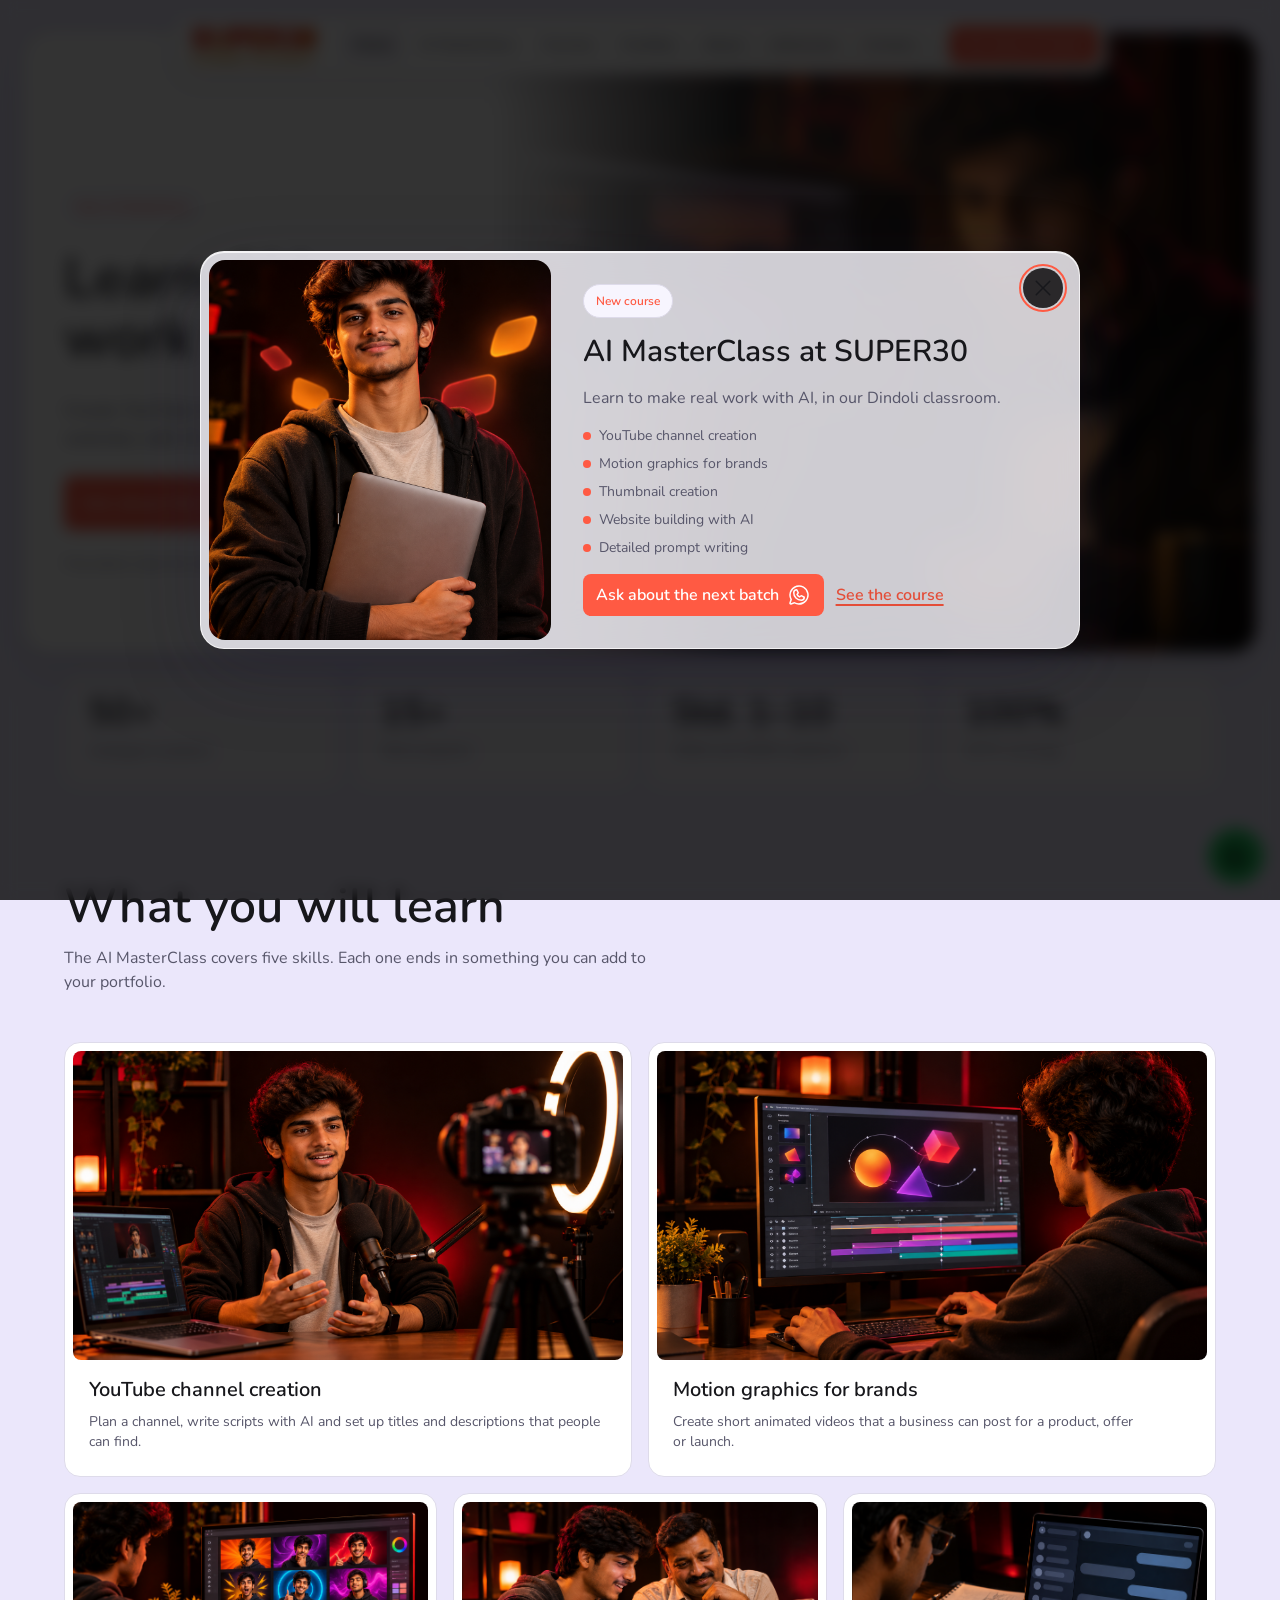
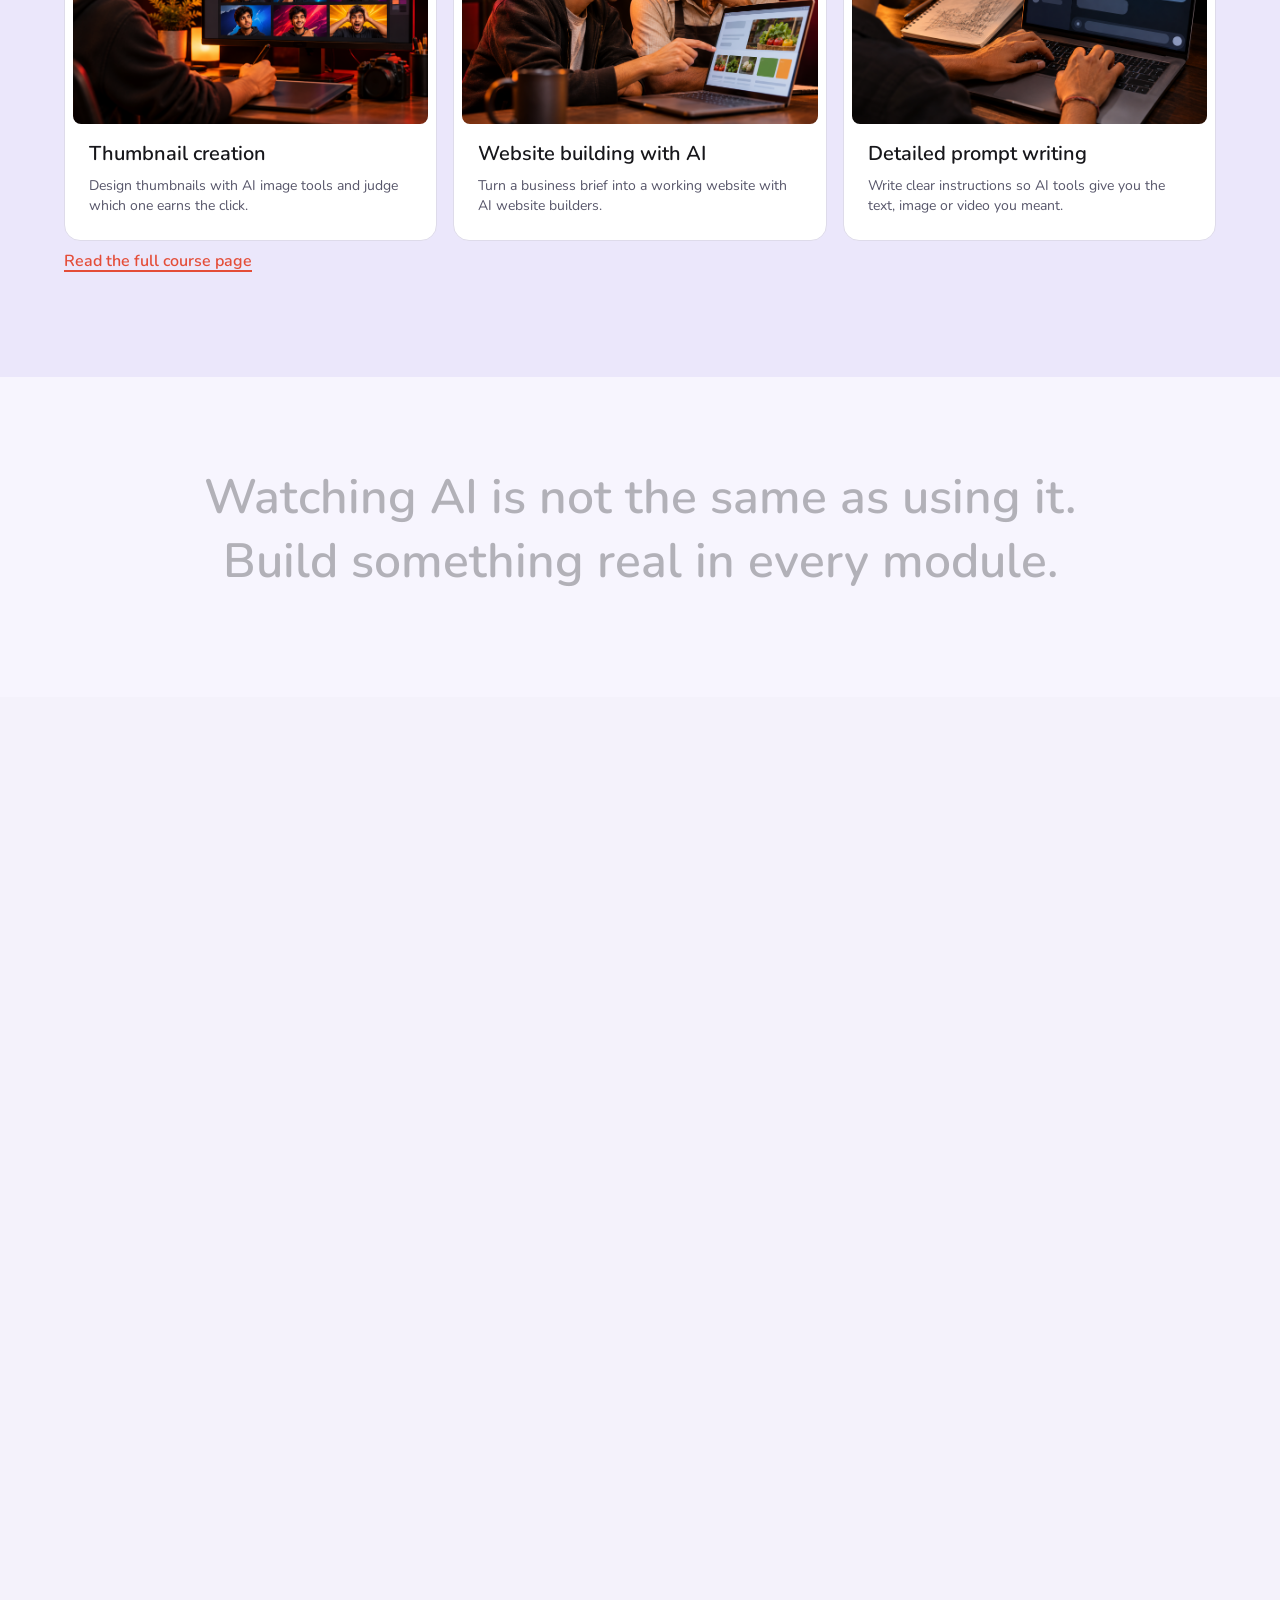
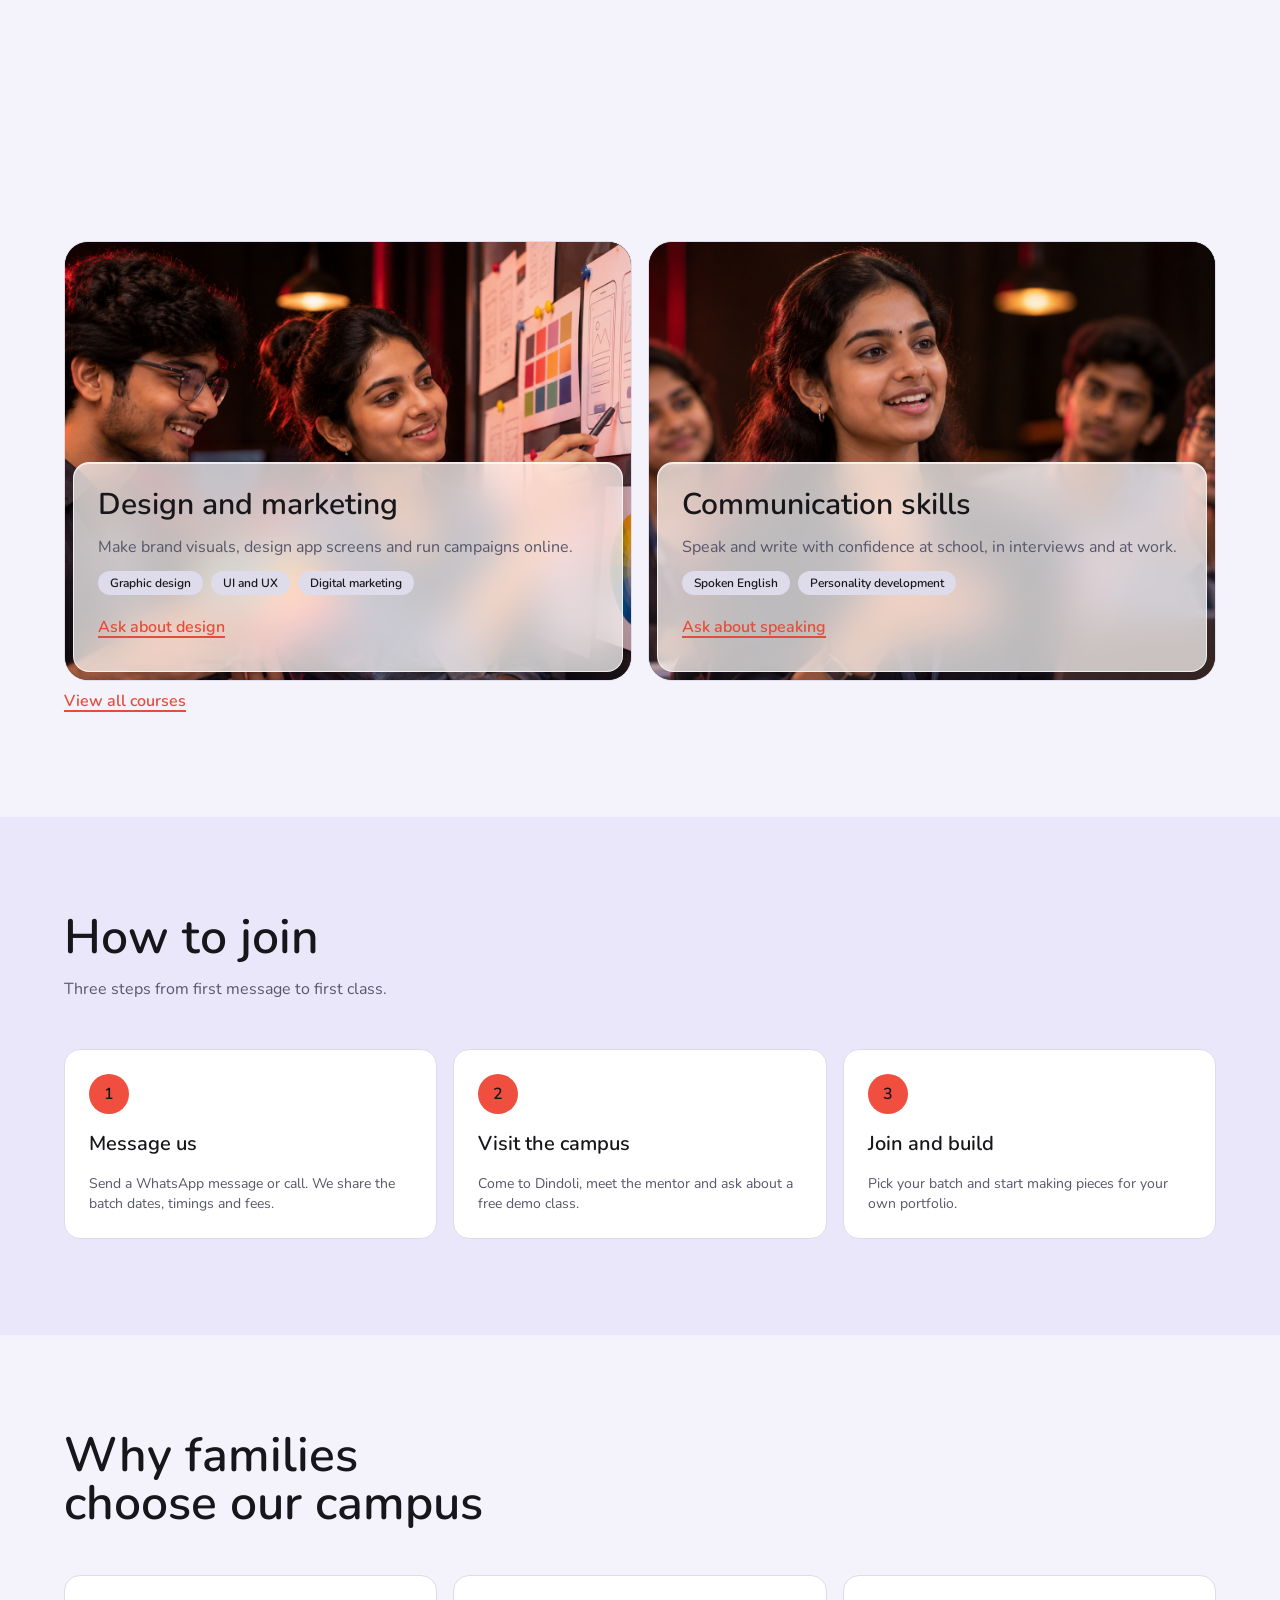
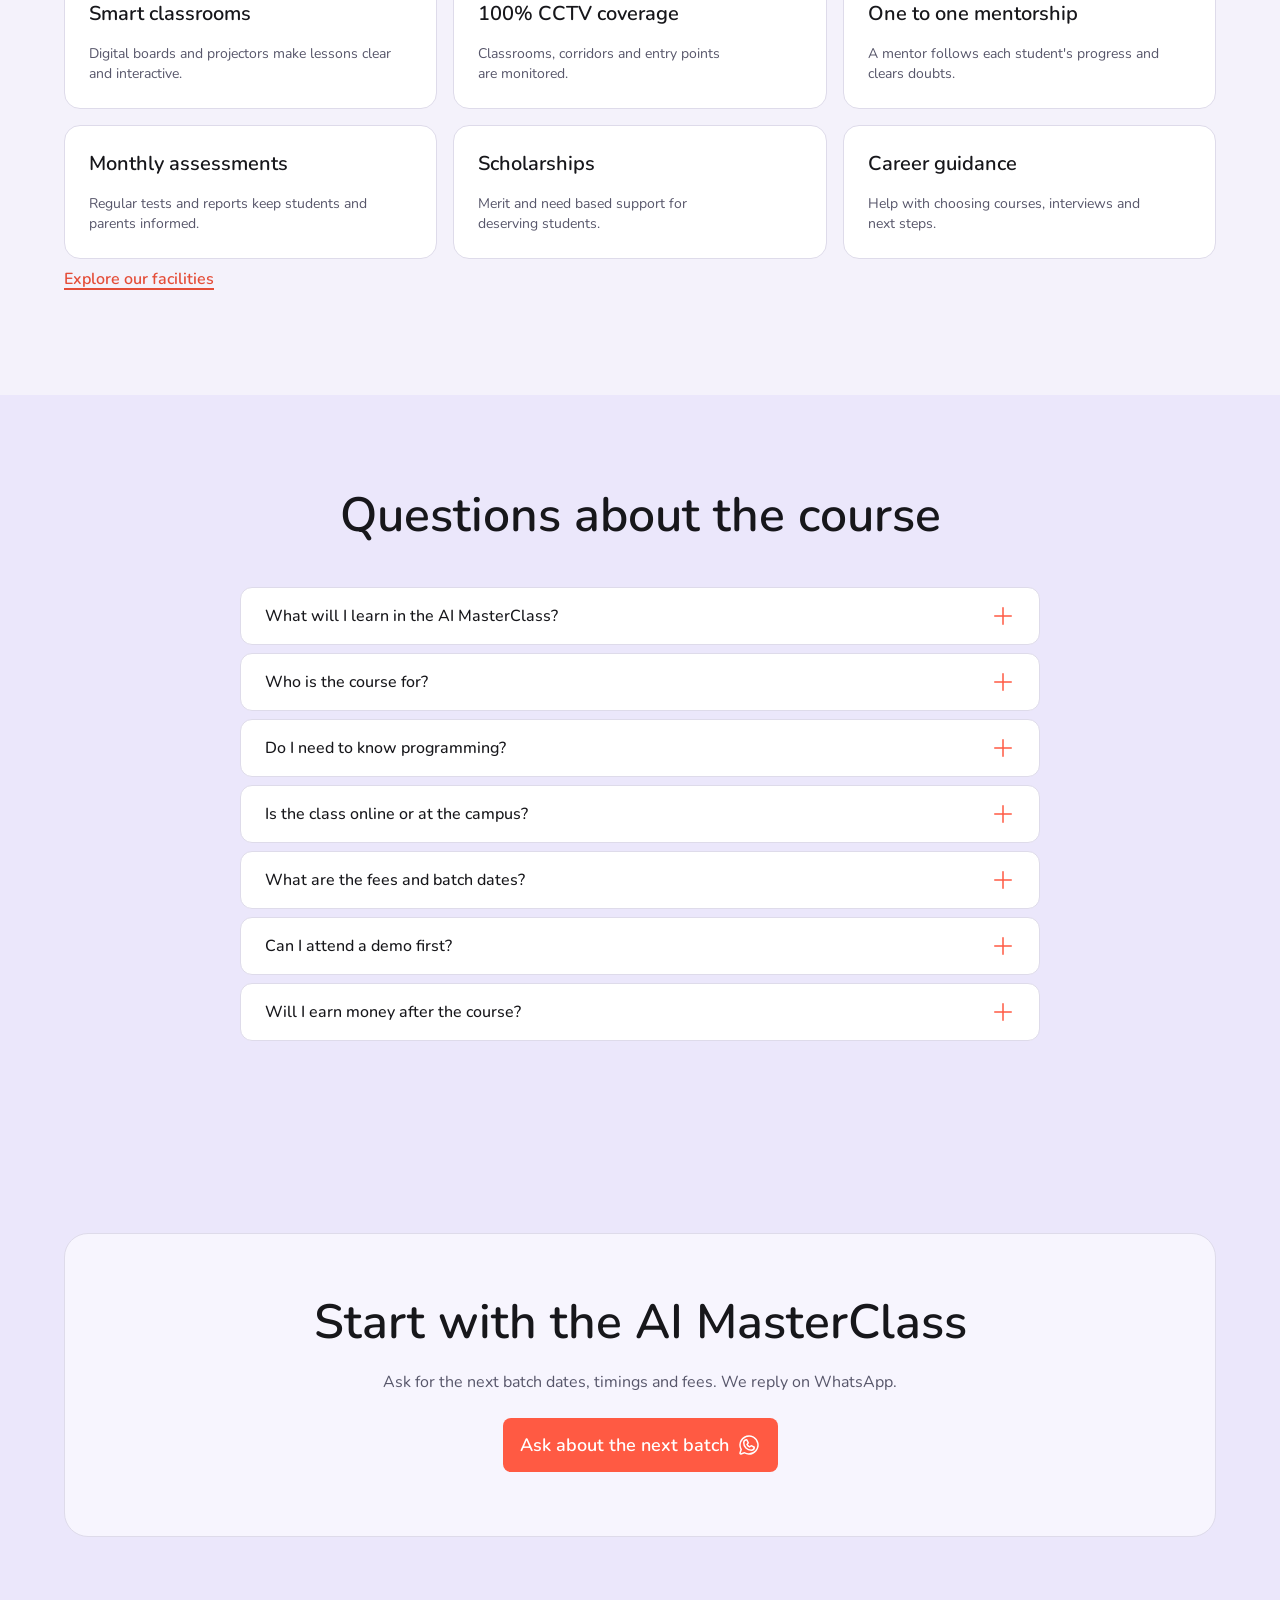
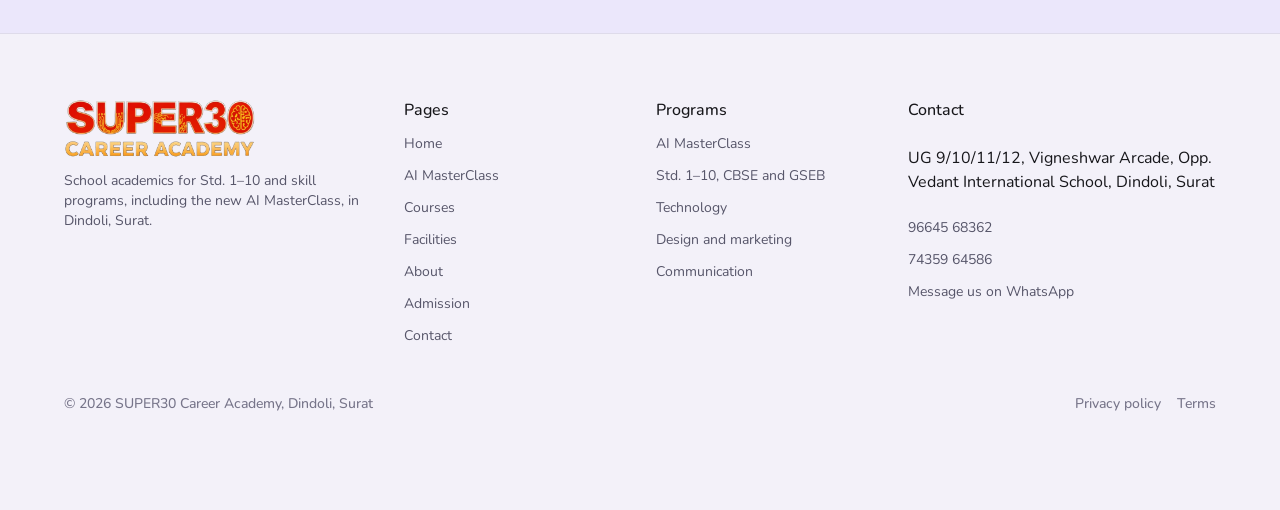
<file: index.html>
<!DOCTYPE html>
<html lang="en">
<head>
<meta charset="UTF-8">
<meta name="viewport" content="width=device-width, initial-scale=1">
<title>SUPER30 Career Academy, Dindoli Surat | AI MasterClass and Std. 1–10</title>
<meta name="description" content="Join the AI MasterClass at SUPER30 Career Academy in Dindoli, Surat. Also CBSE and GSEB academics for Std. 1 to 10 and 15+ skill programs.">
<meta name="robots" content="index, follow">
<link rel="canonical" href="https://super30careeracademy.com/">
<meta name="theme-color" content="#ebe7fb">
<meta property="og:type" content="website">
<meta property="og:site_name" content="SUPER30 Career Academy">
<meta property="og:title" content="SUPER30 Career Academy, Dindoli Surat | AI MasterClass and Std. 1–10">
<meta property="og:description" content="Join the AI MasterClass at SUPER30 Career Academy in Dindoli, Surat. Also CBSE and GSEB academics for Std. 1 to 10 and 15+ skill programs.">
<meta property="og:url" content="https://super30careeracademy.com/">
<meta property="og:image" content="https://super30careeracademy.com/assets/og-image.jpg">
<meta name="twitter:card" content="summary_large_image">
<link rel="icon" href="favicon.ico" sizes="48x48">
<link rel="icon" type="image/png" href="assets/favicon-64.png">
<link rel="apple-touch-icon" href="assets/apple-touch-icon.png">
<link rel="preconnect" href="https://fonts.googleapis.com">
<link rel="preconnect" href="https://fonts.gstatic.com" crossorigin>
<link rel="stylesheet" href="https://fonts.googleapis.com/css2?family=Nunito:wght@400;500;600;700;800&display=swap">
<link rel="stylesheet" href="styles.css">
<script>document.documentElement.classList.add('js')</script>
<script src="script.js" defer></script>
<script type="application/ld+json">{"@context": "https://schema.org", "@type": "FAQPage", "mainEntity": [{"@type": "Question", "name": "What will I learn in the AI MasterClass?", "acceptedAnswer": {"@type": "Answer", "text": "Five core topics: YouTube channel creation, motion graphics for brands, thumbnail creation, website building with AI and detailed prompt writing."}}, {"@type": "Question", "name": "Who is the course for?", "acceptedAnswer": {"@type": "Answer", "text": "Students, young adults, creators and local business owners who want practical AI skills."}}, {"@type": "Question", "name": "Do I need to know programming?", "acceptedAnswer": {"@type": "Answer", "text": "The five core topics focus on using AI tools. Programming is not one of them."}}, {"@type": "Question", "name": "Is the class online or at the campus?", "acceptedAnswer": {"@type": "Answer", "text": "Classes are held in person at our Dindoli campus in Surat."}}, {"@type": "Question", "name": "What are the fees and batch dates?", "acceptedAnswer": {"@type": "Answer", "text": "Message us on WhatsApp at 96645 68362 and we will share the current fees, dates and timings."}}, {"@type": "Question", "name": "Can I attend a demo first?", "acceptedAnswer": {"@type": "Answer", "text": "Yes. Ask us to book a free demo class before you enrol."}}, {"@type": "Question", "name": "Will I earn money after the course?", "acceptedAnswer": {"@type": "Answer", "text": "We cannot promise income. The course helps you build work you can show to employers or clients, and results depend on your practice and effort."}}]}</script>
</head>
<body>
<a class="skip" href="#main">Skip to content</a>
<header>
<nav class="nav" aria-label="Main">
  <div class="nav-bar">
    <a class="nav-logo" href="index.html"><img src="assets/logo.png" alt="SUPER30 Career Academy home" width="664" height="208"></a>
    <div class="nav-links"><a href="index.html" aria-current="page">Home</a><a href="ai-masterclass.html">AI MasterClass</a><a href="courses.html">Courses</a><a href="facilities.html">Facilities</a><a href="about.html">About</a><a href="admission.html">Admission</a><a href="contact.html">Contact</a></div>
    <a class="btn btn-primary btn-sm nav-cta" href="https://wa.me/917435964586?text=Hi%2C%20please%20share%20the%20next%20batch%20dates%20and%20fees%20for%20the%20AI%20MasterClass." target="_blank" rel="noopener">Ask about AI batch</a>
    <button class="menu-toggle" type="button" aria-expanded="false" aria-controls="mobileMenu" aria-label="Open menu"><span></span><span></span><span></span></button>
  </div>
</nav>
<div class="mobile-menu" id="mobileMenu"><a href="index.html" aria-current="page">Home</a><a href="ai-masterclass.html">AI MasterClass</a><a href="courses.html">Courses</a><a href="facilities.html">Facilities</a><a href="about.html">About</a><a href="admission.html">Admission</a><a href="contact.html">Contact</a><a class="btn btn-primary" href="https://wa.me/917435964586?text=Hi%2C%20please%20share%20the%20next%20batch%20dates%20and%20fees%20for%20the%20AI%20MasterClass." target="_blank" rel="noopener">Ask about AI batch</a></div>
</header>
<main id="main">
<section class="hero hero-photo">
<!-- To use a video, add here: <video src="assets/hero.mp4" poster="assets/images/hero.png" autoplay muted loop playsinline></video> -->
<div class="hero-bg" style="background-image:url('assets/images/hero.png'),url('assets/images/hero.svg')"></div>
<div class="container">
<div class="hero-copy">
  <span class="pill caption-3">New: AI MasterClass</span>
  <h1 class="heading-1 gradient-heading">Learn AI by <span style="color:var(--amber)">making</span><br>work you can show</h1>
  <p class="hero-sub">Create YouTube channels, motion graphics, thumbnails and websites with AI, guided in person by mentors in Dindoli, Surat.</p>
  <div class="actions"><a class="btn btn-primary btn-lg" href="https://wa.me/917435964586?text=Hi%2C%20please%20share%20the%20next%20batch%20dates%20and%20fees%20for%20the%20AI%20MasterClass." target="_blank" rel="noopener">Ask about the next batch<svg class="icon" viewBox="0 0 256 256" aria-hidden="true"><path d="M187.58,144.84l-32-16a8,8,0,0,0-8,.5l-14.69,9.8a40.55,40.55,0,0,1-16-16l9.8-14.69a8,8,0,0,0,.5-8l-16-32A8,8,0,0,0,104,64a40,40,0,0,0-40,40,88.1,88.1,0,0,0,88,88,40,40,0,0,0,40-40A8,8,0,0,0,187.58,144.84ZM152,176a72.08,72.08,0,0,1-72-72A24,24,0,0,1,99.29,80.46l11.48,23L101,118a8,8,0,0,0-.73,7.51,56.47,56.47,0,0,0,30.15,30.15A8,8,0,0,0,138,155l14.61-9.74,23,11.48A24,24,0,0,1,152,176ZM128,24A104,104,0,0,0,36.18,176.88L24.83,210.93a16,16,0,0,0,20.24,20.24l34.05-11.35A104,104,0,1,0,128,24Zm0,192a87.87,87.87,0,0,1-44.06-11.81,8,8,0,0,0-6.54-.67L40,216,52.47,178.6a8,8,0,0,0-.66-6.54A88,88,0,1,1,128,216Z"/></svg></a><a class="text-link" href="#learn">See what you will learn</a></div>
  <p class="proof caption-1">Free demo class for new students</p>
</div>
</div></section>
<section aria-label="Academy at a glance"><div class="container"><ul class="stats"><li class="stat reveal"><strong>50+</strong><span class="caption-1">Intelligent students</span></li><li class="stat reveal"><strong>15+</strong><span class="caption-1">Skill programs</span></li><li class="stat reveal"><strong>Std. 1–10</strong><span class="caption-1">CBSE and GSEB academics</span></li><li class="stat reveal"><strong>100%</strong><span class="caption-1">CCTV coverage</span></li></ul></div></section>
<section class="section " id="learn"><div class="container"><div class="section-head reveal"><h2 class="heading-2">What you will learn</h2><p class="body-3">The AI MasterClass covers five skills. Each one ends in something you can add to your portfolio.</p></div><div class="topics"><article class="card topic wide reveal"><div class="media " role="img" aria-label="YouTube channel creation" style="background-image:url('assets/images/ai-youtube.png'),url('assets/images/ai-youtube.svg')"></div><div class="topic-body"><h3 class="heading-6 topic-title">YouTube channel creation</h3><p class="body-6">Plan a channel, write scripts with AI and set up titles and descriptions that people can find.</p></div></article><article class="card topic wide reveal"><div class="media " role="img" aria-label="Motion graphics for brands" style="background-image:url('assets/images/ai-motion.png'),url('assets/images/ai-motion.svg')"></div><div class="topic-body"><h3 class="heading-6 topic-title">Motion graphics for brands</h3><p class="body-6">Create short animated videos that a business can post for a product, offer or launch.</p></div></article><article class="card topic reveal"><div class="media " role="img" aria-label="Thumbnail creation" style="background-image:url('assets/images/ai-thumbnail.png'),url('assets/images/ai-thumbnail.svg')"></div><div class="topic-body"><h3 class="heading-6 topic-title">Thumbnail creation</h3><p class="body-6">Design thumbnails with AI image tools and judge which one earns the click.</p></div></article><article class="card topic reveal"><div class="media " role="img" aria-label="Website building with AI" style="background-image:url('assets/images/ai-website.png'),url('assets/images/ai-website.svg')"></div><div class="topic-body"><h3 class="heading-6 topic-title">Website building with AI</h3><p class="body-6">Turn a business brief into a working website with AI website builders.</p></div></article><article class="card topic reveal"><div class="media " role="img" aria-label="Detailed prompt writing" style="background-image:url('assets/images/ai-prompt.png'),url('assets/images/ai-prompt.svg')"></div><div class="topic-body"><h3 class="heading-6 topic-title">Detailed prompt writing</h3><p class="body-6">Write clear instructions so AI tools give you the text, image or video you meant.</p></div></article></div><div class="actions"><a class="text-link" href="ai-masterclass.html">Read the full course page</a></div></div></section><section class="tagline section-warm"><div class="container"><p><span class="line">Watching AI is not the same as using it.</span> <span class="line">Build something real in every module.</span></p></div></section><section class="section section-alt"><div class="container"><div class="section-head reveal"><h2 class="heading-2">What we offer</h2><p class="body-3">School academics and skill programs under one roof.</p></div><div class="offers"><article class="offer reveal" id="school"><div class="offer-bg" style="background-image:url('assets/images/std-1-5.png'),url('assets/images/std-1-5.svg')"></div><div class="offer-body"><h3 class="heading-4">Standards 1st to 5th</h3><p class="body-3">A strong start in Maths, English and Science through activities, with a progress report every month.</p><ul class="chips"><li>CBSE</li><li>GSEB</li><li>Activity based learning</li></ul><a class="text-link" href="https://wa.me/917435964586?text=Hi%2C%20I%20would%20like%20to%20know%20about%20Standards%201st%20to%205th%20at%20SUPER30." target="_blank" rel="noopener">Ask about Std. 1 to 5</a></div></article><article class="offer reveal" id="middle"><div class="offer-bg" style="background-image:url('assets/images/std-6-8.png'),url('assets/images/std-6-8.svg')"></div><div class="offer-body"><h3 class="heading-4">Standards 6th to 8th</h3><p class="body-3">All core subjects taught concept first, with regular practice tests and doubt clearing sessions.</p><ul class="chips"><li>CBSE</li><li>GSEB</li><li>Practice tests</li></ul><a class="text-link" href="https://wa.me/917435964586?text=Hi%2C%20I%20would%20like%20to%20know%20about%20Standards%206th%20to%208th%20at%20SUPER30." target="_blank" rel="noopener">Ask about Std. 6 to 8</a></div></article><article class="offer reveal" id="board"><div class="offer-bg" style="background-image:url('assets/images/std-9-10.png'),url('assets/images/std-9-10.svg')"></div><div class="offer-body"><h3 class="heading-4">Standards 9th and 10th</h3><p class="body-3">Board exam preparation with the full syllabus, previous year papers and mock exams.</p><ul class="chips"><li>CBSE</li><li>GSEB</li><li>Mock exams</li></ul><a class="text-link" href="https://wa.me/917435964586?text=Hi%2C%20I%20would%20like%20to%20know%20about%20Standards%209th%20and%2010th%20at%20SUPER30." target="_blank" rel="noopener">Ask about Std. 9 and 10</a></div></article><article class="offer reveal" id="technology"><div class="offer-bg" style="background-image:url('assets/images/technology.png'),url('assets/images/technology.svg')"></div><div class="offer-body"><h3 class="heading-4">Technology programs</h3><p class="body-3">Computer basics to full stack development, learned by working on projects.</p><ul class="chips"><li>Python</li><li>AI and ML</li><li>Data</li><li>Web</li></ul><a class="text-link" href="https://wa.me/917435964586?text=Hi%2C%20I%20would%20like%20to%20know%20about%20Technology%20programs%20at%20SUPER30." target="_blank" rel="noopener">Ask about technology</a></div></article><article class="offer reveal" id="design"><div class="offer-bg" style="background-image:url('assets/images/design-marketing.png'),url('assets/images/design-marketing.svg')"></div><div class="offer-body"><h3 class="heading-4">Design and marketing</h3><p class="body-3">Make brand visuals, design app screens and run campaigns online.</p><ul class="chips"><li>Graphic design</li><li>UI and UX</li><li>Digital marketing</li></ul><a class="text-link" href="https://wa.me/917435964586?text=Hi%2C%20I%20would%20like%20to%20know%20about%20Design%20and%20marketing%20at%20SUPER30." target="_blank" rel="noopener">Ask about design</a></div></article><article class="offer reveal" id="communication"><div class="offer-bg" style="background-image:url('assets/images/communication.png'),url('assets/images/communication.svg')"></div><div class="offer-body"><h3 class="heading-4">Communication skills</h3><p class="body-3">Speak and write with confidence at school, in interviews and at work.</p><ul class="chips"><li>Spoken English</li><li>Personality development</li></ul><a class="text-link" href="https://wa.me/917435964586?text=Hi%2C%20I%20would%20like%20to%20know%20about%20Communication%20skills%20at%20SUPER30." target="_blank" rel="noopener">Ask about speaking</a></div></article></div><div class="actions"><a class="text-link" href="courses.html">View all courses</a></div></div></section><section class="section "><div class="container"><div class="section-head reveal"><h2 class="heading-2">How to join</h2><p class="body-3">Three steps from first message to first class.</p></div><ol class="grid grid-3"><li class="card card-static reveal"><span class="step-num">1</span><h3 class="heading-6">Message us</h3><p class="body-6">Send a WhatsApp message or call. We share the batch dates, timings and fees.</p></li><li class="card card-static reveal"><span class="step-num">2</span><h3 class="heading-6">Visit the campus</h3><p class="body-6">Come to Dindoli, meet the mentor and ask about a free demo class.</p></li><li class="card card-static reveal"><span class="step-num">3</span><h3 class="heading-6">Join and build</h3><p class="body-6">Pick your batch and start making pieces for your own portfolio.</p></li></ol></div></section><section class="section section-alt"><div class="container"><div class="section-head reveal"><h2 class="heading-2">Why families choose our campus</h2></div><div class="grid grid-3"><article class="card card-static reveal"><h3 class="heading-6">Smart classrooms</h3><p class="body-6">Digital boards and projectors make lessons clear and interactive.</p></article><article class="card card-static reveal"><h3 class="heading-6">100% CCTV coverage</h3><p class="body-6">Classrooms, corridors and entry points are monitored.</p></article><article class="card card-static reveal"><h3 class="heading-6">One to one mentorship</h3><p class="body-6">A mentor follows each student's progress and clears doubts.</p></article><article class="card card-static reveal"><h3 class="heading-6">Monthly assessments</h3><p class="body-6">Regular tests and reports keep students and parents informed.</p></article><article class="card card-static reveal"><h3 class="heading-6">Scholarships</h3><p class="body-6">Merit and need based support for deserving students.</p></article><article class="card card-static reveal"><h3 class="heading-6">Career guidance</h3><p class="body-6">Help with choosing courses, interviews and next steps.</p></article></div><div class="actions"><a class="text-link" href="facilities.html">Explore our facilities</a></div></div></section><section class="section "><div class="container"><div class="section-head center reveal"><h2 class="heading-2">Questions about the course</h2></div><div class="faq"><details class="reveal"><summary>What will I learn in the AI MasterClass?<svg class="icon" viewBox="0 0 256 256" aria-hidden="true"><path d="M224,128a8,8,0,0,1-8,8H136v80a8,8,0,0,1-16,0V136H40a8,8,0,0,1,0-16h80V40a8,8,0,0,1,16,0v80h80A8,8,0,0,1,224,128Z"/></svg></summary><p class="body-6">Five core topics: YouTube channel creation, motion graphics for brands, thumbnail creation, website building with AI and detailed prompt writing.</p></details><details class="reveal"><summary>Who is the course for?<svg class="icon" viewBox="0 0 256 256" aria-hidden="true"><path d="M224,128a8,8,0,0,1-8,8H136v80a8,8,0,0,1-16,0V136H40a8,8,0,0,1,0-16h80V40a8,8,0,0,1,16,0v80h80A8,8,0,0,1,224,128Z"/></svg></summary><p class="body-6">Students, young adults, creators and local business owners who want practical AI skills.</p></details><details class="reveal"><summary>Do I need to know programming?<svg class="icon" viewBox="0 0 256 256" aria-hidden="true"><path d="M224,128a8,8,0,0,1-8,8H136v80a8,8,0,0,1-16,0V136H40a8,8,0,0,1,0-16h80V40a8,8,0,0,1,16,0v80h80A8,8,0,0,1,224,128Z"/></svg></summary><p class="body-6">The five core topics focus on using AI tools. Programming is not one of them.</p></details><details class="reveal"><summary>Is the class online or at the campus?<svg class="icon" viewBox="0 0 256 256" aria-hidden="true"><path d="M224,128a8,8,0,0,1-8,8H136v80a8,8,0,0,1-16,0V136H40a8,8,0,0,1,0-16h80V40a8,8,0,0,1,16,0v80h80A8,8,0,0,1,224,128Z"/></svg></summary><p class="body-6">Classes are held in person at our Dindoli campus in Surat.</p></details><details class="reveal"><summary>What are the fees and batch dates?<svg class="icon" viewBox="0 0 256 256" aria-hidden="true"><path d="M224,128a8,8,0,0,1-8,8H136v80a8,8,0,0,1-16,0V136H40a8,8,0,0,1,0-16h80V40a8,8,0,0,1,16,0v80h80A8,8,0,0,1,224,128Z"/></svg></summary><p class="body-6">Message us on WhatsApp at 96645 68362 and we will share the current fees, dates and timings.</p></details><details class="reveal"><summary>Can I attend a demo first?<svg class="icon" viewBox="0 0 256 256" aria-hidden="true"><path d="M224,128a8,8,0,0,1-8,8H136v80a8,8,0,0,1-16,0V136H40a8,8,0,0,1,0-16h80V40a8,8,0,0,1,16,0v80h80A8,8,0,0,1,224,128Z"/></svg></summary><p class="body-6">Yes. Ask us to book a free demo class before you enrol.</p></details><details class="reveal"><summary>Will I earn money after the course?<svg class="icon" viewBox="0 0 256 256" aria-hidden="true"><path d="M224,128a8,8,0,0,1-8,8H136v80a8,8,0,0,1-16,0V136H40a8,8,0,0,1,0-16h80V40a8,8,0,0,1,16,0v80h80A8,8,0,0,1,224,128Z"/></svg></summary><p class="body-6">We cannot promise income. The course helps you build work you can show to employers or clients, and results depend on your practice and effort.</p></details></div></div></section><section class="section "><div class="container"><div class="cta reveal"><h2 class="heading-2">Start with the AI MasterClass</h2><p class="body-3">Ask for the next batch dates, timings and fees. We reply on WhatsApp.</p><a class="btn btn-primary btn-lg" href="https://wa.me/917435964586?text=Hi%2C%20please%20share%20the%20next%20batch%20dates%20and%20fees%20for%20the%20AI%20MasterClass." target="_blank" rel="noopener">Ask about the next batch<svg class="icon" viewBox="0 0 256 256" aria-hidden="true"><path d="M187.58,144.84l-32-16a8,8,0,0,0-8,.5l-14.69,9.8a40.55,40.55,0,0,1-16-16l9.8-14.69a8,8,0,0,0,.5-8l-16-32A8,8,0,0,0,104,64a40,40,0,0,0-40,40,88.1,88.1,0,0,0,88,88,40,40,0,0,0,40-40A8,8,0,0,0,187.58,144.84ZM152,176a72.08,72.08,0,0,1-72-72A24,24,0,0,1,99.29,80.46l11.48,23L101,118a8,8,0,0,0-.73,7.51,56.47,56.47,0,0,0,30.15,30.15A8,8,0,0,0,138,155l14.61-9.74,23,11.48A24,24,0,0,1,152,176ZM128,24A104,104,0,0,0,36.18,176.88L24.83,210.93a16,16,0,0,0,20.24,20.24l34.05-11.35A104,104,0,1,0,128,24Zm0,192a87.87,87.87,0,0,1-44.06-11.81,8,8,0,0,0-6.54-.67L40,216,52.47,178.6a8,8,0,0,0-.66-6.54A88,88,0,1,1,128,216Z"/></svg></a></div></div></section>
</main>
<footer class="footer">
  <div class="container">
    <div class="footer-grid">
      <div class="footer-col">
        <img src="assets/logo.png" alt="SUPER30 Career Academy" width="664" height="208">
        <p class="body-6">School academics for Std. 1–10 and skill programs, including the new AI MasterClass, in Dindoli, Surat.</p>
      </div>
      <div class="footer-col"><h2 class="title-3">Pages</h2><a class="body-6" href="index.html">Home</a><a class="body-6" href="ai-masterclass.html">AI MasterClass</a><a class="body-6" href="courses.html">Courses</a><a class="body-6" href="facilities.html">Facilities</a><a class="body-6" href="about.html">About</a><a class="body-6" href="admission.html">Admission</a><a class="body-6" href="contact.html">Contact</a></div>
      <div class="footer-col"><h2 class="title-3">Programs</h2><a class="body-6" href="ai-masterclass.html">AI MasterClass</a><a class="body-6" href="courses.html#school">Std. 1–10, CBSE and GSEB</a><a class="body-6" href="courses.html#technology">Technology</a><a class="body-6" href="courses.html#design">Design and marketing</a><a class="body-6" href="courses.html#communication">Communication</a></div>
      <div class="footer-col"><h2 class="title-3">Contact</h2>
        <p class="footer-line body-6"><address>UG 9/10/11/12, Vigneshwar Arcade, Opp. Vedant International School, Dindoli, Surat</address></p>
        <a class="footer-line body-6" href="tel:+919664568362">96645 68362</a>
        <a class="footer-line body-6" href="tel:+917435964586">74359 64586</a>
        <a class="footer-line body-6" href="https://wa.me/917435964586" target="_blank" rel="noopener">Message us on WhatsApp</a>
      </div>
    </div>
    <div class="footer-bottom">
      <p class="caption-1">© 2026 SUPER30 Career Academy, Dindoli, Surat</p>
      <nav class="caption-1" aria-label="Legal"><a href="privacy.html">Privacy policy</a><a href="terms.html">Terms</a></nav>
    </div>
  </div>
</footer>
<a class="whatsapp" href="https://wa.me/917435964586?text=Hi%2C%20I%20would%20like%20to%20know%20more%20about%20SUPER30%20Career%20Academy." target="_blank" rel="noopener" aria-label="Chat on WhatsApp"><svg class="icon" viewBox="0 0 256 256" aria-hidden="true"><path d="M187.58,144.84l-32-16a8,8,0,0,0-8,.5l-14.69,9.8a40.55,40.55,0,0,1-16-16l9.8-14.69a8,8,0,0,0,.5-8l-16-32A8,8,0,0,0,104,64a40,40,0,0,0-40,40,88.1,88.1,0,0,0,88,88,40,40,0,0,0,40-40A8,8,0,0,0,187.58,144.84ZM152,176a72.08,72.08,0,0,1-72-72A24,24,0,0,1,99.29,80.46l11.48,23L101,118a8,8,0,0,0-.73,7.51,56.47,56.47,0,0,0,30.15,30.15A8,8,0,0,0,138,155l14.61-9.74,23,11.48A24,24,0,0,1,152,176ZM128,24A104,104,0,0,0,36.18,176.88L24.83,210.93a16,16,0,0,0,20.24,20.24l34.05-11.35A104,104,0,1,0,128,24Zm0,192a87.87,87.87,0,0,1-44.06-11.81,8,8,0,0,0-6.54-.67L40,216,52.47,178.6a8,8,0,0,0-.66-6.54A88,88,0,1,1,128,216Z"/></svg></a>
<dialog class="popup" id="coursePopup" aria-labelledby="popupTitle">
  <button class="popup-close" type="button" data-close aria-label="Close"><svg class="icon" viewBox="0 0 256 256" aria-hidden="true"><path d="M205.66,194.34a8,8,0,0,1-11.32,11.32L128,139.31,61.66,205.66a8,8,0,0,1-11.32-11.32L116.69,128,50.34,61.66A8,8,0,0,1,61.66,50.34L128,116.69l66.34-66.35a8,8,0,0,1,11.32,11.32L139.31,128Z"/></svg></button>
  <div class="popup-grid">
    <div class="media " role="img" aria-label="Student learning AI tools on a laptop" style="background-image:url('assets/images/popup.png'),url('assets/images/popup.svg')"></div>
    <div class="popup-body">
      <span class="pill caption-3">New course</span>
      <h2 class="heading-4" id="popupTitle">AI MasterClass at SUPER30</h2>
      <p class="body-3">Learn to make real work with AI, in our Dindoli classroom.</p>
      <ul class="list"><li><span class="body-6">YouTube channel creation</span></li><li><span class="body-6">Motion graphics for brands</span></li><li><span class="body-6">Thumbnail creation</span></li><li><span class="body-6">Website building with AI</span></li><li><span class="body-6">Detailed prompt writing</span></li></ul>
      <div class="actions"><a class="btn btn-primary" href="https://wa.me/917435964586?text=Hi%2C%20please%20share%20the%20next%20batch%20dates%20and%20fees%20for%20the%20AI%20MasterClass." target="_blank" rel="noopener">Ask about the next batch<svg class="icon" viewBox="0 0 256 256" aria-hidden="true"><path d="M187.58,144.84l-32-16a8,8,0,0,0-8,.5l-14.69,9.8a40.55,40.55,0,0,1-16-16l9.8-14.69a8,8,0,0,0,.5-8l-16-32A8,8,0,0,0,104,64a40,40,0,0,0-40,40,88.1,88.1,0,0,0,88,88,40,40,0,0,0,40-40A8,8,0,0,0,187.58,144.84ZM152,176a72.08,72.08,0,0,1-72-72A24,24,0,0,1,99.29,80.46l11.48,23L101,118a8,8,0,0,0-.73,7.51,56.47,56.47,0,0,0,30.15,30.15A8,8,0,0,0,138,155l14.61-9.74,23,11.48A24,24,0,0,1,152,176ZM128,24A104,104,0,0,0,36.18,176.88L24.83,210.93a16,16,0,0,0,20.24,20.24l34.05-11.35A104,104,0,1,0,128,24Zm0,192a87.87,87.87,0,0,1-44.06-11.81,8,8,0,0,0-6.54-.67L40,216,52.47,178.6a8,8,0,0,0-.66-6.54A88,88,0,1,1,128,216Z"/></svg></a><a class="text-link" href="ai-masterclass.html">See the course</a></div>
    </div>
  </div>
</dialog>
</body>
</html>
</file>
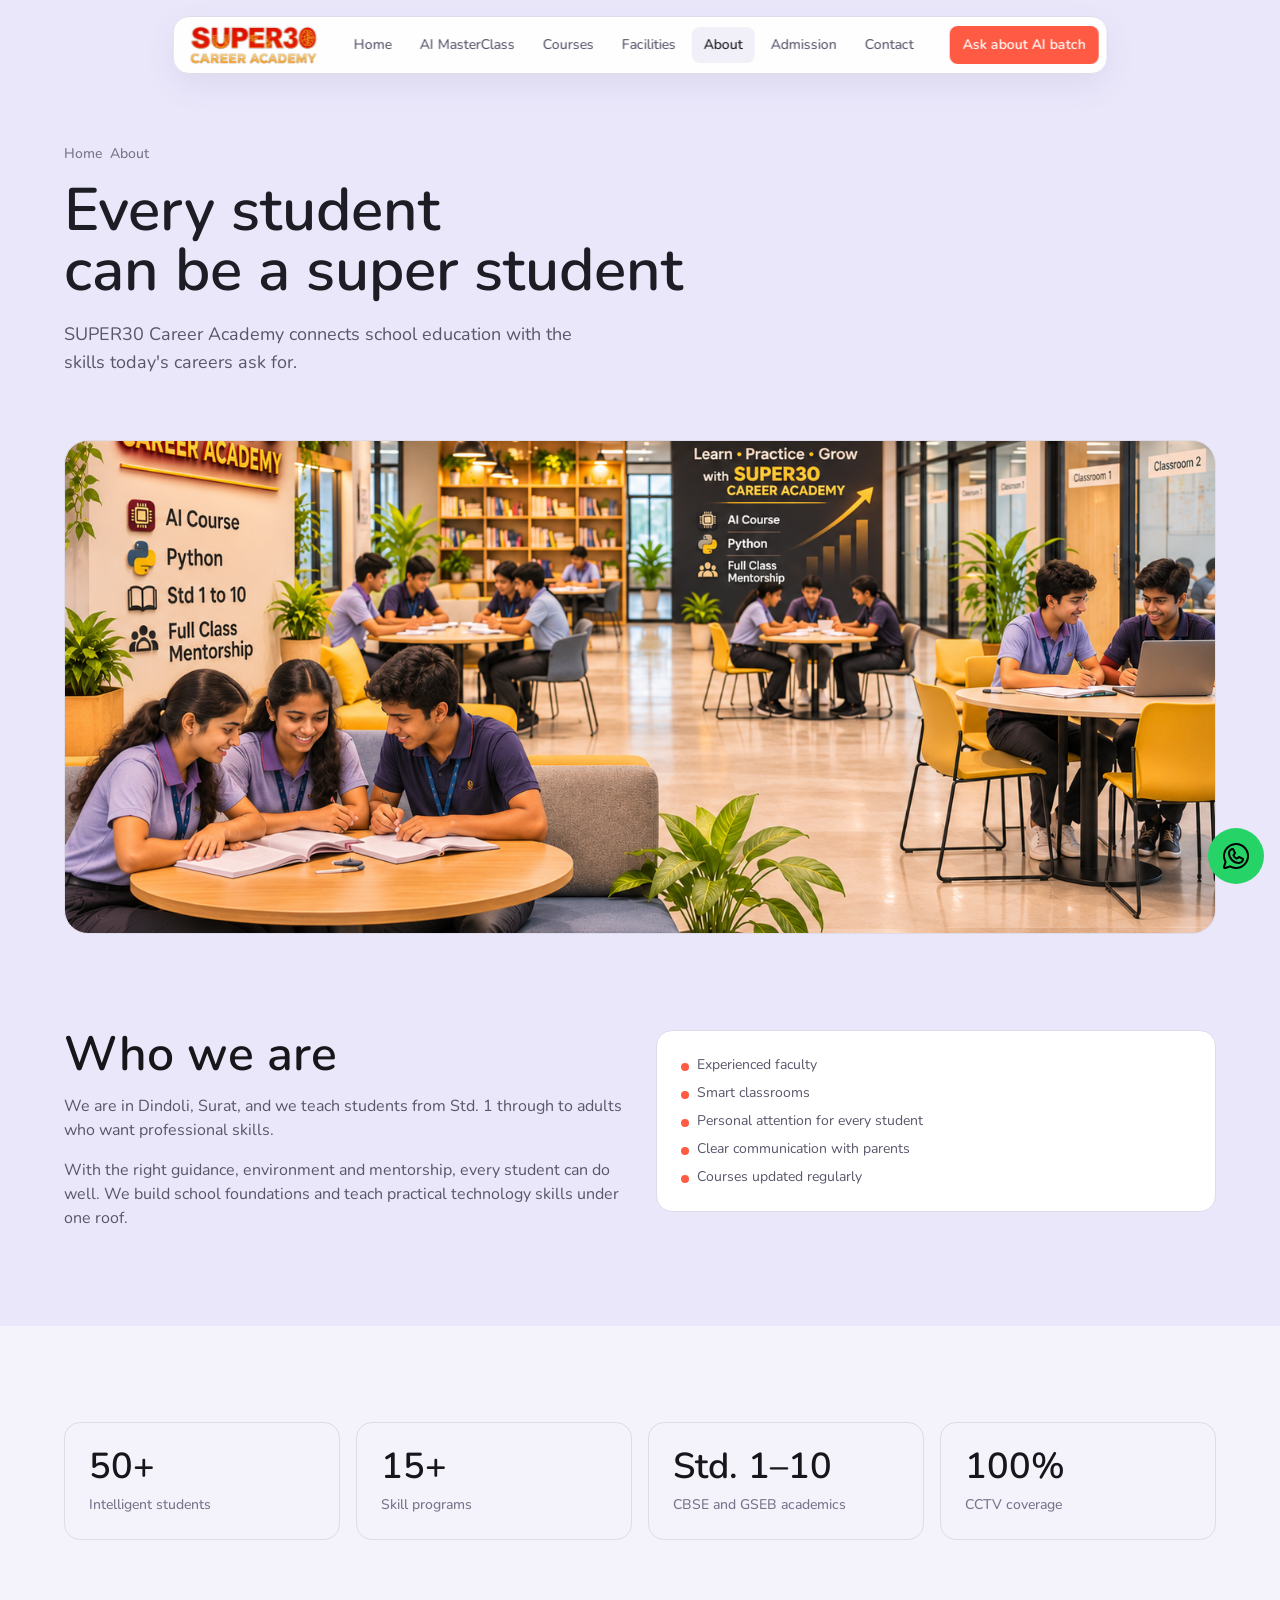
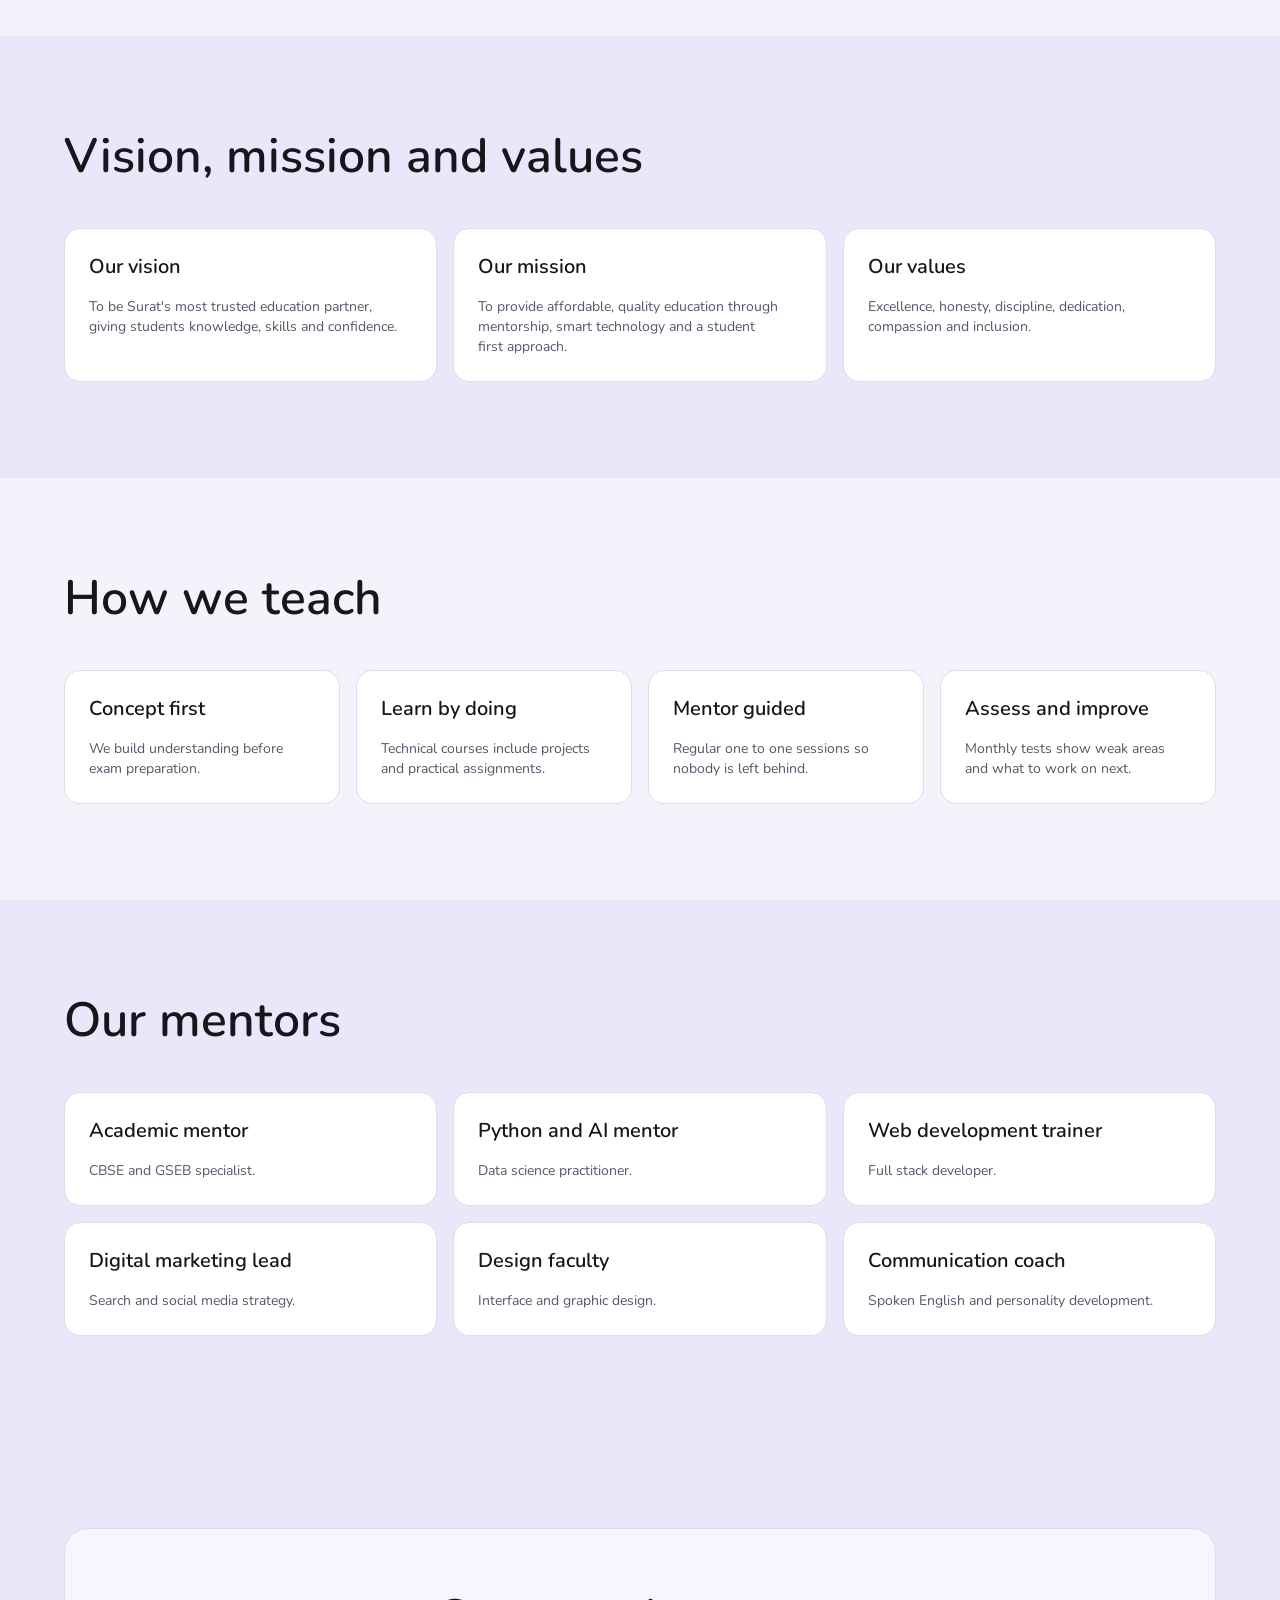
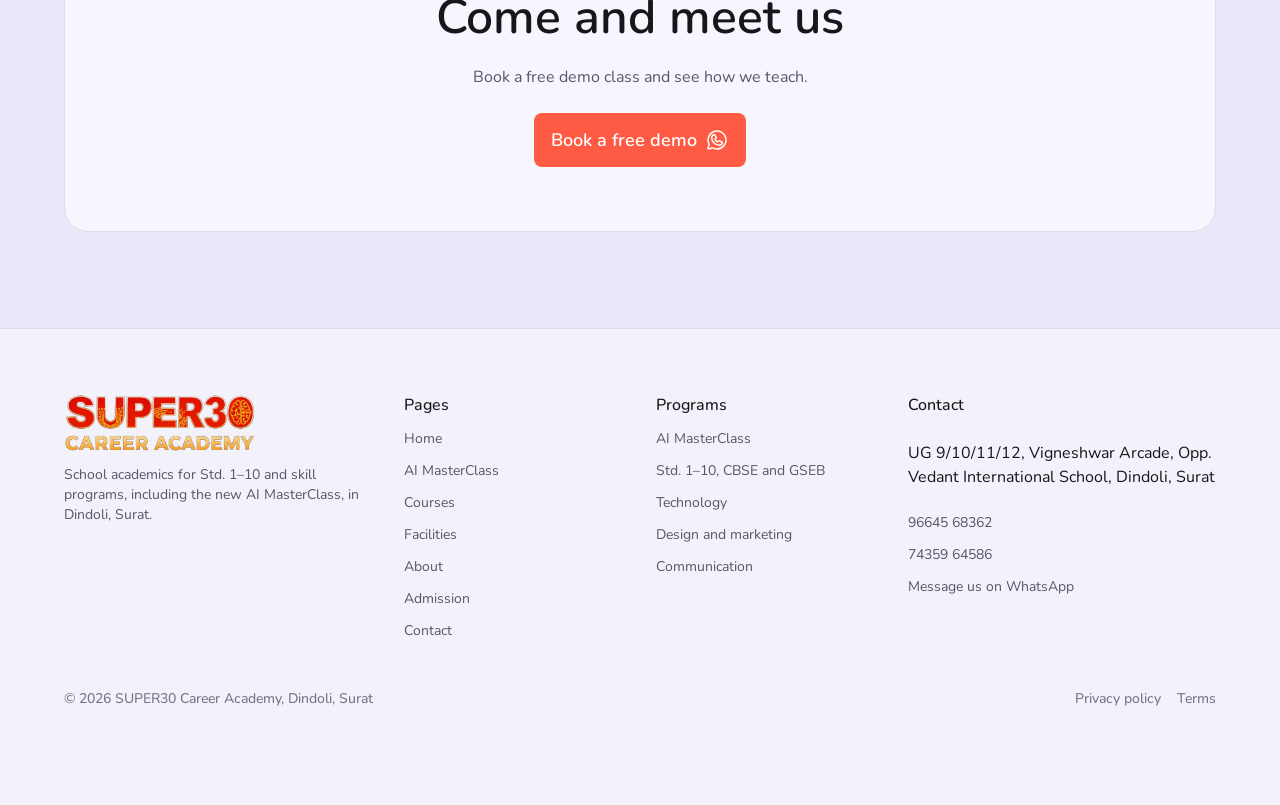
<file: about.html>
<!DOCTYPE html>
<html lang="en">
<head>
<meta charset="UTF-8">
<meta name="viewport" content="width=device-width, initial-scale=1">
<title>About | SUPER30 Career Academy, Dindoli Surat</title>
<meta name="description" content="Meet SUPER30 Career Academy in Dindoli, Surat: our approach, values and mentors.">
<meta name="robots" content="index, follow">
<link rel="canonical" href="https://super30careeracademy.com/about.html">
<meta name="theme-color" content="#ebe7fb">
<meta property="og:type" content="website">
<meta property="og:site_name" content="SUPER30 Career Academy">
<meta property="og:title" content="About | SUPER30 Career Academy, Dindoli Surat">
<meta property="og:description" content="Meet SUPER30 Career Academy in Dindoli, Surat: our approach, values and mentors.">
<meta property="og:url" content="https://super30careeracademy.com/about.html">
<meta property="og:image" content="https://super30careeracademy.com/assets/og-image.jpg">
<meta name="twitter:card" content="summary_large_image">
<link rel="icon" href="favicon.ico" sizes="48x48">
<link rel="icon" type="image/png" href="assets/favicon-64.png">
<link rel="apple-touch-icon" href="assets/apple-touch-icon.png">
<link rel="preconnect" href="https://fonts.googleapis.com">
<link rel="preconnect" href="https://fonts.gstatic.com" crossorigin>
<link rel="stylesheet" href="https://fonts.googleapis.com/css2?family=Nunito:wght@400;500;600;700;800&display=swap">
<link rel="stylesheet" href="styles.css">
<script>document.documentElement.classList.add('js')</script>
<script src="script.js" defer></script>
</head>
<body>
<a class="skip" href="#main">Skip to content</a>
<header>
<nav class="nav" aria-label="Main">
  <div class="nav-bar">
    <a class="nav-logo" href="index.html"><img src="assets/logo.png" alt="SUPER30 Career Academy home" width="664" height="208"></a>
    <div class="nav-links"><a href="index.html">Home</a><a href="ai-masterclass.html">AI MasterClass</a><a href="courses.html">Courses</a><a href="facilities.html">Facilities</a><a href="about.html" aria-current="page">About</a><a href="admission.html">Admission</a><a href="contact.html">Contact</a></div>
    <a class="btn btn-primary btn-sm nav-cta" href="https://wa.me/917435964586?text=Hi%2C%20please%20share%20the%20next%20batch%20dates%20and%20fees%20for%20the%20AI%20MasterClass." target="_blank" rel="noopener">Ask about AI batch</a>
    <button class="menu-toggle" type="button" aria-expanded="false" aria-controls="mobileMenu" aria-label="Open menu"><span></span><span></span><span></span></button>
  </div>
</nav>
<div class="mobile-menu" id="mobileMenu"><a href="index.html">Home</a><a href="ai-masterclass.html">AI MasterClass</a><a href="courses.html">Courses</a><a href="facilities.html">Facilities</a><a href="about.html" aria-current="page">About</a><a href="admission.html">Admission</a><a href="contact.html">Contact</a><a class="btn btn-primary" href="https://wa.me/917435964586?text=Hi%2C%20please%20share%20the%20next%20batch%20dates%20and%20fees%20for%20the%20AI%20MasterClass." target="_blank" rel="noopener">Ask about AI batch</a></div>
</header>
<main id="main">
<section class="page-head"><div class="container"><div class="stack">
<nav class="crumbs caption-1" aria-label="Breadcrumb"><a href="index.html">Home</a><span aria-current="page">About</span></nav>
<h1 class="heading-1 gradient-heading">Every student<br>can be a super student</h1><p class="hero-sub">SUPER30 Career Academy connects school education with the skills today's careers ask for.</p>
</div></div></section><section><div class="container"><div class="media banner reveal" role="img" aria-label="SUPER30 Career Academy campus" style="background-image:url('assets/images/about-banner.png'),url('assets/images/about-banner.svg')"></div></div></section><section class="section "><div class="container"><div class="split"><div class="stack reveal"><h2 class="heading-2">Who we are</h2>
<p class="body-3">We are in Dindoli, Surat, and we teach students from Std. 1 through to adults who want professional skills.</p>
<p class="body-3">With the right guidance, environment and mentorship, every student can do well. We build school foundations and teach practical technology skills under one roof.</p></div>
<div class="card card-static reveal"><ul class="list"><li><span class="body-6">Experienced faculty</span></li><li><span class="body-6">Smart classrooms</span></li><li><span class="body-6">Personal attention for every student</span></li><li><span class="body-6">Clear communication with parents</span></li><li><span class="body-6">Courses updated regularly</span></li></ul></div></div></div></section><section class="section section-alt"><div class="container"><ul class="stats"><li class="stat reveal"><strong>50+</strong><span class="caption-1">Intelligent students</span></li><li class="stat reveal"><strong>15+</strong><span class="caption-1">Skill programs</span></li><li class="stat reveal"><strong>Std. 1–10</strong><span class="caption-1">CBSE and GSEB academics</span></li><li class="stat reveal"><strong>100%</strong><span class="caption-1">CCTV coverage</span></li></ul></div></section><section class="section "><div class="container"><div class="section-head reveal"><h2 class="heading-2">Vision, mission and values</h2></div><div class="grid grid-3"><article class="card card-static reveal"><h3 class="heading-6">Our vision</h3><p class="body-6">To be Surat's most trusted education partner, giving students knowledge, skills and confidence.</p></article><article class="card card-static reveal"><h3 class="heading-6">Our mission</h3><p class="body-6">To provide affordable, quality education through mentorship, smart technology and a student first approach.</p></article><article class="card card-static reveal"><h3 class="heading-6">Our values</h3><p class="body-6">Excellence, honesty, discipline, dedication, compassion and inclusion.</p></article></div></div></section><section class="section section-alt"><div class="container"><div class="section-head reveal"><h2 class="heading-2">How we teach</h2></div><div class="grid grid-4"><article class="card card-static reveal"><h3 class="heading-6">Concept first</h3><p class="body-6">We build understanding before exam preparation.</p></article><article class="card card-static reveal"><h3 class="heading-6">Learn by doing</h3><p class="body-6">Technical courses include projects and practical assignments.</p></article><article class="card card-static reveal"><h3 class="heading-6">Mentor guided</h3><p class="body-6">Regular one to one sessions so nobody is left behind.</p></article><article class="card card-static reveal"><h3 class="heading-6">Assess and improve</h3><p class="body-6">Monthly tests show weak areas and what to work on next.</p></article></div></div></section><section class="section "><div class="container"><div class="section-head reveal"><h2 class="heading-2">Our mentors</h2></div><div class="grid grid-3"><article class="card card-static reveal"><h3 class="heading-6">Academic mentor</h3><p class="body-6">CBSE and GSEB specialist.</p></article><article class="card card-static reveal"><h3 class="heading-6">Python and AI mentor</h3><p class="body-6">Data science practitioner.</p></article><article class="card card-static reveal"><h3 class="heading-6">Web development trainer</h3><p class="body-6">Full stack developer.</p></article><article class="card card-static reveal"><h3 class="heading-6">Digital marketing lead</h3><p class="body-6">Search and social media strategy.</p></article><article class="card card-static reveal"><h3 class="heading-6">Design faculty</h3><p class="body-6">Interface and graphic design.</p></article><article class="card card-static reveal"><h3 class="heading-6">Communication coach</h3><p class="body-6">Spoken English and personality development.</p></article></div></div></section><section class="section "><div class="container"><div class="cta reveal"><h2 class="heading-2">Come and meet us</h2><p class="body-3">Book a free demo class and see how we teach.</p><a class="btn btn-primary btn-lg" href="https://wa.me/917435964586?text=Hi%2C%20I%20would%20like%20to%20book%20a%20free%20demo%20class%20at%20SUPER30%20Career%20Academy." target="_blank" rel="noopener">Book a free demo<svg class="icon" viewBox="0 0 256 256" aria-hidden="true"><path d="M187.58,144.84l-32-16a8,8,0,0,0-8,.5l-14.69,9.8a40.55,40.55,0,0,1-16-16l9.8-14.69a8,8,0,0,0,.5-8l-16-32A8,8,0,0,0,104,64a40,40,0,0,0-40,40,88.1,88.1,0,0,0,88,88,40,40,0,0,0,40-40A8,8,0,0,0,187.58,144.84ZM152,176a72.08,72.08,0,0,1-72-72A24,24,0,0,1,99.29,80.46l11.48,23L101,118a8,8,0,0,0-.73,7.51,56.47,56.47,0,0,0,30.15,30.15A8,8,0,0,0,138,155l14.61-9.74,23,11.48A24,24,0,0,1,152,176ZM128,24A104,104,0,0,0,36.18,176.88L24.83,210.93a16,16,0,0,0,20.24,20.24l34.05-11.35A104,104,0,1,0,128,24Zm0,192a87.87,87.87,0,0,1-44.06-11.81,8,8,0,0,0-6.54-.67L40,216,52.47,178.6a8,8,0,0,0-.66-6.54A88,88,0,1,1,128,216Z"/></svg></a></div></div></section>
</main>
<footer class="footer">
  <div class="container">
    <div class="footer-grid">
      <div class="footer-col">
        <img src="assets/logo.png" alt="SUPER30 Career Academy" width="664" height="208">
        <p class="body-6">School academics for Std. 1–10 and skill programs, including the new AI MasterClass, in Dindoli, Surat.</p>
      </div>
      <div class="footer-col"><h2 class="title-3">Pages</h2><a class="body-6" href="index.html">Home</a><a class="body-6" href="ai-masterclass.html">AI MasterClass</a><a class="body-6" href="courses.html">Courses</a><a class="body-6" href="facilities.html">Facilities</a><a class="body-6" href="about.html">About</a><a class="body-6" href="admission.html">Admission</a><a class="body-6" href="contact.html">Contact</a></div>
      <div class="footer-col"><h2 class="title-3">Programs</h2><a class="body-6" href="ai-masterclass.html">AI MasterClass</a><a class="body-6" href="courses.html#school">Std. 1–10, CBSE and GSEB</a><a class="body-6" href="courses.html#technology">Technology</a><a class="body-6" href="courses.html#design">Design and marketing</a><a class="body-6" href="courses.html#communication">Communication</a></div>
      <div class="footer-col"><h2 class="title-3">Contact</h2>
        <p class="footer-line body-6"><address>UG 9/10/11/12, Vigneshwar Arcade, Opp. Vedant International School, Dindoli, Surat</address></p>
        <a class="footer-line body-6" href="tel:+919664568362">96645 68362</a>
        <a class="footer-line body-6" href="tel:+917435964586">74359 64586</a>
        <a class="footer-line body-6" href="https://wa.me/917435964586" target="_blank" rel="noopener">Message us on WhatsApp</a>
      </div>
    </div>
    <div class="footer-bottom">
      <p class="caption-1">© 2026 SUPER30 Career Academy, Dindoli, Surat</p>
      <nav class="caption-1" aria-label="Legal"><a href="privacy.html">Privacy policy</a><a href="terms.html">Terms</a></nav>
    </div>
  </div>
</footer>
<a class="whatsapp" href="https://wa.me/917435964586?text=Hi%2C%20I%20would%20like%20to%20know%20more%20about%20SUPER30%20Career%20Academy." target="_blank" rel="noopener" aria-label="Chat on WhatsApp"><svg class="icon" viewBox="0 0 256 256" aria-hidden="true"><path d="M187.58,144.84l-32-16a8,8,0,0,0-8,.5l-14.69,9.8a40.55,40.55,0,0,1-16-16l9.8-14.69a8,8,0,0,0,.5-8l-16-32A8,8,0,0,0,104,64a40,40,0,0,0-40,40,88.1,88.1,0,0,0,88,88,40,40,0,0,0,40-40A8,8,0,0,0,187.58,144.84ZM152,176a72.08,72.08,0,0,1-72-72A24,24,0,0,1,99.29,80.46l11.48,23L101,118a8,8,0,0,0-.73,7.51,56.47,56.47,0,0,0,30.15,30.15A8,8,0,0,0,138,155l14.61-9.74,23,11.48A24,24,0,0,1,152,176ZM128,24A104,104,0,0,0,36.18,176.88L24.83,210.93a16,16,0,0,0,20.24,20.24l34.05-11.35A104,104,0,1,0,128,24Zm0,192a87.87,87.87,0,0,1-44.06-11.81,8,8,0,0,0-6.54-.67L40,216,52.47,178.6a8,8,0,0,0-.66-6.54A88,88,0,1,1,128,216Z"/></svg></a>
<dialog class="popup" id="coursePopup" aria-labelledby="popupTitle">
  <button class="popup-close" type="button" data-close aria-label="Close"><svg class="icon" viewBox="0 0 256 256" aria-hidden="true"><path d="M205.66,194.34a8,8,0,0,1-11.32,11.32L128,139.31,61.66,205.66a8,8,0,0,1-11.32-11.32L116.69,128,50.34,61.66A8,8,0,0,1,61.66,50.34L128,116.69l66.34-66.35a8,8,0,0,1,11.32,11.32L139.31,128Z"/></svg></button>
  <div class="popup-grid">
    <div class="media " role="img" aria-label="Student learning AI tools on a laptop" style="background-image:url('assets/images/popup.png'),url('assets/images/popup.svg')"></div>
    <div class="popup-body">
      <span class="pill caption-3">New course</span>
      <h2 class="heading-4" id="popupTitle">AI MasterClass at SUPER30</h2>
      <p class="body-3">Learn to make real work with AI, in our Dindoli classroom.</p>
      <ul class="list"><li><span class="body-6">YouTube channel creation</span></li><li><span class="body-6">Motion graphics for brands</span></li><li><span class="body-6">Thumbnail creation</span></li><li><span class="body-6">Website building with AI</span></li><li><span class="body-6">Detailed prompt writing</span></li></ul>
      <div class="actions"><a class="btn btn-primary" href="https://wa.me/917435964586?text=Hi%2C%20please%20share%20the%20next%20batch%20dates%20and%20fees%20for%20the%20AI%20MasterClass." target="_blank" rel="noopener">Ask about the next batch<svg class="icon" viewBox="0 0 256 256" aria-hidden="true"><path d="M187.58,144.84l-32-16a8,8,0,0,0-8,.5l-14.69,9.8a40.55,40.55,0,0,1-16-16l9.8-14.69a8,8,0,0,0,.5-8l-16-32A8,8,0,0,0,104,64a40,40,0,0,0-40,40,88.1,88.1,0,0,0,88,88,40,40,0,0,0,40-40A8,8,0,0,0,187.58,144.84ZM152,176a72.08,72.08,0,0,1-72-72A24,24,0,0,1,99.29,80.46l11.48,23L101,118a8,8,0,0,0-.73,7.51,56.47,56.47,0,0,0,30.15,30.15A8,8,0,0,0,138,155l14.61-9.74,23,11.48A24,24,0,0,1,152,176ZM128,24A104,104,0,0,0,36.18,176.88L24.83,210.93a16,16,0,0,0,20.24,20.24l34.05-11.35A104,104,0,1,0,128,24Zm0,192a87.87,87.87,0,0,1-44.06-11.81,8,8,0,0,0-6.54-.67L40,216,52.47,178.6a8,8,0,0,0-.66-6.54A88,88,0,1,1,128,216Z"/></svg></a><a class="text-link" href="ai-masterclass.html">See the course</a></div>
    </div>
  </div>
</dialog>
</body>
</html>
</file>
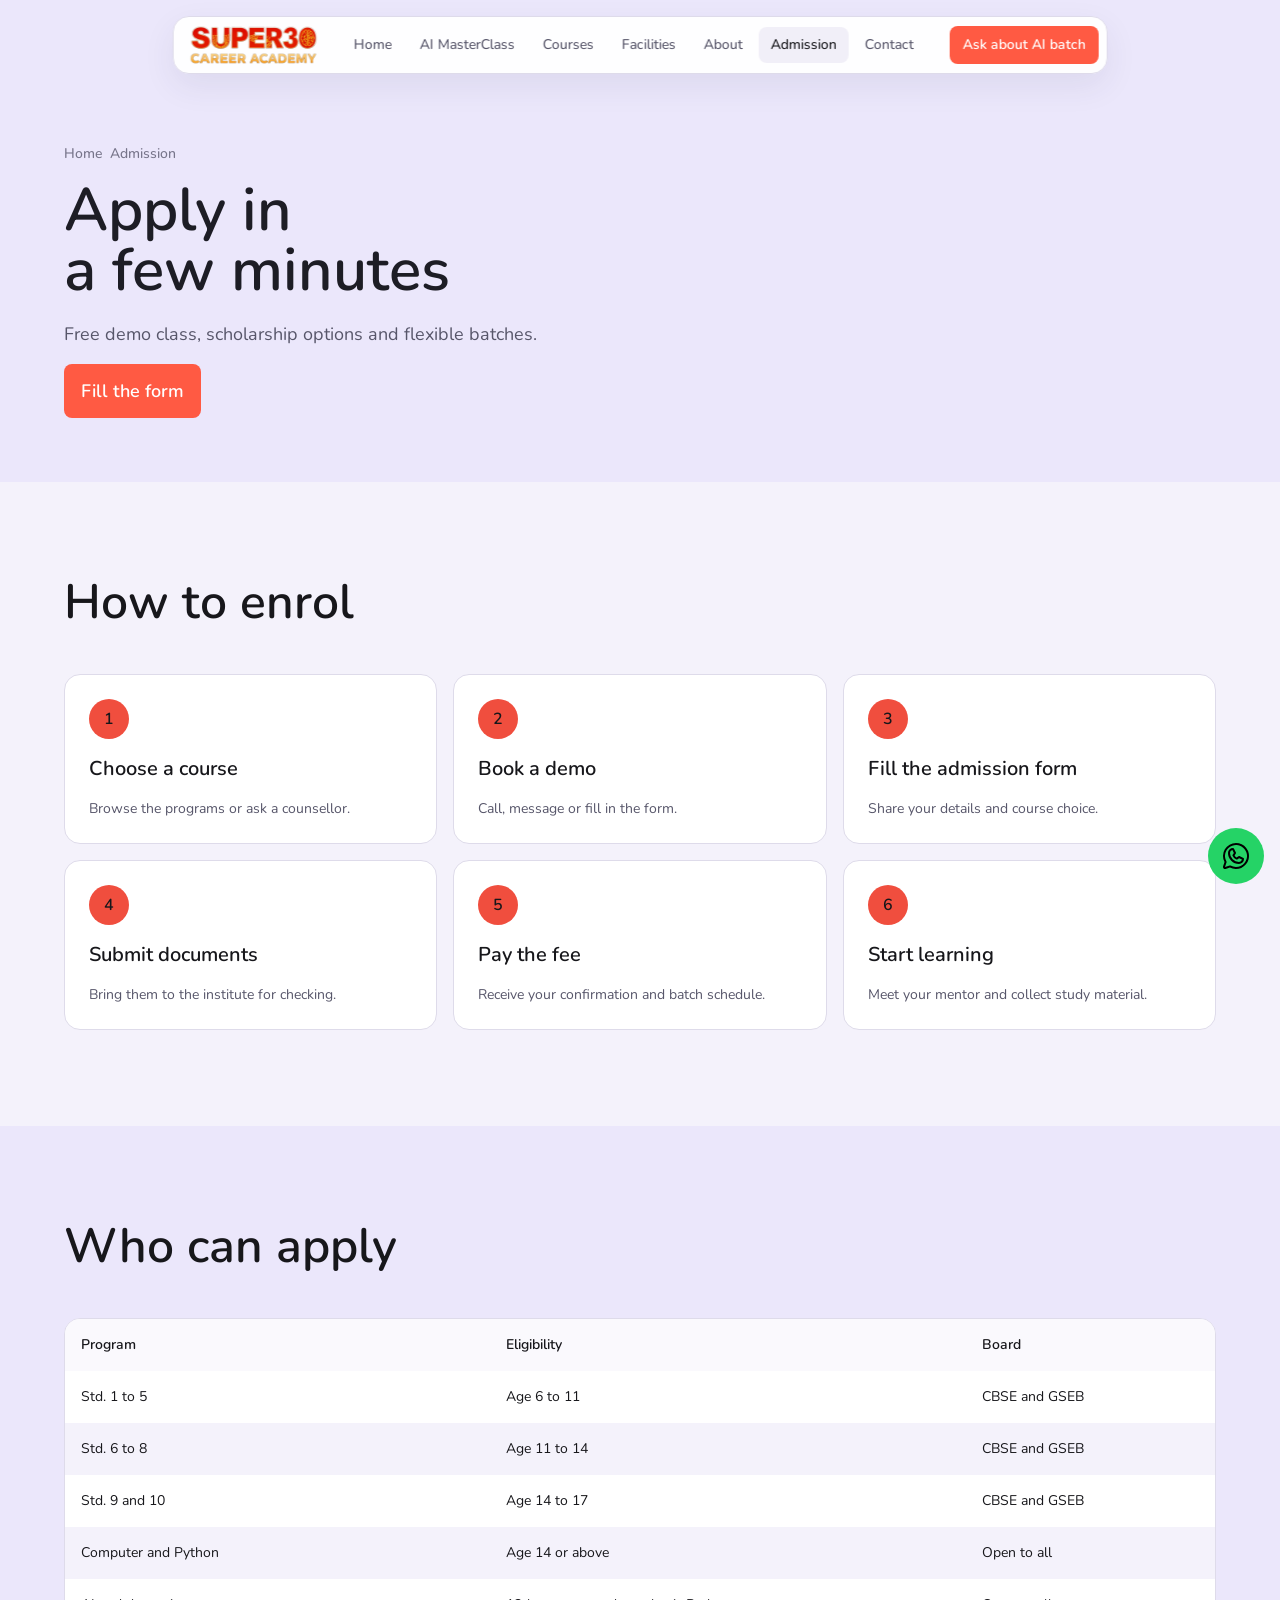
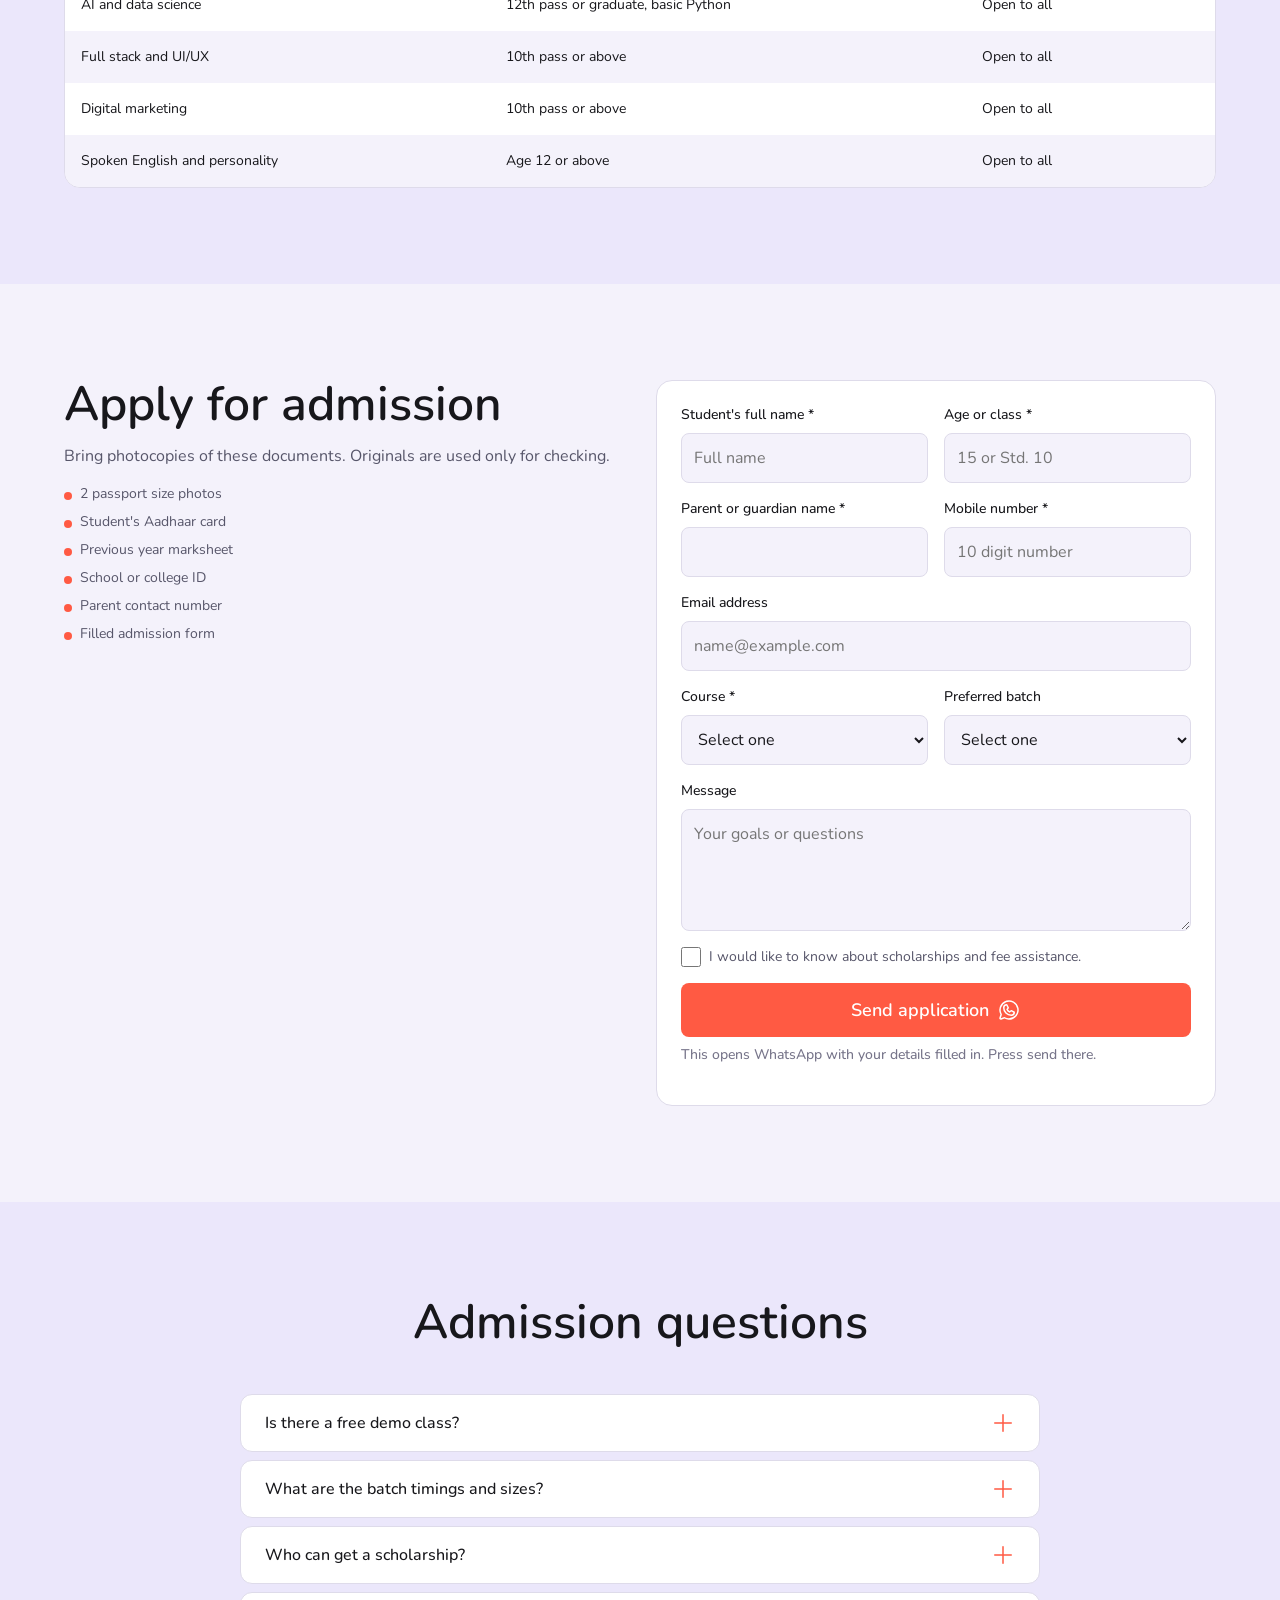
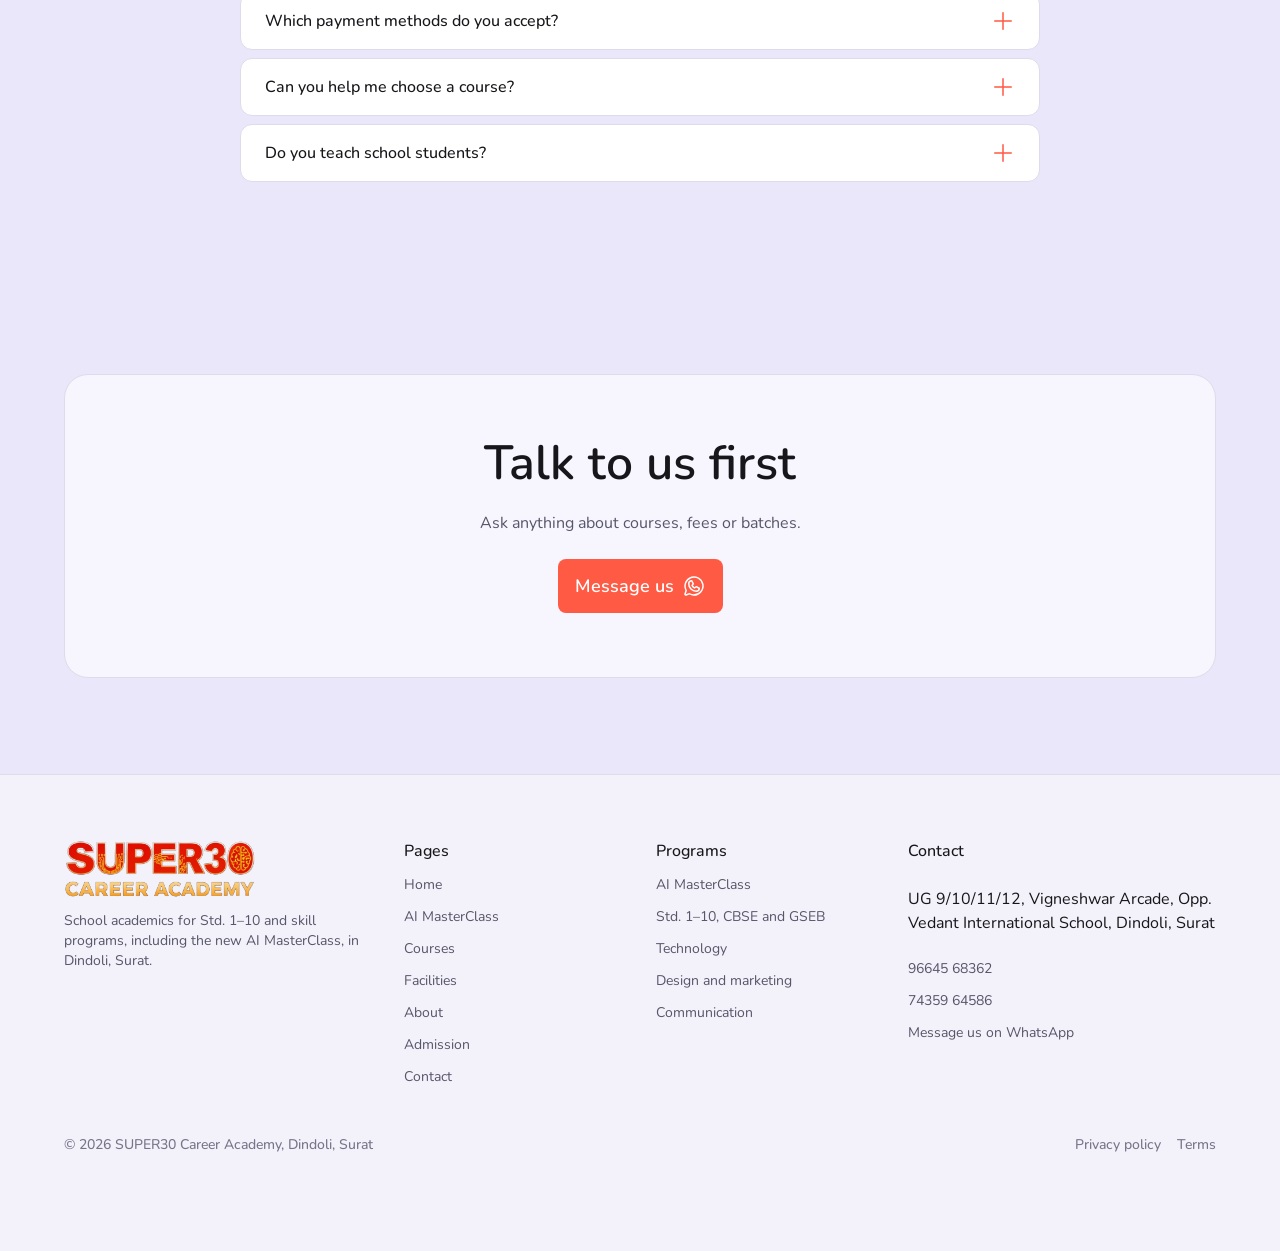
<file: admission.html>
<!DOCTYPE html>
<html lang="en">
<head>
<meta charset="UTF-8">
<meta name="viewport" content="width=device-width, initial-scale=1">
<title>Admission | SUPER30 Career Academy, Dindoli Surat</title>
<meta name="description" content="How to enrol at SUPER30 Career Academy: steps, eligibility, documents and the application form.">
<meta name="robots" content="index, follow">
<link rel="canonical" href="https://super30careeracademy.com/admission.html">
<meta name="theme-color" content="#ebe7fb">
<meta property="og:type" content="website">
<meta property="og:site_name" content="SUPER30 Career Academy">
<meta property="og:title" content="Admission | SUPER30 Career Academy, Dindoli Surat">
<meta property="og:description" content="How to enrol at SUPER30 Career Academy: steps, eligibility, documents and the application form.">
<meta property="og:url" content="https://super30careeracademy.com/admission.html">
<meta property="og:image" content="https://super30careeracademy.com/assets/og-image.jpg">
<meta name="twitter:card" content="summary_large_image">
<link rel="icon" href="favicon.ico" sizes="48x48">
<link rel="icon" type="image/png" href="assets/favicon-64.png">
<link rel="apple-touch-icon" href="assets/apple-touch-icon.png">
<link rel="preconnect" href="https://fonts.googleapis.com">
<link rel="preconnect" href="https://fonts.gstatic.com" crossorigin>
<link rel="stylesheet" href="https://fonts.googleapis.com/css2?family=Nunito:wght@400;500;600;700;800&display=swap">
<link rel="stylesheet" href="styles.css">
<script>document.documentElement.classList.add('js')</script>
<script src="script.js" defer></script>
<script type="application/ld+json">{"@context": "https://schema.org", "@type": "FAQPage", "mainEntity": [{"@type": "Question", "name": "Is there a free demo class?", "acceptedAnswer": {"@type": "Answer", "text": "Yes. New students can attend a free demo class before enrolling. Call or message us to book a slot."}}, {"@type": "Question", "name": "What are the batch timings and sizes?", "acceptedAnswer": {"@type": "Answer", "text": "Morning 8 AM to 12 PM, afternoon 12 PM to 4 PM, evening 4 PM to 8 PM and weekend batches. Batches usually have 8 to 15 students."}}, {"@type": "Question", "name": "Who can get a scholarship?", "acceptedAnswer": {"@type": "Answer", "text": "We offer merit based and need based support. Tick the scholarship box in the form and our counsellor will explain the options."}}, {"@type": "Question", "name": "Which payment methods do you accept?", "acceptedAnswer": {"@type": "Answer", "text": "Cash, UPI, bank transfer and cheque. Instalment plans are available for longer courses."}}, {"@type": "Question", "name": "Can you help me choose a course?", "acceptedAnswer": {"@type": "Answer", "text": "Yes. Counselling is free. Call us or select the guidance option in the form."}}, {"@type": "Question", "name": "Do you teach school students?", "acceptedAnswer": {"@type": "Answer", "text": "Yes. We run CBSE and GSEB batches for Std. 1 to 10."}}]}</script>
</head>
<body>
<a class="skip" href="#main">Skip to content</a>
<header>
<nav class="nav" aria-label="Main">
  <div class="nav-bar">
    <a class="nav-logo" href="index.html"><img src="assets/logo.png" alt="SUPER30 Career Academy home" width="664" height="208"></a>
    <div class="nav-links"><a href="index.html">Home</a><a href="ai-masterclass.html">AI MasterClass</a><a href="courses.html">Courses</a><a href="facilities.html">Facilities</a><a href="about.html">About</a><a href="admission.html" aria-current="page">Admission</a><a href="contact.html">Contact</a></div>
    <a class="btn btn-primary btn-sm nav-cta" href="https://wa.me/917435964586?text=Hi%2C%20please%20share%20the%20next%20batch%20dates%20and%20fees%20for%20the%20AI%20MasterClass." target="_blank" rel="noopener">Ask about AI batch</a>
    <button class="menu-toggle" type="button" aria-expanded="false" aria-controls="mobileMenu" aria-label="Open menu"><span></span><span></span><span></span></button>
  </div>
</nav>
<div class="mobile-menu" id="mobileMenu"><a href="index.html">Home</a><a href="ai-masterclass.html">AI MasterClass</a><a href="courses.html">Courses</a><a href="facilities.html">Facilities</a><a href="about.html">About</a><a href="admission.html" aria-current="page">Admission</a><a href="contact.html">Contact</a><a class="btn btn-primary" href="https://wa.me/917435964586?text=Hi%2C%20please%20share%20the%20next%20batch%20dates%20and%20fees%20for%20the%20AI%20MasterClass." target="_blank" rel="noopener">Ask about AI batch</a></div>
</header>
<main id="main">
<section class="page-head"><div class="container"><div class="stack">
<nav class="crumbs caption-1" aria-label="Breadcrumb"><a href="index.html">Home</a><span aria-current="page">Admission</span></nav>
<h1 class="heading-1 gradient-heading">Apply in<br>a few minutes</h1><p class="hero-sub">Free demo class, scholarship options and flexible batches.</p><div class="actions"><a class="btn btn-primary btn-lg" href="#apply">Fill the form</a></div>
</div></div></section><section class="section section-alt"><div class="container"><div class="section-head reveal"><h2 class="heading-2">How to enrol</h2></div><ol class="grid grid-3"><li class="card card-static reveal"><span class="step-num">1</span><h3 class="heading-6">Choose a course</h3><p class="body-6">Browse the programs or ask a counsellor.</p></li><li class="card card-static reveal"><span class="step-num">2</span><h3 class="heading-6">Book a demo</h3><p class="body-6">Call, message or fill in the form.</p></li><li class="card card-static reveal"><span class="step-num">3</span><h3 class="heading-6">Fill the admission form</h3><p class="body-6">Share your details and course choice.</p></li><li class="card card-static reveal"><span class="step-num">4</span><h3 class="heading-6">Submit documents</h3><p class="body-6">Bring them to the institute for checking.</p></li><li class="card card-static reveal"><span class="step-num">5</span><h3 class="heading-6">Pay the fee</h3><p class="body-6">Receive your confirmation and batch schedule.</p></li><li class="card card-static reveal"><span class="step-num">6</span><h3 class="heading-6">Start learning</h3><p class="body-6">Meet your mentor and collect study material.</p></li></ol></div></section><section class="section "><div class="container"><div class="section-head reveal"><h2 class="heading-2">Who can apply</h2></div><div class="table-wrap reveal"><table><thead><tr><th scope="col">Program</th><th scope="col">Eligibility</th><th scope="col">Board</th></tr></thead><tbody><tr><td>Std. 1 to 5</td><td>Age 6 to 11</td><td>CBSE and GSEB</td></tr><tr><td>Std. 6 to 8</td><td>Age 11 to 14</td><td>CBSE and GSEB</td></tr><tr><td>Std. 9 and 10</td><td>Age 14 to 17</td><td>CBSE and GSEB</td></tr><tr><td>Computer and Python</td><td>Age 14 or above</td><td>Open to all</td></tr><tr><td>AI and data science</td><td>12th pass or graduate, basic Python</td><td>Open to all</td></tr><tr><td>Full stack and UI/UX</td><td>10th pass or above</td><td>Open to all</td></tr><tr><td>Digital marketing</td><td>10th pass or above</td><td>Open to all</td></tr><tr><td>Spoken English and personality</td><td>Age 12 or above</td><td>Open to all</td></tr></tbody></table></div></div></section><section class="section section-alt" id="apply"><div class="container"><div class="split"><div class="stack"><h2 class="heading-2">Apply for admission</h2><p class="body-3">Bring photocopies of these documents. Originals are used only for checking.</p><ul class="list"><li><span class="body-6">2 passport size photos</span></li><li><span class="body-6">Student's Aadhaar card</span></li><li><span class="body-6">Previous year marksheet</span></li><li><span class="body-6">School or college ID</span></li><li><span class="body-6">Parent contact number</span></li><li><span class="body-6">Filled admission form</span></li></ul></div><form class="form-grid card card-static" data-whatsapp="New admission enquiry for SUPER30" novalidate>
<div class="field"><label for="stuName">Student's full name *</label><input type="text" id="stuName" name="stuName" data-label="Student&#x27;s full name" required placeholder="Full name"></div><div class="field"><label for="stuAge">Age or class *</label><input type="text" id="stuAge" name="stuAge" data-label="Age or class" required placeholder="15 or Std. 10"></div><div class="field"><label for="parentName">Parent or guardian name *</label><input type="text" id="parentName" name="parentName" data-label="Parent or guardian name" required placeholder=""></div><div class="field"><label for="phone">Mobile number *</label><input type="tel" id="phone" name="phone" data-label="Mobile number" required placeholder="10 digit number"></div><div class="field full"><label for="email">Email address</label><input type="email" id="email" name="email" data-label="Email address" placeholder="name@example.com"></div><div class="field"><label for="course">Course *</label><select id="course" name="course" data-label="Course" required><option value="">Select one</option><option>AI MasterClass</option><option>Std. 1 to 5, CBSE</option><option>Std. 6 to 8, CBSE</option><option>Std. 9 and 10, CBSE</option><option>Std. 1 to 5, GSEB</option><option>Std. 6 to 8, GSEB</option><option>Std. 9 and 10, GSEB</option><option>Computer basics</option><option>Python programming</option><option>C and C++ programming</option><option>Java programming</option><option>Advanced Excel</option><option>AI and machine learning</option><option>Data science</option><option>Data analytics</option><option>Full stack web development</option><option>Digital marketing</option><option>Graphic design</option><option>UI and UX design</option><option>Spoken English</option><option>Communication skills</option><option>Personality development</option><option>Not sure, I need guidance</option></select></div><div class="field"><label for="batch">Preferred batch</label><select id="batch" name="batch" data-label="Preferred batch"><option value="">Select one</option><option>Morning, 8 AM to 12 PM</option><option>Afternoon, 12 PM to 4 PM</option><option>Evening, 4 PM to 8 PM</option><option>Weekend</option><option>Any time</option></select></div><div class="field full"><label for="message">Message</label><textarea id="message" name="message" data-label="Message" rows="4" placeholder="Your goals or questions"></textarea></div><label class="check full" style="grid-column:1/-1"><input type="checkbox" value="I would like to know about scholarships and fee assistance."><span class="body-6">I would like to know about scholarships and fee assistance.</span></label>
<div class="field full"><button class="btn btn-primary btn-lg" type="submit">Send application<svg class="icon" viewBox="0 0 256 256" aria-hidden="true"><path d="M187.58,144.84l-32-16a8,8,0,0,0-8,.5l-14.69,9.8a40.55,40.55,0,0,1-16-16l9.8-14.69a8,8,0,0,0,.5-8l-16-32A8,8,0,0,0,104,64a40,40,0,0,0-40,40,88.1,88.1,0,0,0,88,88,40,40,0,0,0,40-40A8,8,0,0,0,187.58,144.84ZM152,176a72.08,72.08,0,0,1-72-72A24,24,0,0,1,99.29,80.46l11.48,23L101,118a8,8,0,0,0-.73,7.51,56.47,56.47,0,0,0,30.15,30.15A8,8,0,0,0,138,155l14.61-9.74,23,11.48A24,24,0,0,1,152,176ZM128,24A104,104,0,0,0,36.18,176.88L24.83,210.93a16,16,0,0,0,20.24,20.24l34.05-11.35A104,104,0,1,0,128,24Zm0,192a87.87,87.87,0,0,1-44.06-11.81,8,8,0,0,0-6.54-.67L40,216,52.47,178.6a8,8,0,0,0-.66-6.54A88,88,0,1,1,128,216Z"/></svg></button>
<p class="caption-1">This opens WhatsApp with your details filled in. Press send there.</p></div>
<p class="form-status body-6" role="status"></p>
<noscript><p class="body-6 form-status">Please message us on WhatsApp at 96645 68362.</p></noscript>
</form></div></div></section><section class="section "><div class="container"><div class="section-head center reveal"><h2 class="heading-2">Admission questions</h2></div><div class="faq"><details class="reveal"><summary>Is there a free demo class?<svg class="icon" viewBox="0 0 256 256" aria-hidden="true"><path d="M224,128a8,8,0,0,1-8,8H136v80a8,8,0,0,1-16,0V136H40a8,8,0,0,1,0-16h80V40a8,8,0,0,1,16,0v80h80A8,8,0,0,1,224,128Z"/></svg></summary><p class="body-6">Yes. New students can attend a free demo class before enrolling. Call or message us to book a slot.</p></details><details class="reveal"><summary>What are the batch timings and sizes?<svg class="icon" viewBox="0 0 256 256" aria-hidden="true"><path d="M224,128a8,8,0,0,1-8,8H136v80a8,8,0,0,1-16,0V136H40a8,8,0,0,1,0-16h80V40a8,8,0,0,1,16,0v80h80A8,8,0,0,1,224,128Z"/></svg></summary><p class="body-6">Morning 8 AM to 12 PM, afternoon 12 PM to 4 PM, evening 4 PM to 8 PM and weekend batches. Batches usually have 8 to 15 students.</p></details><details class="reveal"><summary>Who can get a scholarship?<svg class="icon" viewBox="0 0 256 256" aria-hidden="true"><path d="M224,128a8,8,0,0,1-8,8H136v80a8,8,0,0,1-16,0V136H40a8,8,0,0,1,0-16h80V40a8,8,0,0,1,16,0v80h80A8,8,0,0,1,224,128Z"/></svg></summary><p class="body-6">We offer merit based and need based support. Tick the scholarship box in the form and our counsellor will explain the options.</p></details><details class="reveal"><summary>Which payment methods do you accept?<svg class="icon" viewBox="0 0 256 256" aria-hidden="true"><path d="M224,128a8,8,0,0,1-8,8H136v80a8,8,0,0,1-16,0V136H40a8,8,0,0,1,0-16h80V40a8,8,0,0,1,16,0v80h80A8,8,0,0,1,224,128Z"/></svg></summary><p class="body-6">Cash, UPI, bank transfer and cheque. Instalment plans are available for longer courses.</p></details><details class="reveal"><summary>Can you help me choose a course?<svg class="icon" viewBox="0 0 256 256" aria-hidden="true"><path d="M224,128a8,8,0,0,1-8,8H136v80a8,8,0,0,1-16,0V136H40a8,8,0,0,1,0-16h80V40a8,8,0,0,1,16,0v80h80A8,8,0,0,1,224,128Z"/></svg></summary><p class="body-6">Yes. Counselling is free. Call us or select the guidance option in the form.</p></details><details class="reveal"><summary>Do you teach school students?<svg class="icon" viewBox="0 0 256 256" aria-hidden="true"><path d="M224,128a8,8,0,0,1-8,8H136v80a8,8,0,0,1-16,0V136H40a8,8,0,0,1,0-16h80V40a8,8,0,0,1,16,0v80h80A8,8,0,0,1,224,128Z"/></svg></summary><p class="body-6">Yes. We run CBSE and GSEB batches for Std. 1 to 10.</p></details></div></div></section><section class="section "><div class="container"><div class="cta reveal"><h2 class="heading-2">Talk to us first</h2><p class="body-3">Ask anything about courses, fees or batches.</p><a class="btn btn-primary btn-lg" href="https://wa.me/917435964586?text=Hi%2C%20I%20have%20a%20question%20about%20admission." target="_blank" rel="noopener">Message us<svg class="icon" viewBox="0 0 256 256" aria-hidden="true"><path d="M187.58,144.84l-32-16a8,8,0,0,0-8,.5l-14.69,9.8a40.55,40.55,0,0,1-16-16l9.8-14.69a8,8,0,0,0,.5-8l-16-32A8,8,0,0,0,104,64a40,40,0,0,0-40,40,88.1,88.1,0,0,0,88,88,40,40,0,0,0,40-40A8,8,0,0,0,187.58,144.84ZM152,176a72.08,72.08,0,0,1-72-72A24,24,0,0,1,99.29,80.46l11.48,23L101,118a8,8,0,0,0-.73,7.51,56.47,56.47,0,0,0,30.15,30.15A8,8,0,0,0,138,155l14.61-9.74,23,11.48A24,24,0,0,1,152,176ZM128,24A104,104,0,0,0,36.18,176.88L24.83,210.93a16,16,0,0,0,20.24,20.24l34.05-11.35A104,104,0,1,0,128,24Zm0,192a87.87,87.87,0,0,1-44.06-11.81,8,8,0,0,0-6.54-.67L40,216,52.47,178.6a8,8,0,0,0-.66-6.54A88,88,0,1,1,128,216Z"/></svg></a></div></div></section>
</main>
<footer class="footer">
  <div class="container">
    <div class="footer-grid">
      <div class="footer-col">
        <img src="assets/logo.png" alt="SUPER30 Career Academy" width="664" height="208">
        <p class="body-6">School academics for Std. 1–10 and skill programs, including the new AI MasterClass, in Dindoli, Surat.</p>
      </div>
      <div class="footer-col"><h2 class="title-3">Pages</h2><a class="body-6" href="index.html">Home</a><a class="body-6" href="ai-masterclass.html">AI MasterClass</a><a class="body-6" href="courses.html">Courses</a><a class="body-6" href="facilities.html">Facilities</a><a class="body-6" href="about.html">About</a><a class="body-6" href="admission.html">Admission</a><a class="body-6" href="contact.html">Contact</a></div>
      <div class="footer-col"><h2 class="title-3">Programs</h2><a class="body-6" href="ai-masterclass.html">AI MasterClass</a><a class="body-6" href="courses.html#school">Std. 1–10, CBSE and GSEB</a><a class="body-6" href="courses.html#technology">Technology</a><a class="body-6" href="courses.html#design">Design and marketing</a><a class="body-6" href="courses.html#communication">Communication</a></div>
      <div class="footer-col"><h2 class="title-3">Contact</h2>
        <p class="footer-line body-6"><address>UG 9/10/11/12, Vigneshwar Arcade, Opp. Vedant International School, Dindoli, Surat</address></p>
        <a class="footer-line body-6" href="tel:+919664568362">96645 68362</a>
        <a class="footer-line body-6" href="tel:+917435964586">74359 64586</a>
        <a class="footer-line body-6" href="https://wa.me/917435964586" target="_blank" rel="noopener">Message us on WhatsApp</a>
      </div>
    </div>
    <div class="footer-bottom">
      <p class="caption-1">© 2026 SUPER30 Career Academy, Dindoli, Surat</p>
      <nav class="caption-1" aria-label="Legal"><a href="privacy.html">Privacy policy</a><a href="terms.html">Terms</a></nav>
    </div>
  </div>
</footer>
<a class="whatsapp" href="https://wa.me/917435964586?text=Hi%2C%20I%20would%20like%20to%20know%20more%20about%20SUPER30%20Career%20Academy." target="_blank" rel="noopener" aria-label="Chat on WhatsApp"><svg class="icon" viewBox="0 0 256 256" aria-hidden="true"><path d="M187.58,144.84l-32-16a8,8,0,0,0-8,.5l-14.69,9.8a40.55,40.55,0,0,1-16-16l9.8-14.69a8,8,0,0,0,.5-8l-16-32A8,8,0,0,0,104,64a40,40,0,0,0-40,40,88.1,88.1,0,0,0,88,88,40,40,0,0,0,40-40A8,8,0,0,0,187.58,144.84ZM152,176a72.08,72.08,0,0,1-72-72A24,24,0,0,1,99.29,80.46l11.48,23L101,118a8,8,0,0,0-.73,7.51,56.47,56.47,0,0,0,30.15,30.15A8,8,0,0,0,138,155l14.61-9.74,23,11.48A24,24,0,0,1,152,176ZM128,24A104,104,0,0,0,36.18,176.88L24.83,210.93a16,16,0,0,0,20.24,20.24l34.05-11.35A104,104,0,1,0,128,24Zm0,192a87.87,87.87,0,0,1-44.06-11.81,8,8,0,0,0-6.54-.67L40,216,52.47,178.6a8,8,0,0,0-.66-6.54A88,88,0,1,1,128,216Z"/></svg></a>
<dialog class="popup" id="coursePopup" aria-labelledby="popupTitle">
  <button class="popup-close" type="button" data-close aria-label="Close"><svg class="icon" viewBox="0 0 256 256" aria-hidden="true"><path d="M205.66,194.34a8,8,0,0,1-11.32,11.32L128,139.31,61.66,205.66a8,8,0,0,1-11.32-11.32L116.69,128,50.34,61.66A8,8,0,0,1,61.66,50.34L128,116.69l66.34-66.35a8,8,0,0,1,11.32,11.32L139.31,128Z"/></svg></button>
  <div class="popup-grid">
    <div class="media " role="img" aria-label="Student learning AI tools on a laptop" style="background-image:url('assets/images/popup.png'),url('assets/images/popup.svg')"></div>
    <div class="popup-body">
      <span class="pill caption-3">New course</span>
      <h2 class="heading-4" id="popupTitle">AI MasterClass at SUPER30</h2>
      <p class="body-3">Learn to make real work with AI, in our Dindoli classroom.</p>
      <ul class="list"><li><span class="body-6">YouTube channel creation</span></li><li><span class="body-6">Motion graphics for brands</span></li><li><span class="body-6">Thumbnail creation</span></li><li><span class="body-6">Website building with AI</span></li><li><span class="body-6">Detailed prompt writing</span></li></ul>
      <div class="actions"><a class="btn btn-primary" href="https://wa.me/917435964586?text=Hi%2C%20please%20share%20the%20next%20batch%20dates%20and%20fees%20for%20the%20AI%20MasterClass." target="_blank" rel="noopener">Ask about the next batch<svg class="icon" viewBox="0 0 256 256" aria-hidden="true"><path d="M187.58,144.84l-32-16a8,8,0,0,0-8,.5l-14.69,9.8a40.55,40.55,0,0,1-16-16l9.8-14.69a8,8,0,0,0,.5-8l-16-32A8,8,0,0,0,104,64a40,40,0,0,0-40,40,88.1,88.1,0,0,0,88,88,40,40,0,0,0,40-40A8,8,0,0,0,187.58,144.84ZM152,176a72.08,72.08,0,0,1-72-72A24,24,0,0,1,99.29,80.46l11.48,23L101,118a8,8,0,0,0-.73,7.51,56.47,56.47,0,0,0,30.15,30.15A8,8,0,0,0,138,155l14.61-9.74,23,11.48A24,24,0,0,1,152,176ZM128,24A104,104,0,0,0,36.18,176.88L24.83,210.93a16,16,0,0,0,20.24,20.24l34.05-11.35A104,104,0,1,0,128,24Zm0,192a87.87,87.87,0,0,1-44.06-11.81,8,8,0,0,0-6.54-.67L40,216,52.47,178.6a8,8,0,0,0-.66-6.54A88,88,0,1,1,128,216Z"/></svg></a><a class="text-link" href="ai-masterclass.html">See the course</a></div>
    </div>
  </div>
</dialog>
</body>
</html>
</file>
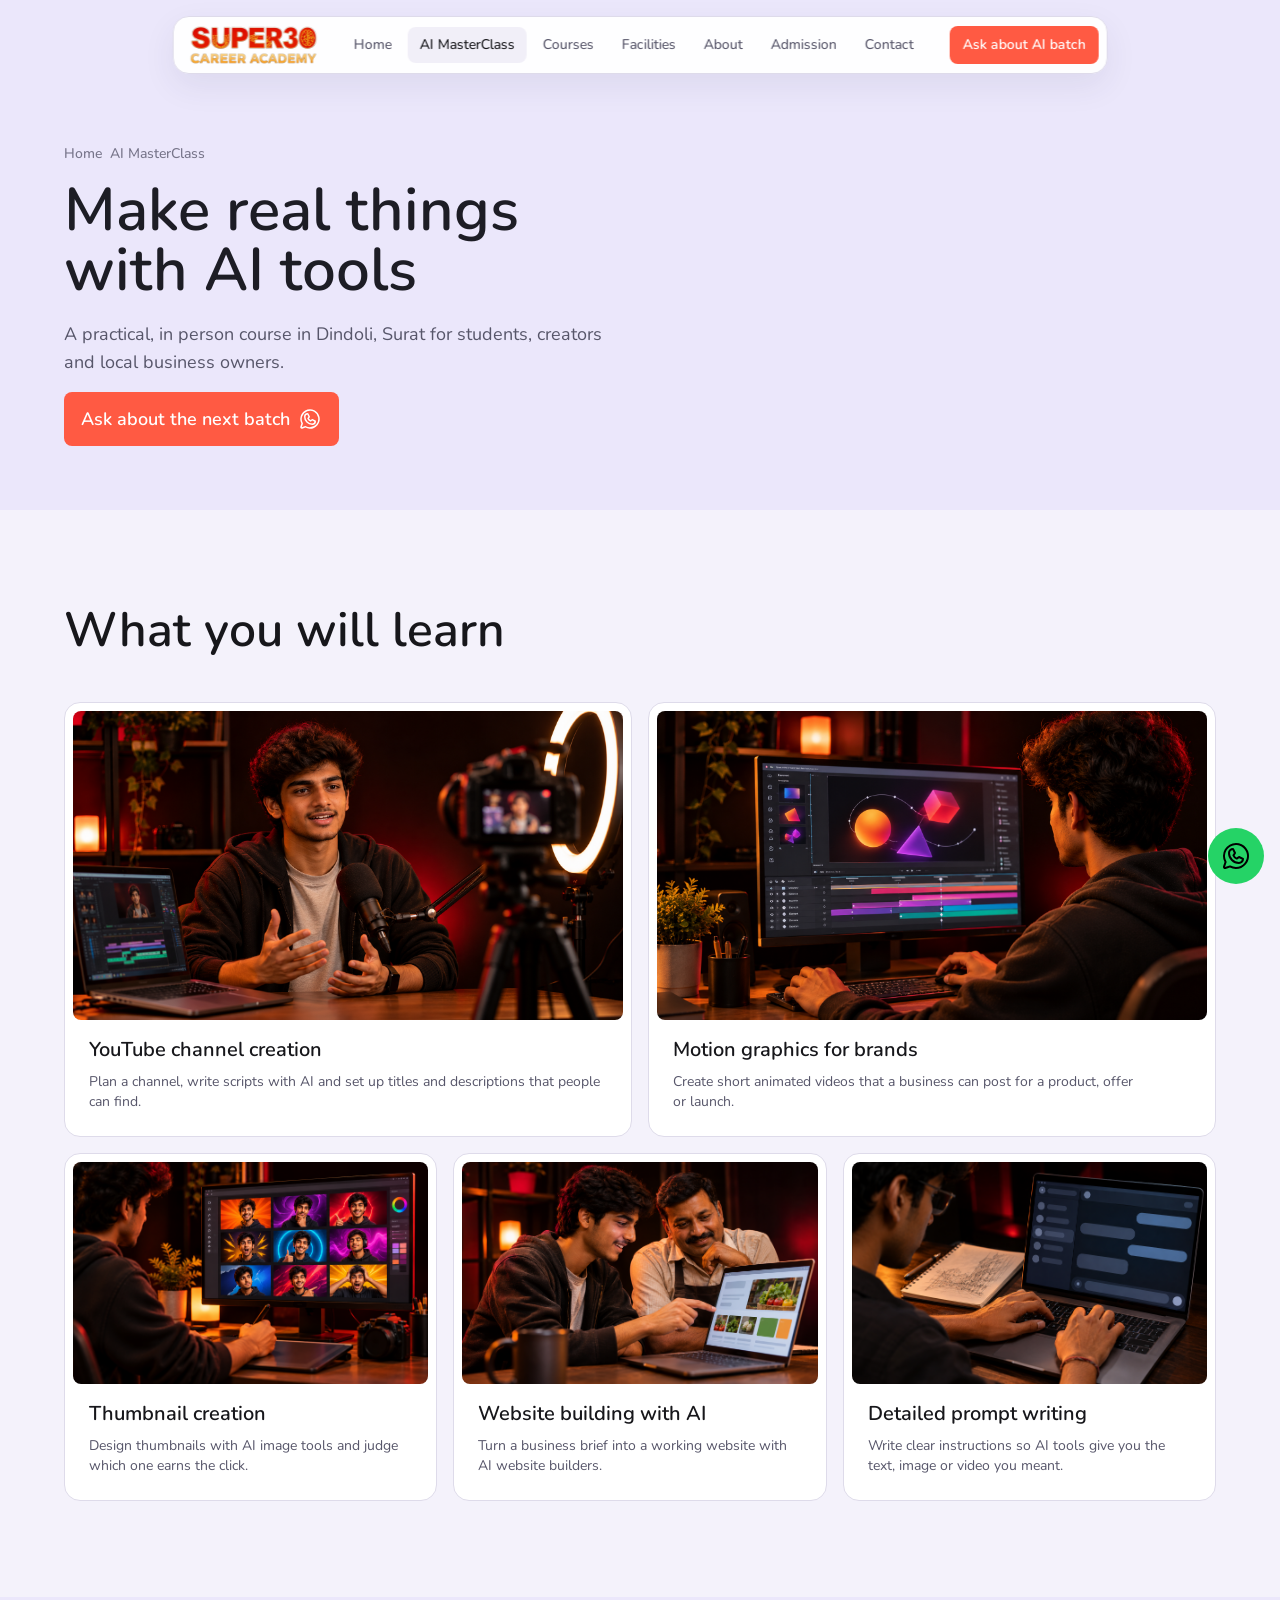
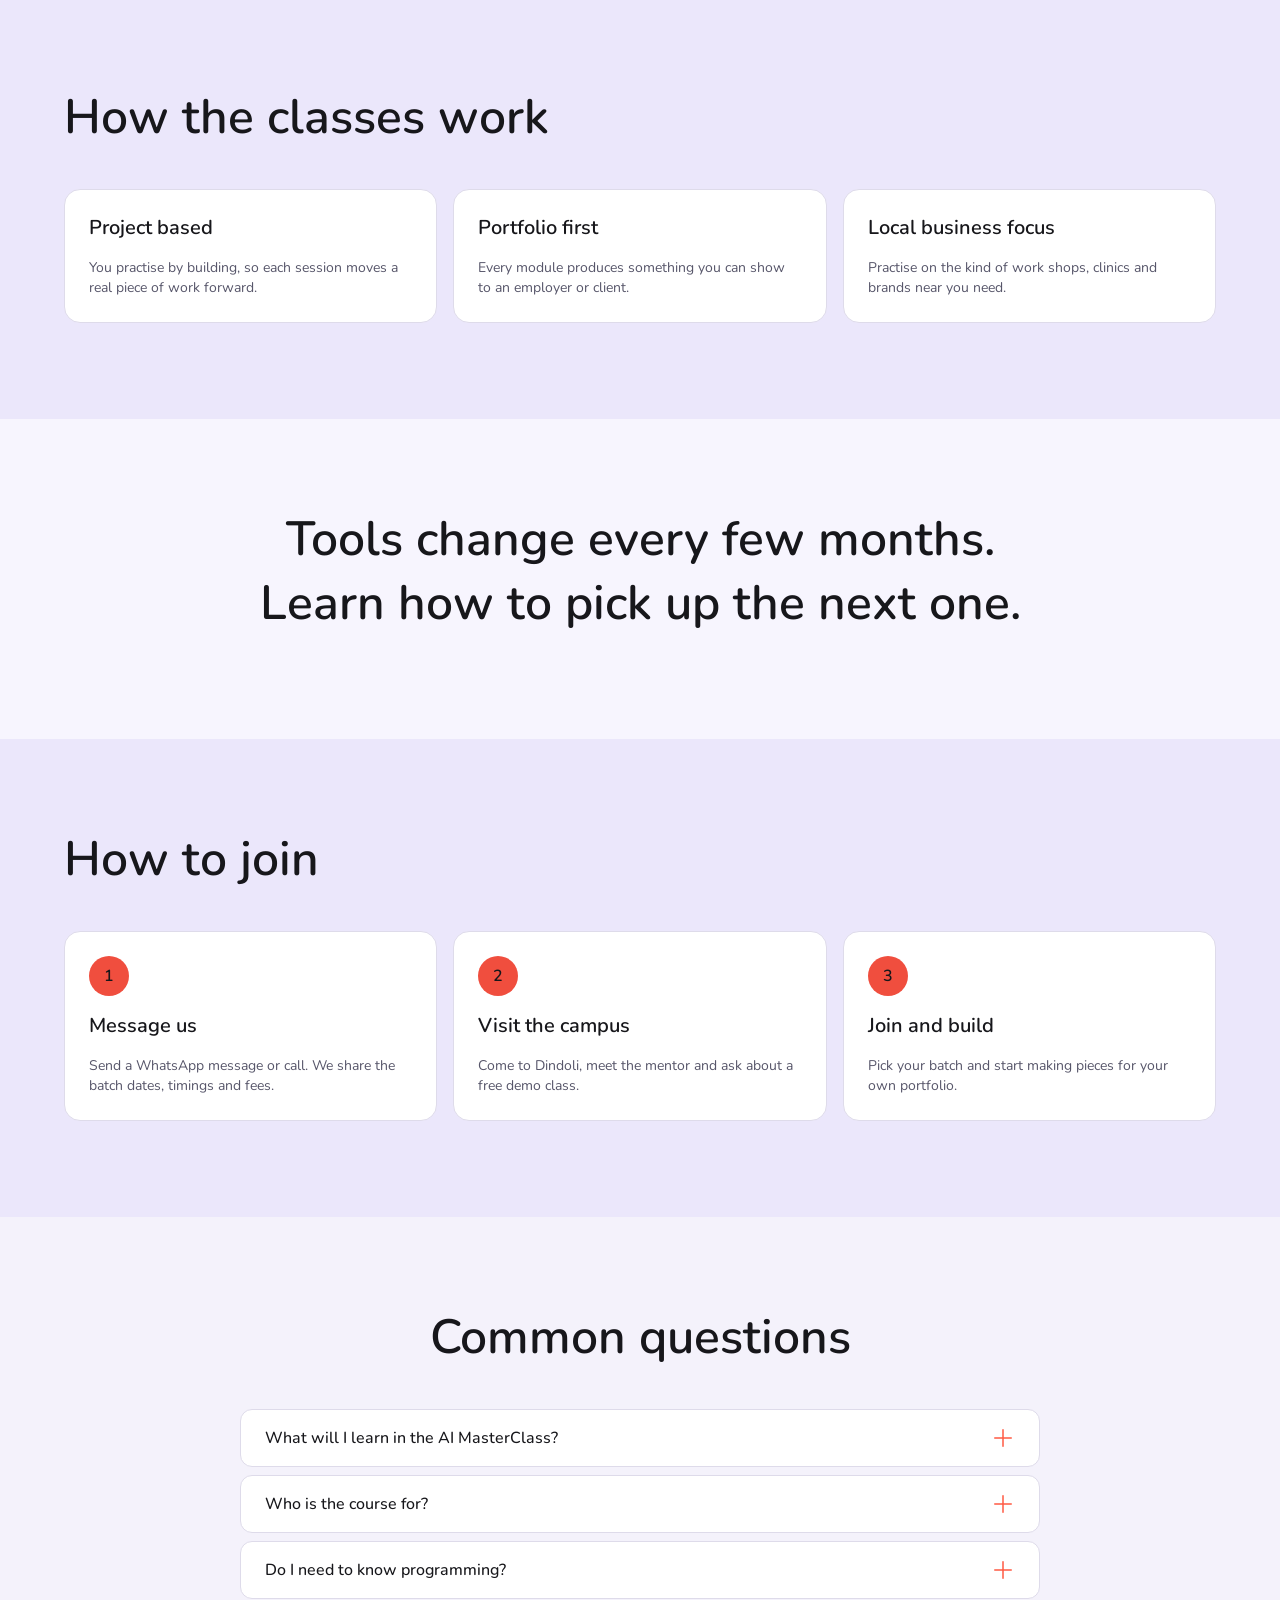
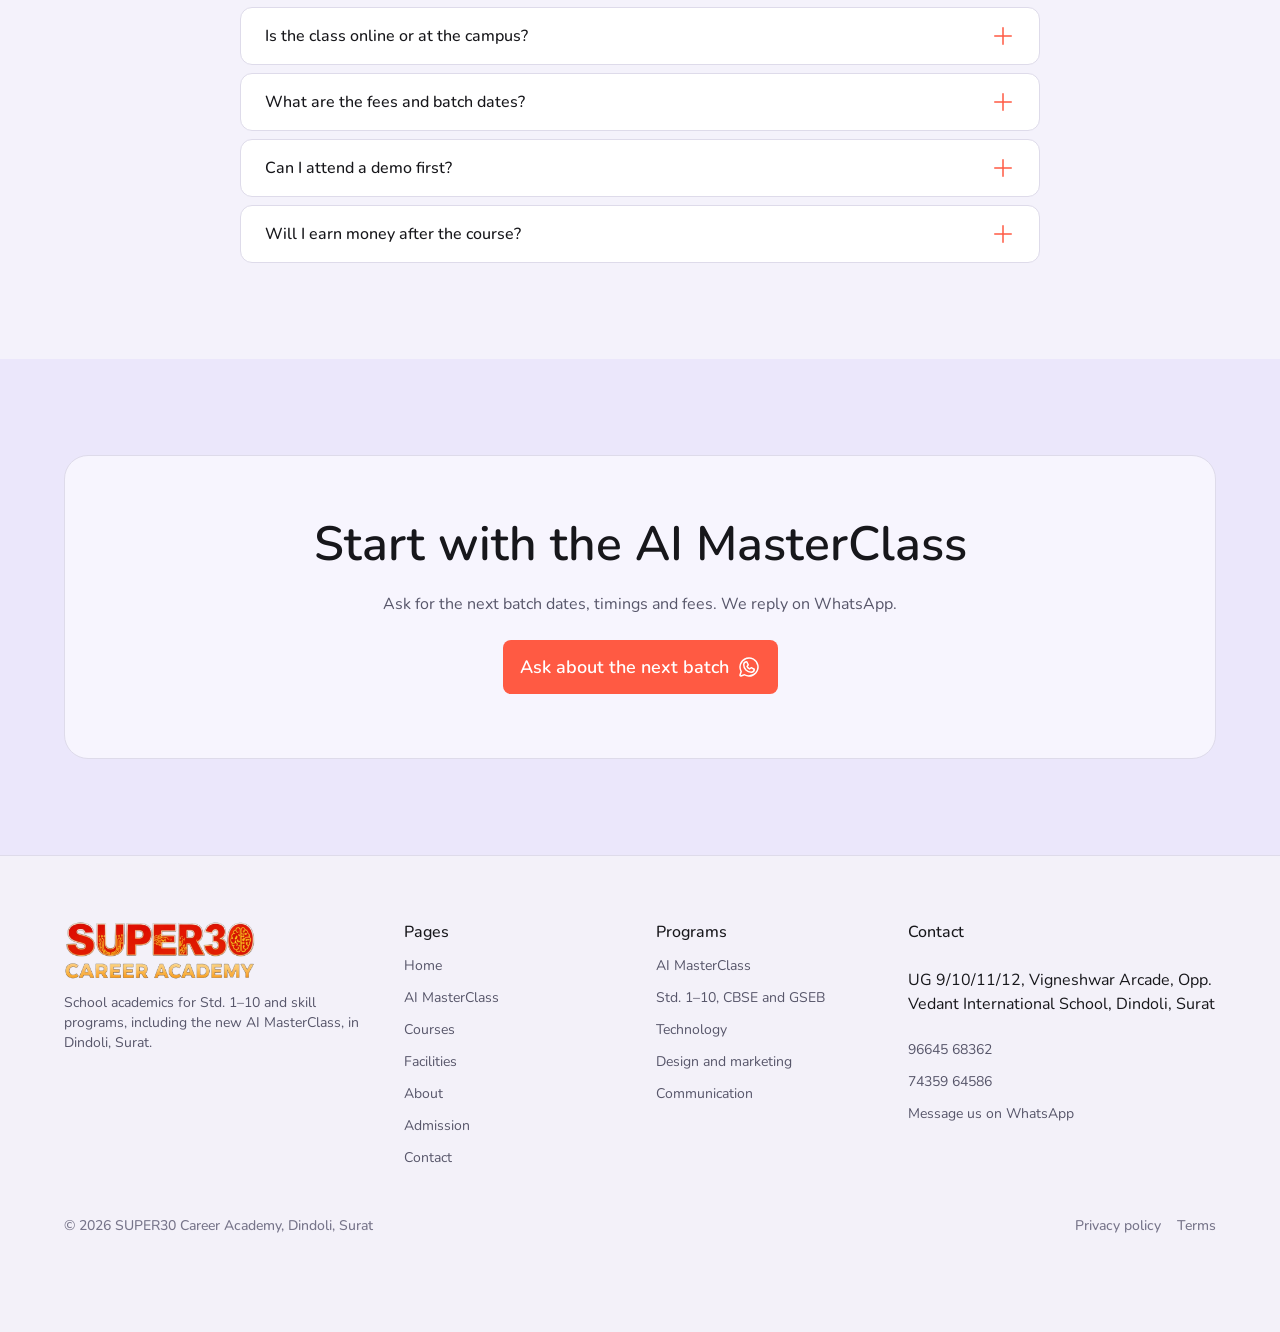
<file: ai-masterclass.html>
<!DOCTYPE html>
<html lang="en">
<head>
<meta charset="UTF-8">
<meta name="viewport" content="width=device-width, initial-scale=1">
<title>AI MasterClass in Dindoli, Surat | SUPER30 Career Academy</title>
<meta name="description" content="Learn YouTube channel creation, motion graphics, thumbnails, website building and prompt writing with AI, in person in Dindoli, Surat.">
<meta name="robots" content="index, follow">
<link rel="canonical" href="https://super30careeracademy.com/ai-masterclass.html">
<meta name="theme-color" content="#ebe7fb">
<meta property="og:type" content="website">
<meta property="og:site_name" content="SUPER30 Career Academy">
<meta property="og:title" content="AI MasterClass in Dindoli, Surat | SUPER30 Career Academy">
<meta property="og:description" content="Learn YouTube channel creation, motion graphics, thumbnails, website building and prompt writing with AI, in person in Dindoli, Surat.">
<meta property="og:url" content="https://super30careeracademy.com/ai-masterclass.html">
<meta property="og:image" content="https://super30careeracademy.com/assets/og-image.jpg">
<meta name="twitter:card" content="summary_large_image">
<link rel="icon" href="favicon.ico" sizes="48x48">
<link rel="icon" type="image/png" href="assets/favicon-64.png">
<link rel="apple-touch-icon" href="assets/apple-touch-icon.png">
<link rel="preconnect" href="https://fonts.googleapis.com">
<link rel="preconnect" href="https://fonts.gstatic.com" crossorigin>
<link rel="stylesheet" href="https://fonts.googleapis.com/css2?family=Nunito:wght@400;500;600;700;800&display=swap">
<link rel="stylesheet" href="styles.css">
<script>document.documentElement.classList.add('js')</script>
<script src="script.js" defer></script>
<script type="application/ld+json">{"@context": "https://schema.org", "@type": "FAQPage", "mainEntity": [{"@type": "Question", "name": "What will I learn in the AI MasterClass?", "acceptedAnswer": {"@type": "Answer", "text": "Five core topics: YouTube channel creation, motion graphics for brands, thumbnail creation, website building with AI and detailed prompt writing."}}, {"@type": "Question", "name": "Who is the course for?", "acceptedAnswer": {"@type": "Answer", "text": "Students, young adults, creators and local business owners who want practical AI skills."}}, {"@type": "Question", "name": "Do I need to know programming?", "acceptedAnswer": {"@type": "Answer", "text": "The five core topics focus on using AI tools. Programming is not one of them."}}, {"@type": "Question", "name": "Is the class online or at the campus?", "acceptedAnswer": {"@type": "Answer", "text": "Classes are held in person at our Dindoli campus in Surat."}}, {"@type": "Question", "name": "What are the fees and batch dates?", "acceptedAnswer": {"@type": "Answer", "text": "Message us on WhatsApp at 96645 68362 and we will share the current fees, dates and timings."}}, {"@type": "Question", "name": "Can I attend a demo first?", "acceptedAnswer": {"@type": "Answer", "text": "Yes. Ask us to book a free demo class before you enrol."}}, {"@type": "Question", "name": "Will I earn money after the course?", "acceptedAnswer": {"@type": "Answer", "text": "We cannot promise income. The course helps you build work you can show to employers or clients, and results depend on your practice and effort."}}]}</script>
</head>
<body>
<a class="skip" href="#main">Skip to content</a>
<header>
<nav class="nav" aria-label="Main">
  <div class="nav-bar">
    <a class="nav-logo" href="index.html"><img src="assets/logo.png" alt="SUPER30 Career Academy home" width="664" height="208"></a>
    <div class="nav-links"><a href="index.html">Home</a><a href="ai-masterclass.html" aria-current="page">AI MasterClass</a><a href="courses.html">Courses</a><a href="facilities.html">Facilities</a><a href="about.html">About</a><a href="admission.html">Admission</a><a href="contact.html">Contact</a></div>
    <a class="btn btn-primary btn-sm nav-cta" href="https://wa.me/917435964586?text=Hi%2C%20please%20share%20the%20next%20batch%20dates%20and%20fees%20for%20the%20AI%20MasterClass." target="_blank" rel="noopener">Ask about AI batch</a>
    <button class="menu-toggle" type="button" aria-expanded="false" aria-controls="mobileMenu" aria-label="Open menu"><span></span><span></span><span></span></button>
  </div>
</nav>
<div class="mobile-menu" id="mobileMenu"><a href="index.html">Home</a><a href="ai-masterclass.html" aria-current="page">AI MasterClass</a><a href="courses.html">Courses</a><a href="facilities.html">Facilities</a><a href="about.html">About</a><a href="admission.html">Admission</a><a href="contact.html">Contact</a><a class="btn btn-primary" href="https://wa.me/917435964586?text=Hi%2C%20please%20share%20the%20next%20batch%20dates%20and%20fees%20for%20the%20AI%20MasterClass." target="_blank" rel="noopener">Ask about AI batch</a></div>
</header>
<main id="main">
<section class="page-head"><div class="container"><div class="stack">
<nav class="crumbs caption-1" aria-label="Breadcrumb"><a href="index.html">Home</a><span aria-current="page">AI MasterClass</span></nav>
<h1 class="heading-1 gradient-heading">Make real things<br>with AI tools</h1><p class="hero-sub">A practical, in person course in Dindoli, Surat for students, creators and local business owners.</p><div class="actions"><a class="btn btn-primary btn-lg" href="https://wa.me/917435964586?text=Hi%2C%20please%20share%20the%20next%20batch%20dates%20and%20fees%20for%20the%20AI%20MasterClass." target="_blank" rel="noopener">Ask about the next batch<svg class="icon" viewBox="0 0 256 256" aria-hidden="true"><path d="M187.58,144.84l-32-16a8,8,0,0,0-8,.5l-14.69,9.8a40.55,40.55,0,0,1-16-16l9.8-14.69a8,8,0,0,0,.5-8l-16-32A8,8,0,0,0,104,64a40,40,0,0,0-40,40,88.1,88.1,0,0,0,88,88,40,40,0,0,0,40-40A8,8,0,0,0,187.58,144.84ZM152,176a72.08,72.08,0,0,1-72-72A24,24,0,0,1,99.29,80.46l11.48,23L101,118a8,8,0,0,0-.73,7.51,56.47,56.47,0,0,0,30.15,30.15A8,8,0,0,0,138,155l14.61-9.74,23,11.48A24,24,0,0,1,152,176ZM128,24A104,104,0,0,0,36.18,176.88L24.83,210.93a16,16,0,0,0,20.24,20.24l34.05-11.35A104,104,0,1,0,128,24Zm0,192a87.87,87.87,0,0,1-44.06-11.81,8,8,0,0,0-6.54-.67L40,216,52.47,178.6a8,8,0,0,0-.66-6.54A88,88,0,1,1,128,216Z"/></svg></a></div>
</div></div></section><section class="section section-alt"><div class="container"><div class="section-head reveal"><h2 class="heading-2">What you will learn</h2></div><div class="topics"><article class="card topic wide reveal"><div class="media " role="img" aria-label="YouTube channel creation" style="background-image:url('assets/images/ai-youtube.png'),url('assets/images/ai-youtube.svg')"></div><div class="topic-body"><h3 class="heading-6 topic-title">YouTube channel creation</h3><p class="body-6">Plan a channel, write scripts with AI and set up titles and descriptions that people can find.</p></div></article><article class="card topic wide reveal"><div class="media " role="img" aria-label="Motion graphics for brands" style="background-image:url('assets/images/ai-motion.png'),url('assets/images/ai-motion.svg')"></div><div class="topic-body"><h3 class="heading-6 topic-title">Motion graphics for brands</h3><p class="body-6">Create short animated videos that a business can post for a product, offer or launch.</p></div></article><article class="card topic reveal"><div class="media " role="img" aria-label="Thumbnail creation" style="background-image:url('assets/images/ai-thumbnail.png'),url('assets/images/ai-thumbnail.svg')"></div><div class="topic-body"><h3 class="heading-6 topic-title">Thumbnail creation</h3><p class="body-6">Design thumbnails with AI image tools and judge which one earns the click.</p></div></article><article class="card topic reveal"><div class="media " role="img" aria-label="Website building with AI" style="background-image:url('assets/images/ai-website.png'),url('assets/images/ai-website.svg')"></div><div class="topic-body"><h3 class="heading-6 topic-title">Website building with AI</h3><p class="body-6">Turn a business brief into a working website with AI website builders.</p></div></article><article class="card topic reveal"><div class="media " role="img" aria-label="Detailed prompt writing" style="background-image:url('assets/images/ai-prompt.png'),url('assets/images/ai-prompt.svg')"></div><div class="topic-body"><h3 class="heading-6 topic-title">Detailed prompt writing</h3><p class="body-6">Write clear instructions so AI tools give you the text, image or video you meant.</p></div></article></div></div></section><section class="section "><div class="container"><div class="section-head reveal"><h2 class="heading-2">How the classes work</h2></div><div class="grid grid-3"><article class="card card-static reveal"><h3 class="heading-6">Project based</h3><p class="body-6">You practise by building, so each session moves a real piece of work forward.</p></article><article class="card card-static reveal"><h3 class="heading-6">Portfolio first</h3><p class="body-6">Every module produces something you can show to an employer or client.</p></article><article class="card card-static reveal"><h3 class="heading-6">Local business focus</h3><p class="body-6">Practise on the kind of work shops, clinics and brands near you need.</p></article></div></div></section><section class="tagline section-warm"><div class="container"><p><span class="line">Tools change every few months.</span> <span class="line">Learn how to pick up the next one.</span></p></div></section><section class="section "><div class="container"><div class="section-head reveal"><h2 class="heading-2">How to join</h2></div><ol class="grid grid-3"><li class="card card-static reveal"><span class="step-num">1</span><h3 class="heading-6">Message us</h3><p class="body-6">Send a WhatsApp message or call. We share the batch dates, timings and fees.</p></li><li class="card card-static reveal"><span class="step-num">2</span><h3 class="heading-6">Visit the campus</h3><p class="body-6">Come to Dindoli, meet the mentor and ask about a free demo class.</p></li><li class="card card-static reveal"><span class="step-num">3</span><h3 class="heading-6">Join and build</h3><p class="body-6">Pick your batch and start making pieces for your own portfolio.</p></li></ol></div></section><section class="section section-alt"><div class="container"><div class="section-head center reveal"><h2 class="heading-2">Common questions</h2></div><div class="faq"><details class="reveal"><summary>What will I learn in the AI MasterClass?<svg class="icon" viewBox="0 0 256 256" aria-hidden="true"><path d="M224,128a8,8,0,0,1-8,8H136v80a8,8,0,0,1-16,0V136H40a8,8,0,0,1,0-16h80V40a8,8,0,0,1,16,0v80h80A8,8,0,0,1,224,128Z"/></svg></summary><p class="body-6">Five core topics: YouTube channel creation, motion graphics for brands, thumbnail creation, website building with AI and detailed prompt writing.</p></details><details class="reveal"><summary>Who is the course for?<svg class="icon" viewBox="0 0 256 256" aria-hidden="true"><path d="M224,128a8,8,0,0,1-8,8H136v80a8,8,0,0,1-16,0V136H40a8,8,0,0,1,0-16h80V40a8,8,0,0,1,16,0v80h80A8,8,0,0,1,224,128Z"/></svg></summary><p class="body-6">Students, young adults, creators and local business owners who want practical AI skills.</p></details><details class="reveal"><summary>Do I need to know programming?<svg class="icon" viewBox="0 0 256 256" aria-hidden="true"><path d="M224,128a8,8,0,0,1-8,8H136v80a8,8,0,0,1-16,0V136H40a8,8,0,0,1,0-16h80V40a8,8,0,0,1,16,0v80h80A8,8,0,0,1,224,128Z"/></svg></summary><p class="body-6">The five core topics focus on using AI tools. Programming is not one of them.</p></details><details class="reveal"><summary>Is the class online or at the campus?<svg class="icon" viewBox="0 0 256 256" aria-hidden="true"><path d="M224,128a8,8,0,0,1-8,8H136v80a8,8,0,0,1-16,0V136H40a8,8,0,0,1,0-16h80V40a8,8,0,0,1,16,0v80h80A8,8,0,0,1,224,128Z"/></svg></summary><p class="body-6">Classes are held in person at our Dindoli campus in Surat.</p></details><details class="reveal"><summary>What are the fees and batch dates?<svg class="icon" viewBox="0 0 256 256" aria-hidden="true"><path d="M224,128a8,8,0,0,1-8,8H136v80a8,8,0,0,1-16,0V136H40a8,8,0,0,1,0-16h80V40a8,8,0,0,1,16,0v80h80A8,8,0,0,1,224,128Z"/></svg></summary><p class="body-6">Message us on WhatsApp at 96645 68362 and we will share the current fees, dates and timings.</p></details><details class="reveal"><summary>Can I attend a demo first?<svg class="icon" viewBox="0 0 256 256" aria-hidden="true"><path d="M224,128a8,8,0,0,1-8,8H136v80a8,8,0,0,1-16,0V136H40a8,8,0,0,1,0-16h80V40a8,8,0,0,1,16,0v80h80A8,8,0,0,1,224,128Z"/></svg></summary><p class="body-6">Yes. Ask us to book a free demo class before you enrol.</p></details><details class="reveal"><summary>Will I earn money after the course?<svg class="icon" viewBox="0 0 256 256" aria-hidden="true"><path d="M224,128a8,8,0,0,1-8,8H136v80a8,8,0,0,1-16,0V136H40a8,8,0,0,1,0-16h80V40a8,8,0,0,1,16,0v80h80A8,8,0,0,1,224,128Z"/></svg></summary><p class="body-6">We cannot promise income. The course helps you build work you can show to employers or clients, and results depend on your practice and effort.</p></details></div></div></section><section class="section "><div class="container"><div class="cta reveal"><h2 class="heading-2">Start with the AI MasterClass</h2><p class="body-3">Ask for the next batch dates, timings and fees. We reply on WhatsApp.</p><a class="btn btn-primary btn-lg" href="https://wa.me/917435964586?text=Hi%2C%20please%20share%20the%20next%20batch%20dates%20and%20fees%20for%20the%20AI%20MasterClass." target="_blank" rel="noopener">Ask about the next batch<svg class="icon" viewBox="0 0 256 256" aria-hidden="true"><path d="M187.58,144.84l-32-16a8,8,0,0,0-8,.5l-14.69,9.8a40.55,40.55,0,0,1-16-16l9.8-14.69a8,8,0,0,0,.5-8l-16-32A8,8,0,0,0,104,64a40,40,0,0,0-40,40,88.1,88.1,0,0,0,88,88,40,40,0,0,0,40-40A8,8,0,0,0,187.58,144.84ZM152,176a72.08,72.08,0,0,1-72-72A24,24,0,0,1,99.29,80.46l11.48,23L101,118a8,8,0,0,0-.73,7.51,56.47,56.47,0,0,0,30.15,30.15A8,8,0,0,0,138,155l14.61-9.74,23,11.48A24,24,0,0,1,152,176ZM128,24A104,104,0,0,0,36.18,176.88L24.83,210.93a16,16,0,0,0,20.24,20.24l34.05-11.35A104,104,0,1,0,128,24Zm0,192a87.87,87.87,0,0,1-44.06-11.81,8,8,0,0,0-6.54-.67L40,216,52.47,178.6a8,8,0,0,0-.66-6.54A88,88,0,1,1,128,216Z"/></svg></a></div></div></section>
</main>
<footer class="footer">
  <div class="container">
    <div class="footer-grid">
      <div class="footer-col">
        <img src="assets/logo.png" alt="SUPER30 Career Academy" width="664" height="208">
        <p class="body-6">School academics for Std. 1–10 and skill programs, including the new AI MasterClass, in Dindoli, Surat.</p>
      </div>
      <div class="footer-col"><h2 class="title-3">Pages</h2><a class="body-6" href="index.html">Home</a><a class="body-6" href="ai-masterclass.html">AI MasterClass</a><a class="body-6" href="courses.html">Courses</a><a class="body-6" href="facilities.html">Facilities</a><a class="body-6" href="about.html">About</a><a class="body-6" href="admission.html">Admission</a><a class="body-6" href="contact.html">Contact</a></div>
      <div class="footer-col"><h2 class="title-3">Programs</h2><a class="body-6" href="ai-masterclass.html">AI MasterClass</a><a class="body-6" href="courses.html#school">Std. 1–10, CBSE and GSEB</a><a class="body-6" href="courses.html#technology">Technology</a><a class="body-6" href="courses.html#design">Design and marketing</a><a class="body-6" href="courses.html#communication">Communication</a></div>
      <div class="footer-col"><h2 class="title-3">Contact</h2>
        <p class="footer-line body-6"><address>UG 9/10/11/12, Vigneshwar Arcade, Opp. Vedant International School, Dindoli, Surat</address></p>
        <a class="footer-line body-6" href="tel:+919664568362">96645 68362</a>
        <a class="footer-line body-6" href="tel:+917435964586">74359 64586</a>
        <a class="footer-line body-6" href="https://wa.me/917435964586" target="_blank" rel="noopener">Message us on WhatsApp</a>
      </div>
    </div>
    <div class="footer-bottom">
      <p class="caption-1">© 2026 SUPER30 Career Academy, Dindoli, Surat</p>
      <nav class="caption-1" aria-label="Legal"><a href="privacy.html">Privacy policy</a><a href="terms.html">Terms</a></nav>
    </div>
  </div>
</footer>
<a class="whatsapp" href="https://wa.me/917435964586?text=Hi%2C%20I%20would%20like%20to%20know%20more%20about%20SUPER30%20Career%20Academy." target="_blank" rel="noopener" aria-label="Chat on WhatsApp"><svg class="icon" viewBox="0 0 256 256" aria-hidden="true"><path d="M187.58,144.84l-32-16a8,8,0,0,0-8,.5l-14.69,9.8a40.55,40.55,0,0,1-16-16l9.8-14.69a8,8,0,0,0,.5-8l-16-32A8,8,0,0,0,104,64a40,40,0,0,0-40,40,88.1,88.1,0,0,0,88,88,40,40,0,0,0,40-40A8,8,0,0,0,187.58,144.84ZM152,176a72.08,72.08,0,0,1-72-72A24,24,0,0,1,99.29,80.46l11.48,23L101,118a8,8,0,0,0-.73,7.51,56.47,56.47,0,0,0,30.15,30.15A8,8,0,0,0,138,155l14.61-9.74,23,11.48A24,24,0,0,1,152,176ZM128,24A104,104,0,0,0,36.18,176.88L24.83,210.93a16,16,0,0,0,20.24,20.24l34.05-11.35A104,104,0,1,0,128,24Zm0,192a87.87,87.87,0,0,1-44.06-11.81,8,8,0,0,0-6.54-.67L40,216,52.47,178.6a8,8,0,0,0-.66-6.54A88,88,0,1,1,128,216Z"/></svg></a>

</body>
</html>
</file>
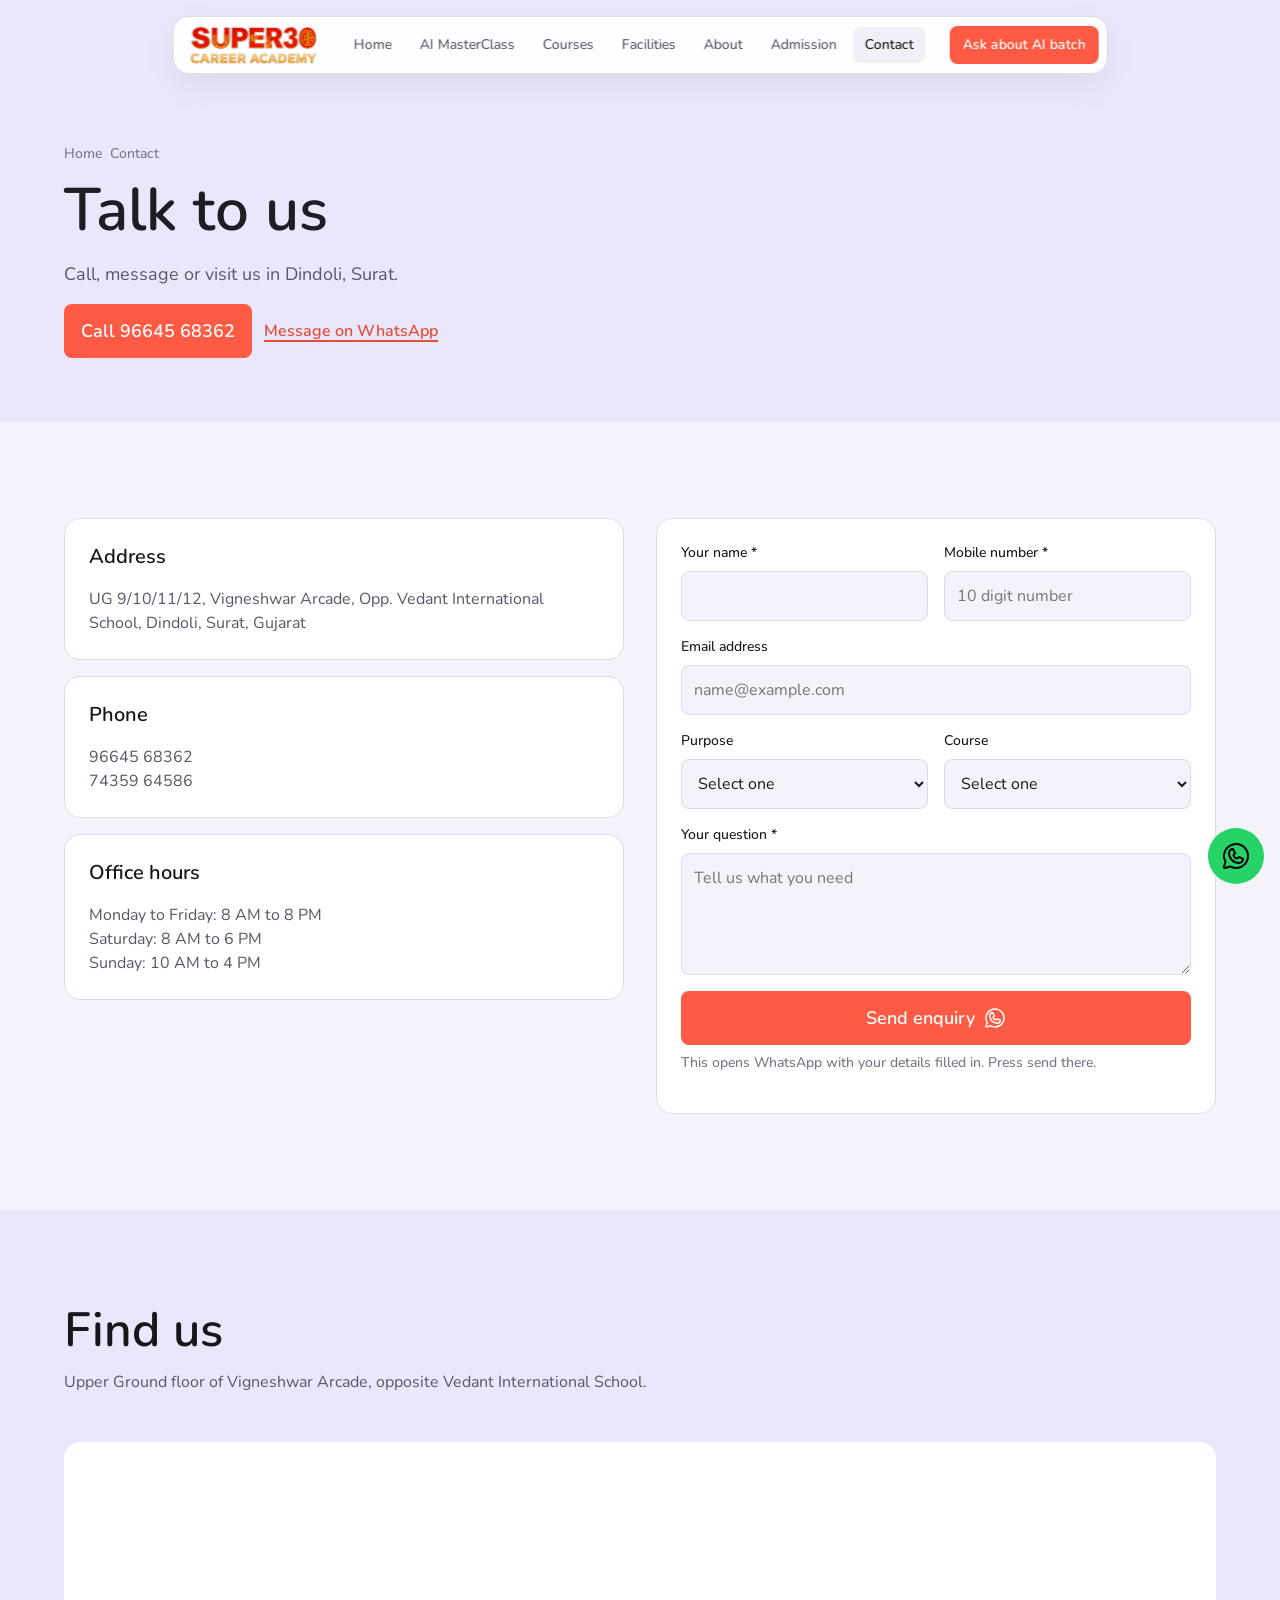
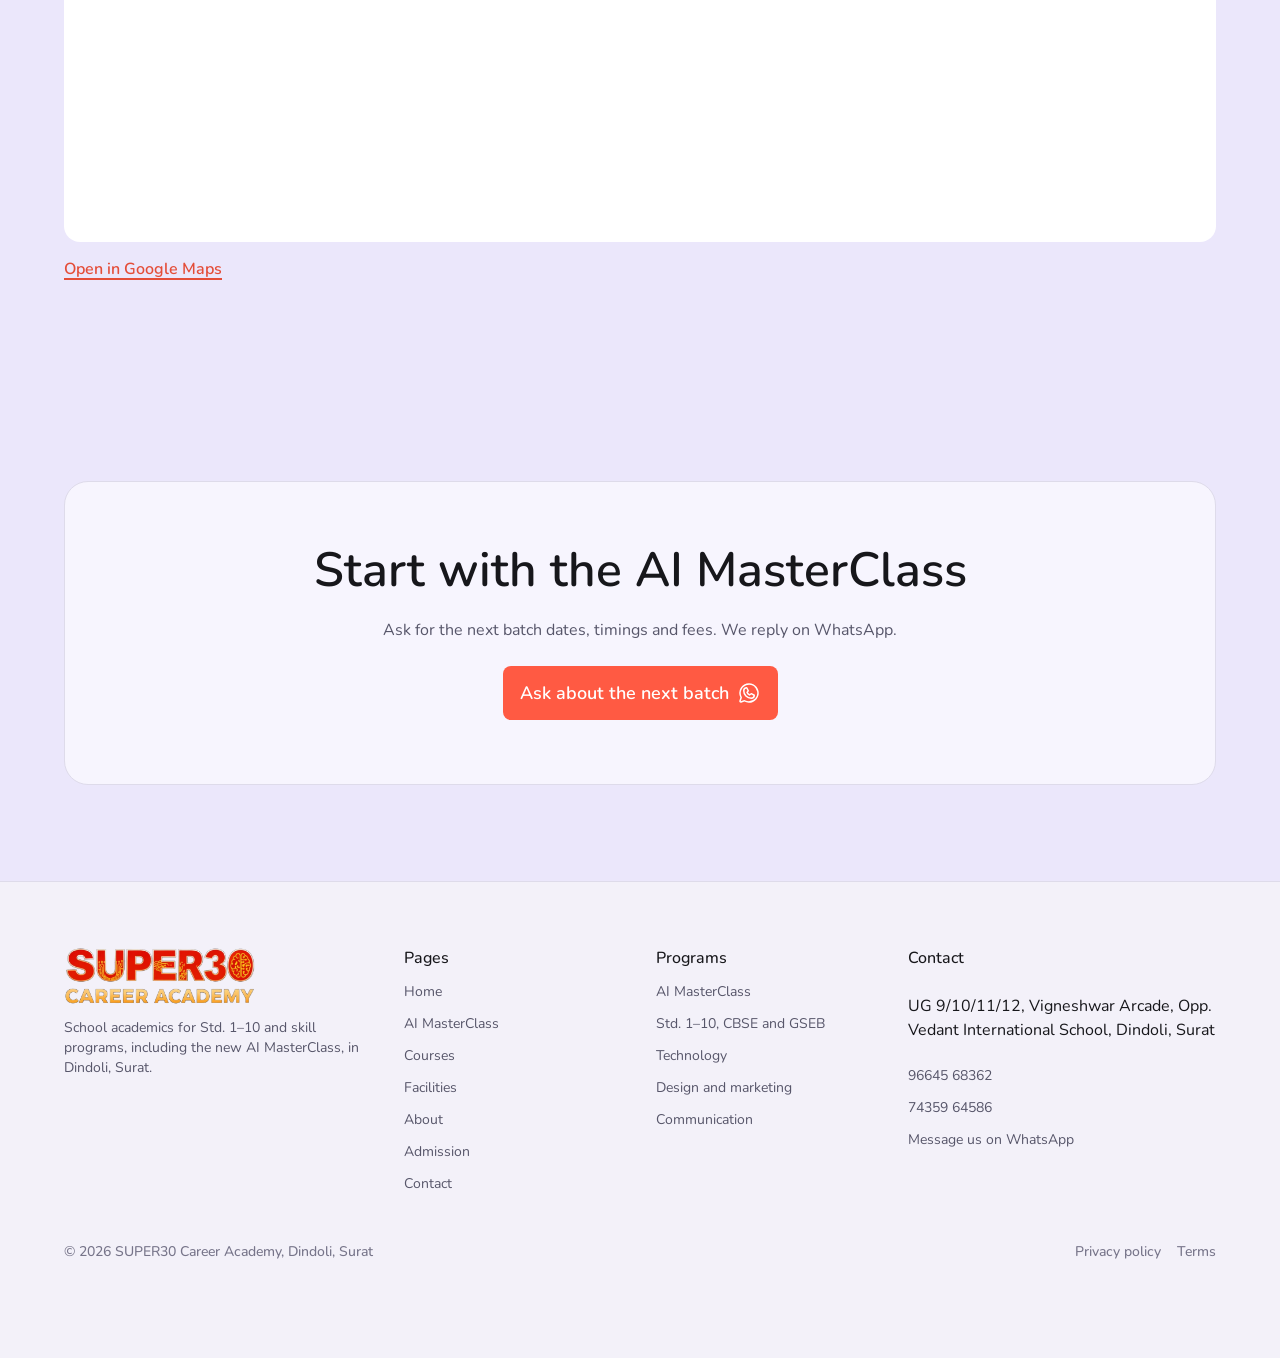
<file: contact.html>
<!DOCTYPE html>
<html lang="en">
<head>
<meta charset="UTF-8">
<meta name="viewport" content="width=device-width, initial-scale=1">
<title>Contact | SUPER30 Career Academy, Dindoli Surat | 96645 68362</title>
<meta name="description" content="Address, phone numbers, office hours, map and enquiry form for SUPER30 Career Academy in Dindoli, Surat.">
<meta name="robots" content="index, follow">
<link rel="canonical" href="https://super30careeracademy.com/contact.html">
<meta name="theme-color" content="#ebe7fb">
<meta property="og:type" content="website">
<meta property="og:site_name" content="SUPER30 Career Academy">
<meta property="og:title" content="Contact | SUPER30 Career Academy, Dindoli Surat | 96645 68362">
<meta property="og:description" content="Address, phone numbers, office hours, map and enquiry form for SUPER30 Career Academy in Dindoli, Surat.">
<meta property="og:url" content="https://super30careeracademy.com/contact.html">
<meta property="og:image" content="https://super30careeracademy.com/assets/og-image.jpg">
<meta name="twitter:card" content="summary_large_image">
<link rel="icon" href="favicon.ico" sizes="48x48">
<link rel="icon" type="image/png" href="assets/favicon-64.png">
<link rel="apple-touch-icon" href="assets/apple-touch-icon.png">
<link rel="preconnect" href="https://fonts.googleapis.com">
<link rel="preconnect" href="https://fonts.gstatic.com" crossorigin>
<link rel="stylesheet" href="https://fonts.googleapis.com/css2?family=Nunito:wght@400;500;600;700;800&display=swap">
<link rel="stylesheet" href="styles.css">
<script>document.documentElement.classList.add('js')</script>
<script src="script.js" defer></script>
</head>
<body>
<a class="skip" href="#main">Skip to content</a>
<header>
<nav class="nav" aria-label="Main">
  <div class="nav-bar">
    <a class="nav-logo" href="index.html"><img src="assets/logo.png" alt="SUPER30 Career Academy home" width="664" height="208"></a>
    <div class="nav-links"><a href="index.html">Home</a><a href="ai-masterclass.html">AI MasterClass</a><a href="courses.html">Courses</a><a href="facilities.html">Facilities</a><a href="about.html">About</a><a href="admission.html">Admission</a><a href="contact.html" aria-current="page">Contact</a></div>
    <a class="btn btn-primary btn-sm nav-cta" href="https://wa.me/917435964586?text=Hi%2C%20please%20share%20the%20next%20batch%20dates%20and%20fees%20for%20the%20AI%20MasterClass." target="_blank" rel="noopener">Ask about AI batch</a>
    <button class="menu-toggle" type="button" aria-expanded="false" aria-controls="mobileMenu" aria-label="Open menu"><span></span><span></span><span></span></button>
  </div>
</nav>
<div class="mobile-menu" id="mobileMenu"><a href="index.html">Home</a><a href="ai-masterclass.html">AI MasterClass</a><a href="courses.html">Courses</a><a href="facilities.html">Facilities</a><a href="about.html">About</a><a href="admission.html">Admission</a><a href="contact.html" aria-current="page">Contact</a><a class="btn btn-primary" href="https://wa.me/917435964586?text=Hi%2C%20please%20share%20the%20next%20batch%20dates%20and%20fees%20for%20the%20AI%20MasterClass." target="_blank" rel="noopener">Ask about AI batch</a></div>
</header>
<main id="main">
<section class="page-head"><div class="container"><div class="stack">
<nav class="crumbs caption-1" aria-label="Breadcrumb"><a href="index.html">Home</a><span aria-current="page">Contact</span></nav>
<h1 class="heading-1 gradient-heading">Talk to us</h1><p class="hero-sub">Call, message or visit us in Dindoli, Surat.</p><div class="actions"><a class="btn btn-primary btn-lg" href="tel:+919664568362">Call 96645 68362</a><a class="text-link" href="https://wa.me/917435964586?text=Hi%2C%20I%20would%20like%20to%20enquire%20about%20SUPER30." target="_blank" rel="noopener">Message on WhatsApp</a></div>
</div></div></section><section class="section section-alt"><div class="container"><div class="split"><div class="stack">
<div class="card card-static"><h2 class="heading-6">Address</h2><address class="body-3">UG 9/10/11/12, Vigneshwar Arcade, Opp. Vedant International School, Dindoli, Surat, Gujarat</address></div>
<div class="card card-static"><h2 class="heading-6">Phone</h2><p class="body-3"><a href="tel:+919664568362">96645 68362</a><br><a href="tel:+917435964586">74359 64586</a></p></div>
<div class="card card-static"><h2 class="heading-6">Office hours</h2>
<p class="body-3">Monday to Friday: 8 AM to 8 PM<br>Saturday: 8 AM to 6 PM<br>Sunday: 10 AM to 4 PM</p></div></div><form class="form-grid card card-static" data-whatsapp="Enquiry for SUPER30" novalidate>
<div class="field"><label for="cName">Your name *</label><input type="text" id="cName" name="cName" data-label="Your name" required placeholder=""></div><div class="field"><label for="cPhone">Mobile number *</label><input type="tel" id="cPhone" name="cPhone" data-label="Mobile number" required placeholder="10 digit number"></div><div class="field full"><label for="cEmail">Email address</label><input type="email" id="cEmail" name="cEmail" data-label="Email address" placeholder="name@example.com"></div><div class="field"><label for="cSubject">Purpose</label><select id="cSubject" name="cSubject" data-label="Purpose"><option value="">Select one</option><option>Course enquiry</option><option>Admission</option><option>Free demo class</option><option>Campus visit</option><option>Scholarship</option><option>Fees</option><option>Career counselling</option><option>Other</option></select></div><div class="field"><label for="cCourse">Course</label><select id="cCourse" name="cCourse" data-label="Course"><option value="">Select one</option><option>AI MasterClass</option><option>Std. 1 to 5, CBSE</option><option>Std. 6 to 8, CBSE</option><option>Std. 9 and 10, CBSE</option><option>Std. 1 to 5, GSEB</option><option>Std. 6 to 8, GSEB</option><option>Std. 9 and 10, GSEB</option><option>Computer basics</option><option>Python programming</option><option>C and C++ programming</option><option>Java programming</option><option>Advanced Excel</option><option>AI and machine learning</option><option>Data science</option><option>Data analytics</option><option>Full stack web development</option><option>Digital marketing</option><option>Graphic design</option><option>UI and UX design</option><option>Spoken English</option><option>Communication skills</option><option>Personality development</option><option>Not sure, I need guidance</option></select></div><div class="field full"><label for="cMessage">Your question *</label><textarea id="cMessage" name="cMessage" data-label="Your question" required rows="4" placeholder="Tell us what you need"></textarea></div>
<div class="field full"><button class="btn btn-primary btn-lg" type="submit">Send enquiry<svg class="icon" viewBox="0 0 256 256" aria-hidden="true"><path d="M187.58,144.84l-32-16a8,8,0,0,0-8,.5l-14.69,9.8a40.55,40.55,0,0,1-16-16l9.8-14.69a8,8,0,0,0,.5-8l-16-32A8,8,0,0,0,104,64a40,40,0,0,0-40,40,88.1,88.1,0,0,0,88,88,40,40,0,0,0,40-40A8,8,0,0,0,187.58,144.84ZM152,176a72.08,72.08,0,0,1-72-72A24,24,0,0,1,99.29,80.46l11.48,23L101,118a8,8,0,0,0-.73,7.51,56.47,56.47,0,0,0,30.15,30.15A8,8,0,0,0,138,155l14.61-9.74,23,11.48A24,24,0,0,1,152,176ZM128,24A104,104,0,0,0,36.18,176.88L24.83,210.93a16,16,0,0,0,20.24,20.24l34.05-11.35A104,104,0,1,0,128,24Zm0,192a87.87,87.87,0,0,1-44.06-11.81,8,8,0,0,0-6.54-.67L40,216,52.47,178.6a8,8,0,0,0-.66-6.54A88,88,0,1,1,128,216Z"/></svg></button>
<p class="caption-1">This opens WhatsApp with your details filled in. Press send there.</p></div>
<p class="form-status body-6" role="status"></p>
<noscript><p class="body-6 form-status">Please message us on WhatsApp at 96645 68362.</p></noscript>
</form></div></div></section><section class="section "><div class="container"><div class="section-head reveal"><h2 class="heading-2">Find us</h2><p class="body-3">Upper Ground floor of Vigneshwar Arcade, opposite Vedant International School.</p></div><iframe class="map" loading="lazy" title="Map to SUPER30 Career Academy" referrerpolicy="no-referrer-when-downgrade" src="https://www.google.com/maps?q=Vigneshwar%20Arcade%2C%20Opposite%20Vedant%20International%20School%2C%20Dindoli%2C%20Surat&amp;output=embed"></iframe><div class="actions"><a class="text-link" href="https://maps.google.com/?q=Vigneshwar%20Arcade%20Dindoli%20Surat" target="_blank" rel="noopener">Open in Google Maps</a></div></div></section><section class="section "><div class="container"><div class="cta reveal"><h2 class="heading-2">Start with the AI MasterClass</h2><p class="body-3">Ask for the next batch dates, timings and fees. We reply on WhatsApp.</p><a class="btn btn-primary btn-lg" href="https://wa.me/917435964586?text=Hi%2C%20please%20share%20the%20next%20batch%20dates%20and%20fees%20for%20the%20AI%20MasterClass." target="_blank" rel="noopener">Ask about the next batch<svg class="icon" viewBox="0 0 256 256" aria-hidden="true"><path d="M187.58,144.84l-32-16a8,8,0,0,0-8,.5l-14.69,9.8a40.55,40.55,0,0,1-16-16l9.8-14.69a8,8,0,0,0,.5-8l-16-32A8,8,0,0,0,104,64a40,40,0,0,0-40,40,88.1,88.1,0,0,0,88,88,40,40,0,0,0,40-40A8,8,0,0,0,187.58,144.84ZM152,176a72.08,72.08,0,0,1-72-72A24,24,0,0,1,99.29,80.46l11.48,23L101,118a8,8,0,0,0-.73,7.51,56.47,56.47,0,0,0,30.15,30.15A8,8,0,0,0,138,155l14.61-9.74,23,11.48A24,24,0,0,1,152,176ZM128,24A104,104,0,0,0,36.18,176.88L24.83,210.93a16,16,0,0,0,20.24,20.24l34.05-11.35A104,104,0,1,0,128,24Zm0,192a87.87,87.87,0,0,1-44.06-11.81,8,8,0,0,0-6.54-.67L40,216,52.47,178.6a8,8,0,0,0-.66-6.54A88,88,0,1,1,128,216Z"/></svg></a></div></div></section>
</main>
<footer class="footer">
  <div class="container">
    <div class="footer-grid">
      <div class="footer-col">
        <img src="assets/logo.png" alt="SUPER30 Career Academy" width="664" height="208">
        <p class="body-6">School academics for Std. 1–10 and skill programs, including the new AI MasterClass, in Dindoli, Surat.</p>
      </div>
      <div class="footer-col"><h2 class="title-3">Pages</h2><a class="body-6" href="index.html">Home</a><a class="body-6" href="ai-masterclass.html">AI MasterClass</a><a class="body-6" href="courses.html">Courses</a><a class="body-6" href="facilities.html">Facilities</a><a class="body-6" href="about.html">About</a><a class="body-6" href="admission.html">Admission</a><a class="body-6" href="contact.html">Contact</a></div>
      <div class="footer-col"><h2 class="title-3">Programs</h2><a class="body-6" href="ai-masterclass.html">AI MasterClass</a><a class="body-6" href="courses.html#school">Std. 1–10, CBSE and GSEB</a><a class="body-6" href="courses.html#technology">Technology</a><a class="body-6" href="courses.html#design">Design and marketing</a><a class="body-6" href="courses.html#communication">Communication</a></div>
      <div class="footer-col"><h2 class="title-3">Contact</h2>
        <p class="footer-line body-6"><address>UG 9/10/11/12, Vigneshwar Arcade, Opp. Vedant International School, Dindoli, Surat</address></p>
        <a class="footer-line body-6" href="tel:+919664568362">96645 68362</a>
        <a class="footer-line body-6" href="tel:+917435964586">74359 64586</a>
        <a class="footer-line body-6" href="https://wa.me/917435964586" target="_blank" rel="noopener">Message us on WhatsApp</a>
      </div>
    </div>
    <div class="footer-bottom">
      <p class="caption-1">© 2026 SUPER30 Career Academy, Dindoli, Surat</p>
      <nav class="caption-1" aria-label="Legal"><a href="privacy.html">Privacy policy</a><a href="terms.html">Terms</a></nav>
    </div>
  </div>
</footer>
<a class="whatsapp" href="https://wa.me/917435964586?text=Hi%2C%20I%20would%20like%20to%20know%20more%20about%20SUPER30%20Career%20Academy." target="_blank" rel="noopener" aria-label="Chat on WhatsApp"><svg class="icon" viewBox="0 0 256 256" aria-hidden="true"><path d="M187.58,144.84l-32-16a8,8,0,0,0-8,.5l-14.69,9.8a40.55,40.55,0,0,1-16-16l9.8-14.69a8,8,0,0,0,.5-8l-16-32A8,8,0,0,0,104,64a40,40,0,0,0-40,40,88.1,88.1,0,0,0,88,88,40,40,0,0,0,40-40A8,8,0,0,0,187.58,144.84ZM152,176a72.08,72.08,0,0,1-72-72A24,24,0,0,1,99.29,80.46l11.48,23L101,118a8,8,0,0,0-.73,7.51,56.47,56.47,0,0,0,30.15,30.15A8,8,0,0,0,138,155l14.61-9.74,23,11.48A24,24,0,0,1,152,176ZM128,24A104,104,0,0,0,36.18,176.88L24.83,210.93a16,16,0,0,0,20.24,20.24l34.05-11.35A104,104,0,1,0,128,24Zm0,192a87.87,87.87,0,0,1-44.06-11.81,8,8,0,0,0-6.54-.67L40,216,52.47,178.6a8,8,0,0,0-.66-6.54A88,88,0,1,1,128,216Z"/></svg></a>
<dialog class="popup" id="coursePopup" aria-labelledby="popupTitle">
  <button class="popup-close" type="button" data-close aria-label="Close"><svg class="icon" viewBox="0 0 256 256" aria-hidden="true"><path d="M205.66,194.34a8,8,0,0,1-11.32,11.32L128,139.31,61.66,205.66a8,8,0,0,1-11.32-11.32L116.69,128,50.34,61.66A8,8,0,0,1,61.66,50.34L128,116.69l66.34-66.35a8,8,0,0,1,11.32,11.32L139.31,128Z"/></svg></button>
  <div class="popup-grid">
    <div class="media " role="img" aria-label="Student learning AI tools on a laptop" style="background-image:url('assets/images/popup.png'),url('assets/images/popup.svg')"></div>
    <div class="popup-body">
      <span class="pill caption-3">New course</span>
      <h2 class="heading-4" id="popupTitle">AI MasterClass at SUPER30</h2>
      <p class="body-3">Learn to make real work with AI, in our Dindoli classroom.</p>
      <ul class="list"><li><span class="body-6">YouTube channel creation</span></li><li><span class="body-6">Motion graphics for brands</span></li><li><span class="body-6">Thumbnail creation</span></li><li><span class="body-6">Website building with AI</span></li><li><span class="body-6">Detailed prompt writing</span></li></ul>
      <div class="actions"><a class="btn btn-primary" href="https://wa.me/917435964586?text=Hi%2C%20please%20share%20the%20next%20batch%20dates%20and%20fees%20for%20the%20AI%20MasterClass." target="_blank" rel="noopener">Ask about the next batch<svg class="icon" viewBox="0 0 256 256" aria-hidden="true"><path d="M187.58,144.84l-32-16a8,8,0,0,0-8,.5l-14.69,9.8a40.55,40.55,0,0,1-16-16l9.8-14.69a8,8,0,0,0,.5-8l-16-32A8,8,0,0,0,104,64a40,40,0,0,0-40,40,88.1,88.1,0,0,0,88,88,40,40,0,0,0,40-40A8,8,0,0,0,187.58,144.84ZM152,176a72.08,72.08,0,0,1-72-72A24,24,0,0,1,99.29,80.46l11.48,23L101,118a8,8,0,0,0-.73,7.51,56.47,56.47,0,0,0,30.15,30.15A8,8,0,0,0,138,155l14.61-9.74,23,11.48A24,24,0,0,1,152,176ZM128,24A104,104,0,0,0,36.18,176.88L24.83,210.93a16,16,0,0,0,20.24,20.24l34.05-11.35A104,104,0,1,0,128,24Zm0,192a87.87,87.87,0,0,1-44.06-11.81,8,8,0,0,0-6.54-.67L40,216,52.47,178.6a8,8,0,0,0-.66-6.54A88,88,0,1,1,128,216Z"/></svg></a><a class="text-link" href="ai-masterclass.html">See the course</a></div>
    </div>
  </div>
</dialog>
</body>
</html>
</file>
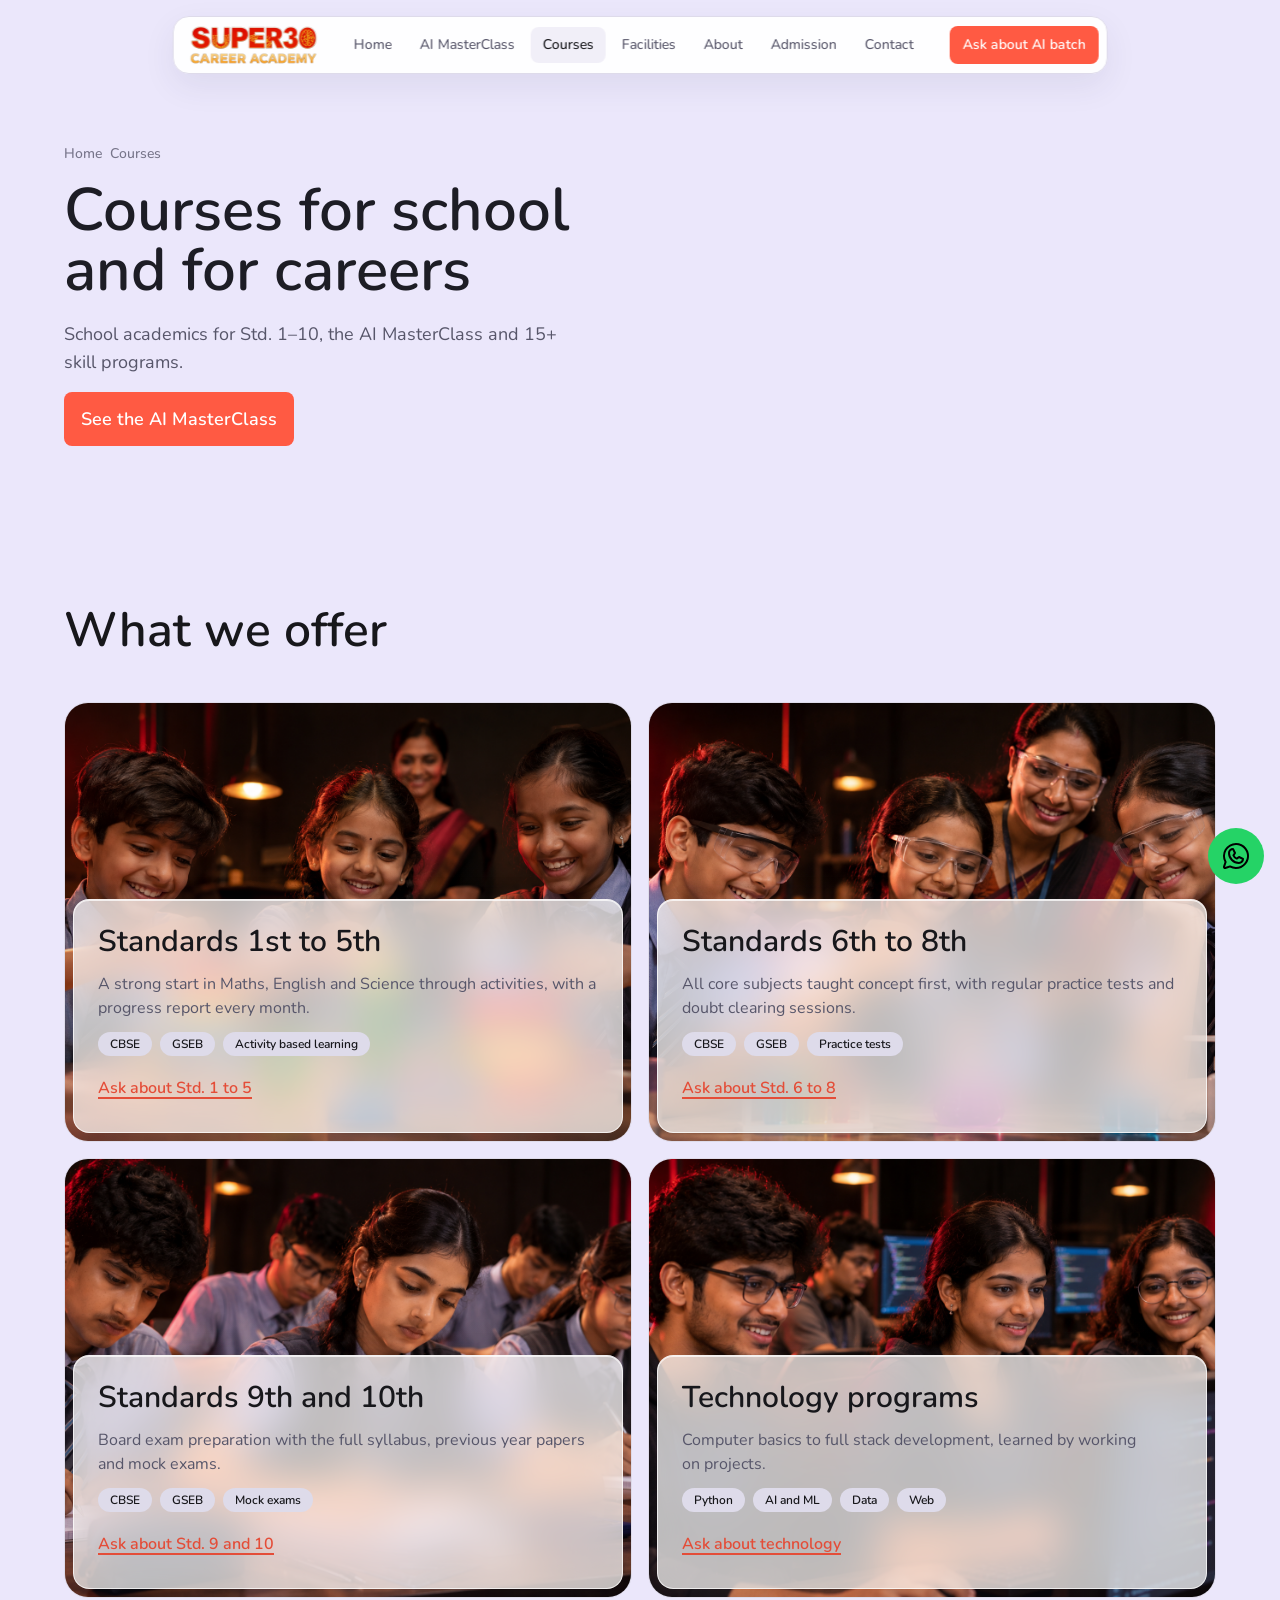
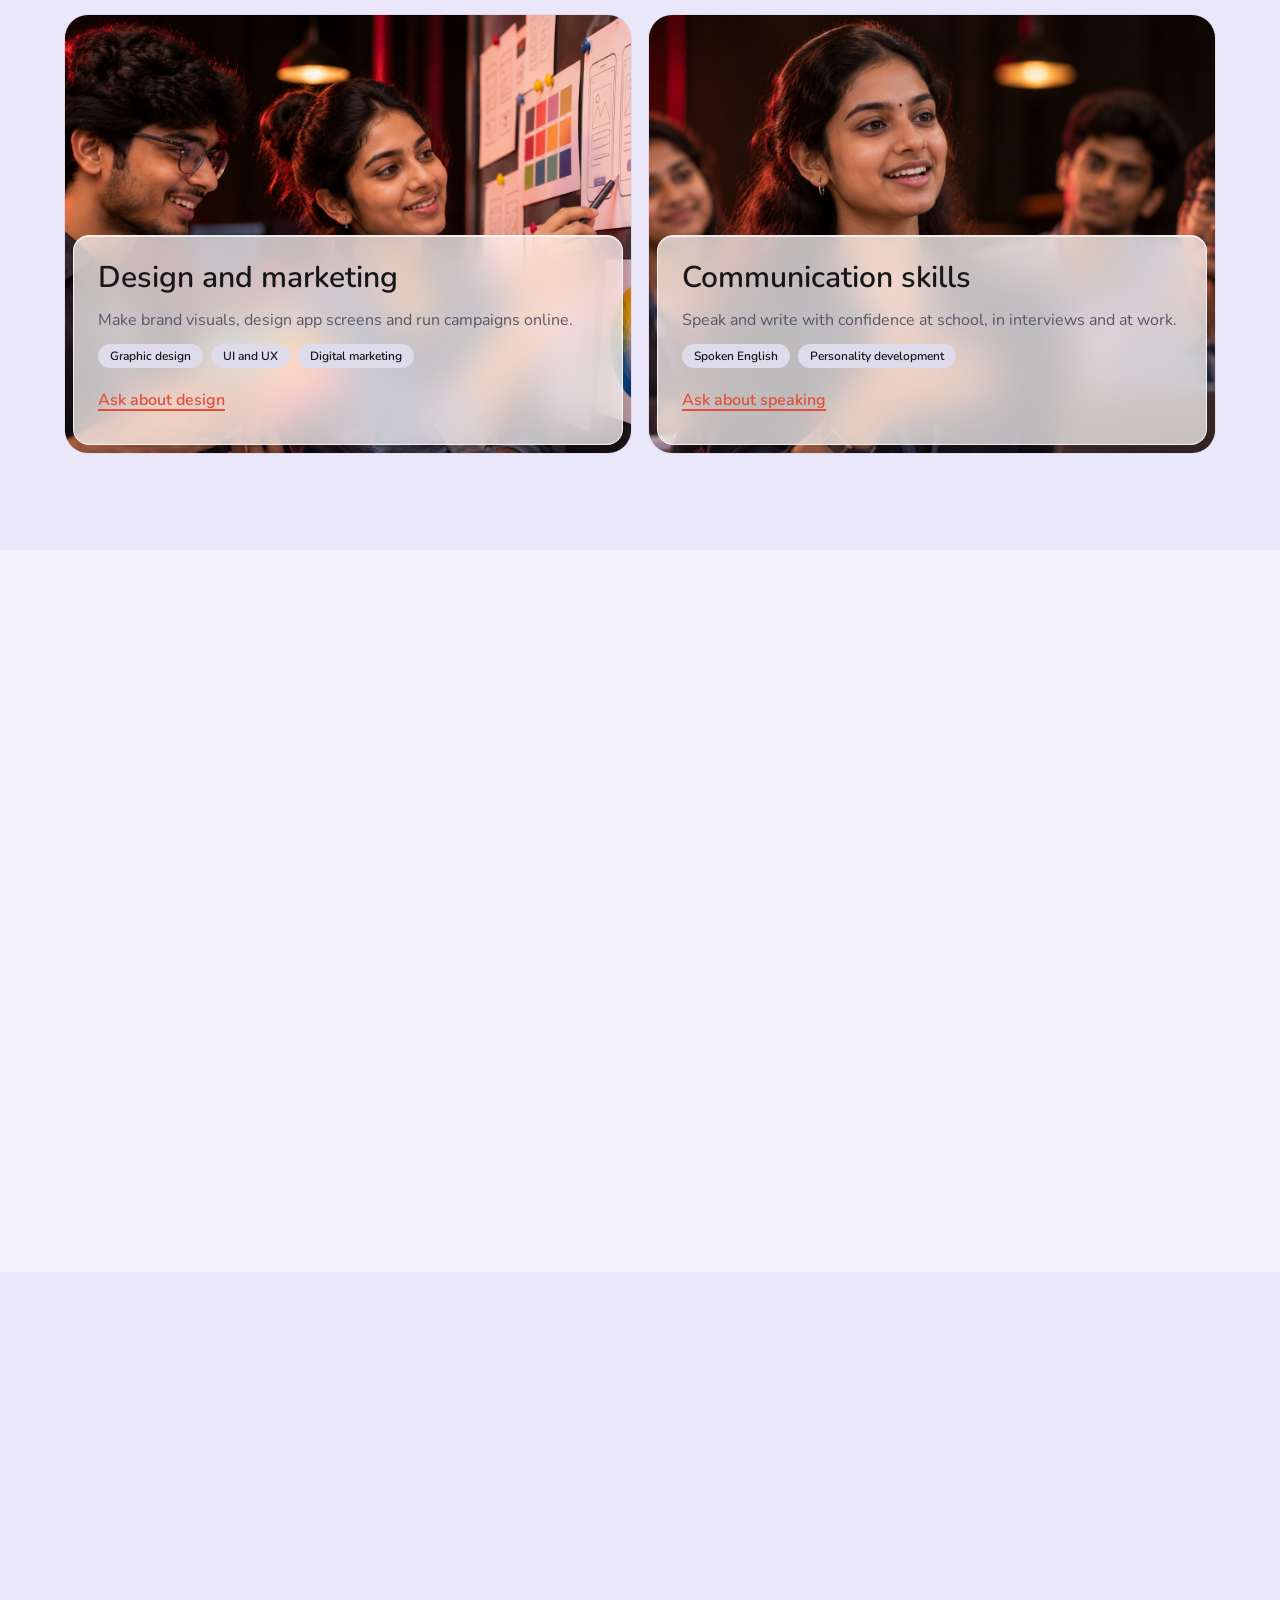
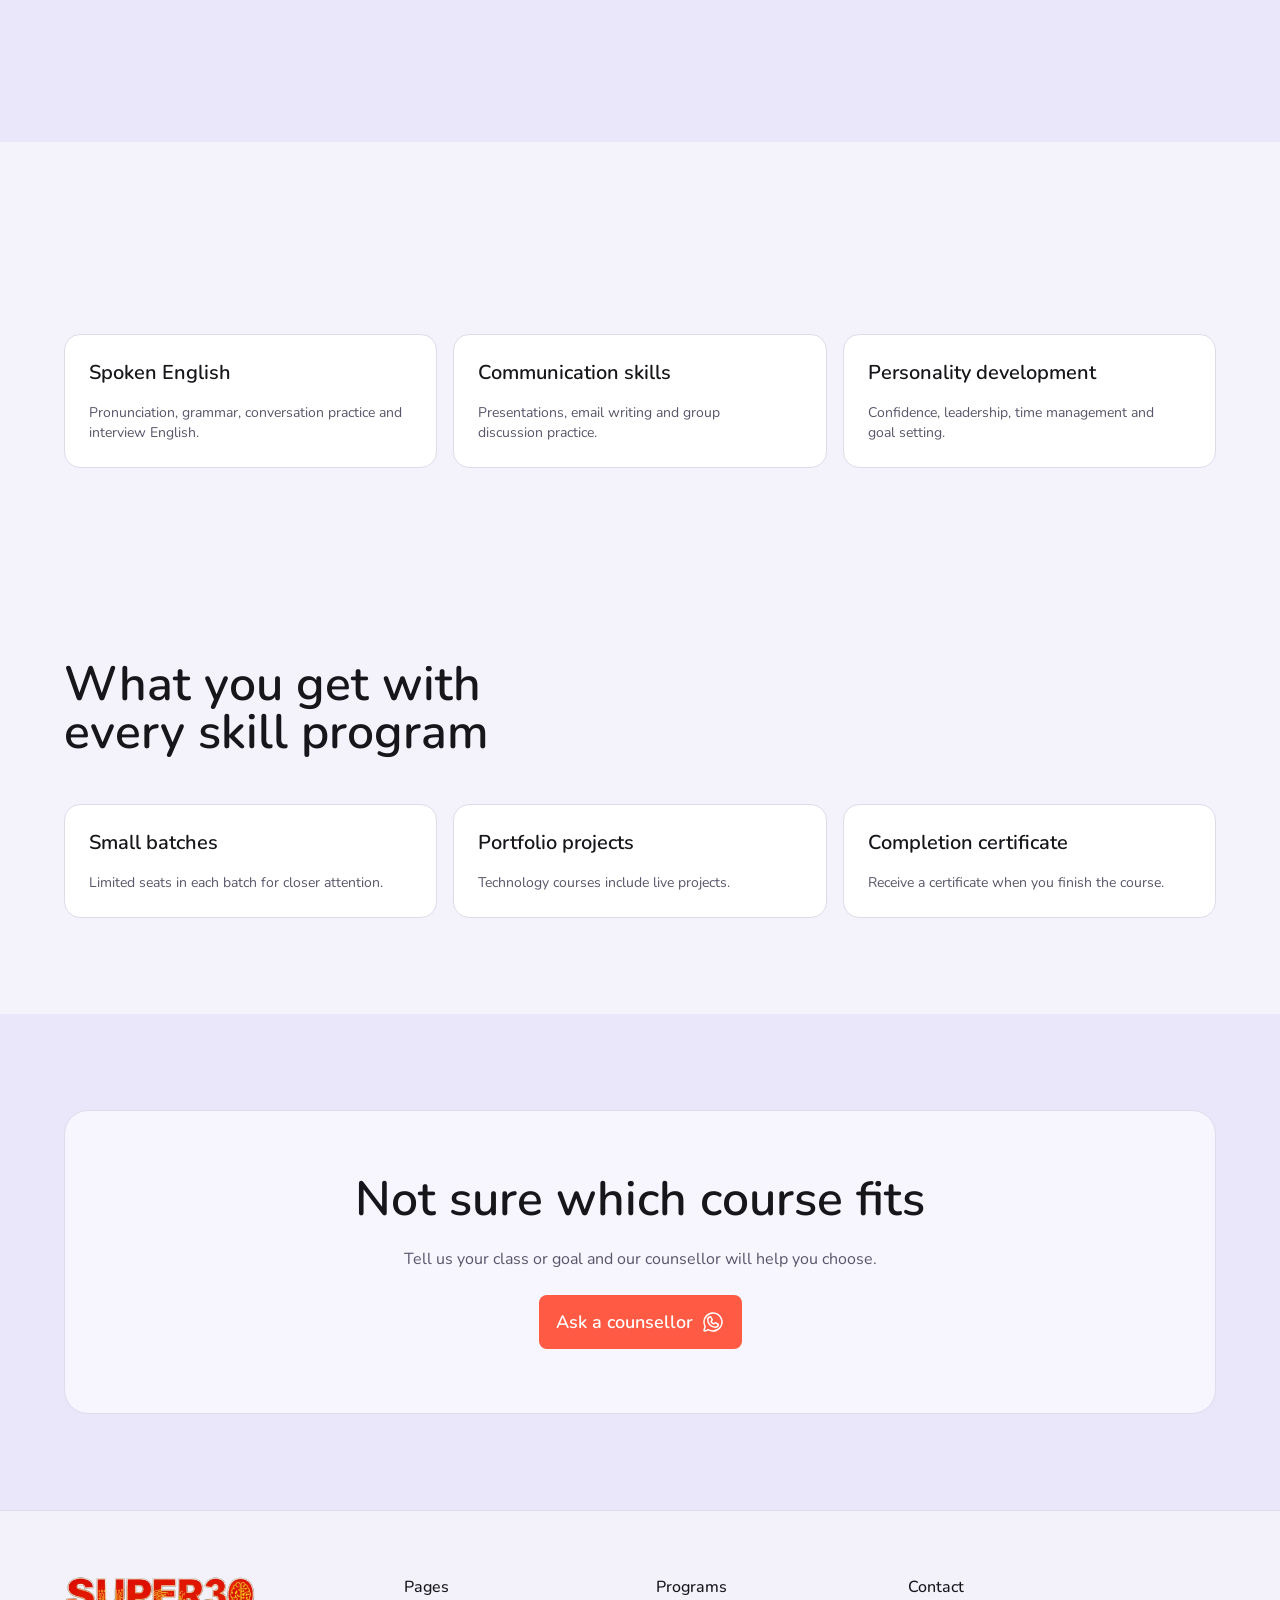
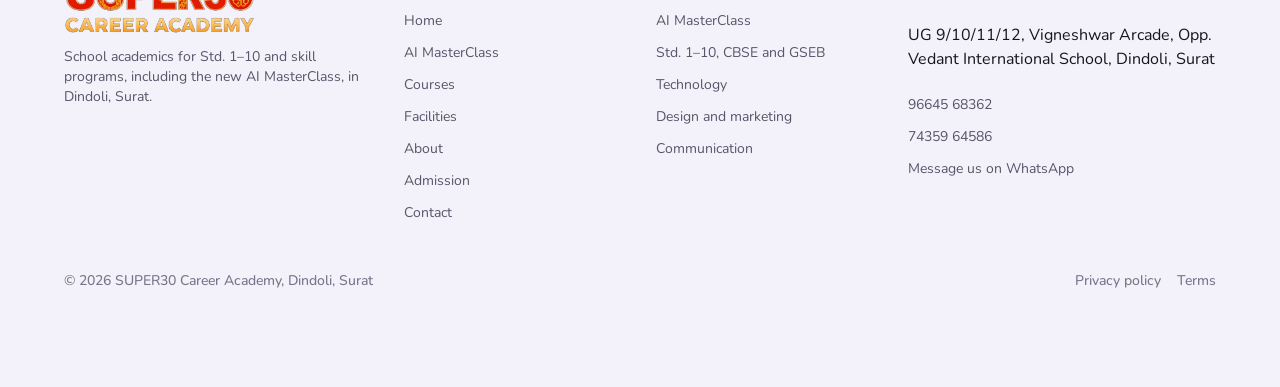
<file: courses.html>
<!DOCTYPE html>
<html lang="en">
<head>
<meta charset="UTF-8">
<meta name="viewport" content="width=device-width, initial-scale=1">
<title>Courses | SUPER30 Career Academy, Dindoli Surat</title>
<meta name="description" content="CBSE and GSEB academics for Std. 1 to 10, the AI MasterClass, technology, design, marketing and communication courses in Surat.">
<meta name="robots" content="index, follow">
<link rel="canonical" href="https://super30careeracademy.com/courses.html">
<meta name="theme-color" content="#ebe7fb">
<meta property="og:type" content="website">
<meta property="og:site_name" content="SUPER30 Career Academy">
<meta property="og:title" content="Courses | SUPER30 Career Academy, Dindoli Surat">
<meta property="og:description" content="CBSE and GSEB academics for Std. 1 to 10, the AI MasterClass, technology, design, marketing and communication courses in Surat.">
<meta property="og:url" content="https://super30careeracademy.com/courses.html">
<meta property="og:image" content="https://super30careeracademy.com/assets/og-image.jpg">
<meta name="twitter:card" content="summary_large_image">
<link rel="icon" href="favicon.ico" sizes="48x48">
<link rel="icon" type="image/png" href="assets/favicon-64.png">
<link rel="apple-touch-icon" href="assets/apple-touch-icon.png">
<link rel="preconnect" href="https://fonts.googleapis.com">
<link rel="preconnect" href="https://fonts.gstatic.com" crossorigin>
<link rel="stylesheet" href="https://fonts.googleapis.com/css2?family=Nunito:wght@400;500;600;700;800&display=swap">
<link rel="stylesheet" href="styles.css">
<script>document.documentElement.classList.add('js')</script>
<script src="script.js" defer></script>
</head>
<body>
<a class="skip" href="#main">Skip to content</a>
<header>
<nav class="nav" aria-label="Main">
  <div class="nav-bar">
    <a class="nav-logo" href="index.html"><img src="assets/logo.png" alt="SUPER30 Career Academy home" width="664" height="208"></a>
    <div class="nav-links"><a href="index.html">Home</a><a href="ai-masterclass.html">AI MasterClass</a><a href="courses.html" aria-current="page">Courses</a><a href="facilities.html">Facilities</a><a href="about.html">About</a><a href="admission.html">Admission</a><a href="contact.html">Contact</a></div>
    <a class="btn btn-primary btn-sm nav-cta" href="https://wa.me/917435964586?text=Hi%2C%20please%20share%20the%20next%20batch%20dates%20and%20fees%20for%20the%20AI%20MasterClass." target="_blank" rel="noopener">Ask about AI batch</a>
    <button class="menu-toggle" type="button" aria-expanded="false" aria-controls="mobileMenu" aria-label="Open menu"><span></span><span></span><span></span></button>
  </div>
</nav>
<div class="mobile-menu" id="mobileMenu"><a href="index.html">Home</a><a href="ai-masterclass.html">AI MasterClass</a><a href="courses.html" aria-current="page">Courses</a><a href="facilities.html">Facilities</a><a href="about.html">About</a><a href="admission.html">Admission</a><a href="contact.html">Contact</a><a class="btn btn-primary" href="https://wa.me/917435964586?text=Hi%2C%20please%20share%20the%20next%20batch%20dates%20and%20fees%20for%20the%20AI%20MasterClass." target="_blank" rel="noopener">Ask about AI batch</a></div>
</header>
<main id="main">
<section class="page-head"><div class="container"><div class="stack">
<nav class="crumbs caption-1" aria-label="Breadcrumb"><a href="index.html">Home</a><span aria-current="page">Courses</span></nav>
<h1 class="heading-1 gradient-heading">Courses for school<br>and for careers</h1><p class="hero-sub">School academics for Std. 1–10, the AI MasterClass and 15+ skill programs.</p><div class="actions"><a class="btn btn-primary btn-lg" href="ai-masterclass.html">See the AI MasterClass</a></div>
</div></div></section><section class="section "><div class="container"><div class="section-head reveal"><h2 class="heading-2">What we offer</h2></div><div class="offers"><article class="offer reveal" id="school"><div class="offer-bg" style="background-image:url('assets/images/std-1-5.png'),url('assets/images/std-1-5.svg')"></div><div class="offer-body"><h3 class="heading-4">Standards 1st to 5th</h3><p class="body-3">A strong start in Maths, English and Science through activities, with a progress report every month.</p><ul class="chips"><li>CBSE</li><li>GSEB</li><li>Activity based learning</li></ul><a class="text-link" href="https://wa.me/917435964586?text=Hi%2C%20I%20would%20like%20to%20know%20about%20Standards%201st%20to%205th%20at%20SUPER30." target="_blank" rel="noopener">Ask about Std. 1 to 5</a></div></article><article class="offer reveal" id="middle"><div class="offer-bg" style="background-image:url('assets/images/std-6-8.png'),url('assets/images/std-6-8.svg')"></div><div class="offer-body"><h3 class="heading-4">Standards 6th to 8th</h3><p class="body-3">All core subjects taught concept first, with regular practice tests and doubt clearing sessions.</p><ul class="chips"><li>CBSE</li><li>GSEB</li><li>Practice tests</li></ul><a class="text-link" href="https://wa.me/917435964586?text=Hi%2C%20I%20would%20like%20to%20know%20about%20Standards%206th%20to%208th%20at%20SUPER30." target="_blank" rel="noopener">Ask about Std. 6 to 8</a></div></article><article class="offer reveal" id="board"><div class="offer-bg" style="background-image:url('assets/images/std-9-10.png'),url('assets/images/std-9-10.svg')"></div><div class="offer-body"><h3 class="heading-4">Standards 9th and 10th</h3><p class="body-3">Board exam preparation with the full syllabus, previous year papers and mock exams.</p><ul class="chips"><li>CBSE</li><li>GSEB</li><li>Mock exams</li></ul><a class="text-link" href="https://wa.me/917435964586?text=Hi%2C%20I%20would%20like%20to%20know%20about%20Standards%209th%20and%2010th%20at%20SUPER30." target="_blank" rel="noopener">Ask about Std. 9 and 10</a></div></article><article class="offer reveal" id="technology"><div class="offer-bg" style="background-image:url('assets/images/technology.png'),url('assets/images/technology.svg')"></div><div class="offer-body"><h3 class="heading-4">Technology programs</h3><p class="body-3">Computer basics to full stack development, learned by working on projects.</p><ul class="chips"><li>Python</li><li>AI and ML</li><li>Data</li><li>Web</li></ul><a class="text-link" href="https://wa.me/917435964586?text=Hi%2C%20I%20would%20like%20to%20know%20about%20Technology%20programs%20at%20SUPER30." target="_blank" rel="noopener">Ask about technology</a></div></article><article class="offer reveal" id="design"><div class="offer-bg" style="background-image:url('assets/images/design-marketing.png'),url('assets/images/design-marketing.svg')"></div><div class="offer-body"><h3 class="heading-4">Design and marketing</h3><p class="body-3">Make brand visuals, design app screens and run campaigns online.</p><ul class="chips"><li>Graphic design</li><li>UI and UX</li><li>Digital marketing</li></ul><a class="text-link" href="https://wa.me/917435964586?text=Hi%2C%20I%20would%20like%20to%20know%20about%20Design%20and%20marketing%20at%20SUPER30." target="_blank" rel="noopener">Ask about design</a></div></article><article class="offer reveal" id="communication"><div class="offer-bg" style="background-image:url('assets/images/communication.png'),url('assets/images/communication.svg')"></div><div class="offer-body"><h3 class="heading-4">Communication skills</h3><p class="body-3">Speak and write with confidence at school, in interviews and at work.</p><ul class="chips"><li>Spoken English</li><li>Personality development</li></ul><a class="text-link" href="https://wa.me/917435964586?text=Hi%2C%20I%20would%20like%20to%20know%20about%20Communication%20skills%20at%20SUPER30." target="_blank" rel="noopener">Ask about speaking</a></div></article></div></div></section><section class="section section-alt"><div class="container"><div class="section-head reveal"><h2 class="heading-2">Technology programs</h2></div><div class="grid grid-3"><article class="card card-static reveal"><h3 class="heading-6">Computer basics</h3><p class="body-6">MS Office, internet, email and file management for all ages.</p></article><article class="card card-static reveal"><h3 class="heading-6">Python programming</h3><p class="body-6">From variables to object oriented programming, file handling and projects.</p></article><article class="card card-static reveal"><h3 class="heading-6">C and C++ programming</h3><p class="body-6">Programming fundamentals, pointers, data structures and algorithms.</p></article><article class="card card-static reveal"><h3 class="heading-6">Java programming</h3><p class="body-6">Object oriented programming, collections, exceptions and desktop applications.</p></article><article class="card card-static reveal"><h3 class="heading-6">Advanced Excel</h3><p class="body-6">Lookups, pivot tables, Power Query, macros and data analysis.</p></article><article class="card card-static reveal"><h3 class="heading-6">AI and machine learning</h3><p class="body-6">Supervised and unsupervised learning, neural networks and projects. Python required.</p></article><article class="card card-static reveal"><h3 class="heading-6">Data science</h3><p class="body-6">Statistics, Pandas, NumPy, Matplotlib, machine learning and visualisation.</p></article><article class="card card-static reveal"><h3 class="heading-6">Data analytics</h3><p class="body-6">Excel, SQL and Power BI or Tableau dashboards for business decisions.</p></article><article class="card card-static reveal"><h3 class="heading-6">Full stack web development</h3><p class="body-6">HTML, CSS, JavaScript, React, Node.js and MongoDB, through to deployment.</p></article></div></div></section><section class="section "><div class="container"><div class="section-head reveal"><h2 class="heading-2">Design and marketing programs</h2></div><div class="grid grid-3"><article class="card card-static reveal"><h3 class="heading-6">Digital marketing</h3><p class="body-6">Search optimisation, Google and social ads, email campaigns and analytics.</p></article><article class="card card-static reveal"><h3 class="heading-6">Graphic design</h3><p class="body-6">Photoshop, Illustrator, Canva, logos, branding and posters.</p></article><article class="card card-static reveal"><h3 class="heading-6">UI and UX design</h3><p class="body-6">User research, wireframes and prototypes in Figma.</p></article></div></div></section><section class="section section-alt"><div class="container"><div class="section-head reveal"><h2 class="heading-2">Communication programs</h2></div><div class="grid grid-3"><article class="card card-static reveal"><h3 class="heading-6">Spoken English</h3><p class="body-6">Pronunciation, grammar, conversation practice and interview English.</p></article><article class="card card-static reveal"><h3 class="heading-6">Communication skills</h3><p class="body-6">Presentations, email writing and group discussion practice.</p></article><article class="card card-static reveal"><h3 class="heading-6">Personality development</h3><p class="body-6">Confidence, leadership, time management and goal setting.</p></article></div></div></section><section class="section section-alt"><div class="container"><div class="section-head reveal"><h2 class="heading-2">What you get with every skill program</h2></div><div class="grid grid-3"><article class="card card-static reveal"><h3 class="heading-6">Small batches</h3><p class="body-6">Limited seats in each batch for closer attention.</p></article><article class="card card-static reveal"><h3 class="heading-6">Portfolio projects</h3><p class="body-6">Technology courses include live projects.</p></article><article class="card card-static reveal"><h3 class="heading-6">Completion certificate</h3><p class="body-6">Receive a certificate when you finish the course.</p></article></div></div></section><section class="section "><div class="container"><div class="cta reveal"><h2 class="heading-2">Not sure which course fits</h2><p class="body-3">Tell us your class or goal and our counsellor will help you choose.</p><a class="btn btn-primary btn-lg" href="https://wa.me/917435964586?text=Hi%2C%20I%20need%20help%20choosing%20a%20course." target="_blank" rel="noopener">Ask a counsellor<svg class="icon" viewBox="0 0 256 256" aria-hidden="true"><path d="M187.58,144.84l-32-16a8,8,0,0,0-8,.5l-14.69,9.8a40.55,40.55,0,0,1-16-16l9.8-14.69a8,8,0,0,0,.5-8l-16-32A8,8,0,0,0,104,64a40,40,0,0,0-40,40,88.1,88.1,0,0,0,88,88,40,40,0,0,0,40-40A8,8,0,0,0,187.58,144.84ZM152,176a72.08,72.08,0,0,1-72-72A24,24,0,0,1,99.29,80.46l11.48,23L101,118a8,8,0,0,0-.73,7.51,56.47,56.47,0,0,0,30.15,30.15A8,8,0,0,0,138,155l14.61-9.74,23,11.48A24,24,0,0,1,152,176ZM128,24A104,104,0,0,0,36.18,176.88L24.83,210.93a16,16,0,0,0,20.24,20.24l34.05-11.35A104,104,0,1,0,128,24Zm0,192a87.87,87.87,0,0,1-44.06-11.81,8,8,0,0,0-6.54-.67L40,216,52.47,178.6a8,8,0,0,0-.66-6.54A88,88,0,1,1,128,216Z"/></svg></a></div></div></section>
</main>
<footer class="footer">
  <div class="container">
    <div class="footer-grid">
      <div class="footer-col">
        <img src="assets/logo.png" alt="SUPER30 Career Academy" width="664" height="208">
        <p class="body-6">School academics for Std. 1–10 and skill programs, including the new AI MasterClass, in Dindoli, Surat.</p>
      </div>
      <div class="footer-col"><h2 class="title-3">Pages</h2><a class="body-6" href="index.html">Home</a><a class="body-6" href="ai-masterclass.html">AI MasterClass</a><a class="body-6" href="courses.html">Courses</a><a class="body-6" href="facilities.html">Facilities</a><a class="body-6" href="about.html">About</a><a class="body-6" href="admission.html">Admission</a><a class="body-6" href="contact.html">Contact</a></div>
      <div class="footer-col"><h2 class="title-3">Programs</h2><a class="body-6" href="ai-masterclass.html">AI MasterClass</a><a class="body-6" href="courses.html#school">Std. 1–10, CBSE and GSEB</a><a class="body-6" href="courses.html#technology">Technology</a><a class="body-6" href="courses.html#design">Design and marketing</a><a class="body-6" href="courses.html#communication">Communication</a></div>
      <div class="footer-col"><h2 class="title-3">Contact</h2>
        <p class="footer-line body-6"><address>UG 9/10/11/12, Vigneshwar Arcade, Opp. Vedant International School, Dindoli, Surat</address></p>
        <a class="footer-line body-6" href="tel:+919664568362">96645 68362</a>
        <a class="footer-line body-6" href="tel:+917435964586">74359 64586</a>
        <a class="footer-line body-6" href="https://wa.me/917435964586" target="_blank" rel="noopener">Message us on WhatsApp</a>
      </div>
    </div>
    <div class="footer-bottom">
      <p class="caption-1">© 2026 SUPER30 Career Academy, Dindoli, Surat</p>
      <nav class="caption-1" aria-label="Legal"><a href="privacy.html">Privacy policy</a><a href="terms.html">Terms</a></nav>
    </div>
  </div>
</footer>
<a class="whatsapp" href="https://wa.me/917435964586?text=Hi%2C%20I%20would%20like%20to%20know%20more%20about%20SUPER30%20Career%20Academy." target="_blank" rel="noopener" aria-label="Chat on WhatsApp"><svg class="icon" viewBox="0 0 256 256" aria-hidden="true"><path d="M187.58,144.84l-32-16a8,8,0,0,0-8,.5l-14.69,9.8a40.55,40.55,0,0,1-16-16l9.8-14.69a8,8,0,0,0,.5-8l-16-32A8,8,0,0,0,104,64a40,40,0,0,0-40,40,88.1,88.1,0,0,0,88,88,40,40,0,0,0,40-40A8,8,0,0,0,187.58,144.84ZM152,176a72.08,72.08,0,0,1-72-72A24,24,0,0,1,99.29,80.46l11.48,23L101,118a8,8,0,0,0-.73,7.51,56.47,56.47,0,0,0,30.15,30.15A8,8,0,0,0,138,155l14.61-9.74,23,11.48A24,24,0,0,1,152,176ZM128,24A104,104,0,0,0,36.18,176.88L24.83,210.93a16,16,0,0,0,20.24,20.24l34.05-11.35A104,104,0,1,0,128,24Zm0,192a87.87,87.87,0,0,1-44.06-11.81,8,8,0,0,0-6.54-.67L40,216,52.47,178.6a8,8,0,0,0-.66-6.54A88,88,0,1,1,128,216Z"/></svg></a>
<dialog class="popup" id="coursePopup" aria-labelledby="popupTitle">
  <button class="popup-close" type="button" data-close aria-label="Close"><svg class="icon" viewBox="0 0 256 256" aria-hidden="true"><path d="M205.66,194.34a8,8,0,0,1-11.32,11.32L128,139.31,61.66,205.66a8,8,0,0,1-11.32-11.32L116.69,128,50.34,61.66A8,8,0,0,1,61.66,50.34L128,116.69l66.34-66.35a8,8,0,0,1,11.32,11.32L139.31,128Z"/></svg></button>
  <div class="popup-grid">
    <div class="media " role="img" aria-label="Student learning AI tools on a laptop" style="background-image:url('assets/images/popup.png'),url('assets/images/popup.svg')"></div>
    <div class="popup-body">
      <span class="pill caption-3">New course</span>
      <h2 class="heading-4" id="popupTitle">AI MasterClass at SUPER30</h2>
      <p class="body-3">Learn to make real work with AI, in our Dindoli classroom.</p>
      <ul class="list"><li><span class="body-6">YouTube channel creation</span></li><li><span class="body-6">Motion graphics for brands</span></li><li><span class="body-6">Thumbnail creation</span></li><li><span class="body-6">Website building with AI</span></li><li><span class="body-6">Detailed prompt writing</span></li></ul>
      <div class="actions"><a class="btn btn-primary" href="https://wa.me/917435964586?text=Hi%2C%20please%20share%20the%20next%20batch%20dates%20and%20fees%20for%20the%20AI%20MasterClass." target="_blank" rel="noopener">Ask about the next batch<svg class="icon" viewBox="0 0 256 256" aria-hidden="true"><path d="M187.58,144.84l-32-16a8,8,0,0,0-8,.5l-14.69,9.8a40.55,40.55,0,0,1-16-16l9.8-14.69a8,8,0,0,0,.5-8l-16-32A8,8,0,0,0,104,64a40,40,0,0,0-40,40,88.1,88.1,0,0,0,88,88,40,40,0,0,0,40-40A8,8,0,0,0,187.58,144.84ZM152,176a72.08,72.08,0,0,1-72-72A24,24,0,0,1,99.29,80.46l11.48,23L101,118a8,8,0,0,0-.73,7.51,56.47,56.47,0,0,0,30.15,30.15A8,8,0,0,0,138,155l14.61-9.74,23,11.48A24,24,0,0,1,152,176ZM128,24A104,104,0,0,0,36.18,176.88L24.83,210.93a16,16,0,0,0,20.24,20.24l34.05-11.35A104,104,0,1,0,128,24Zm0,192a87.87,87.87,0,0,1-44.06-11.81,8,8,0,0,0-6.54-.67L40,216,52.47,178.6a8,8,0,0,0-.66-6.54A88,88,0,1,1,128,216Z"/></svg></a><a class="text-link" href="ai-masterclass.html">See the course</a></div>
    </div>
  </div>
</dialog>
</body>
</html>
</file>
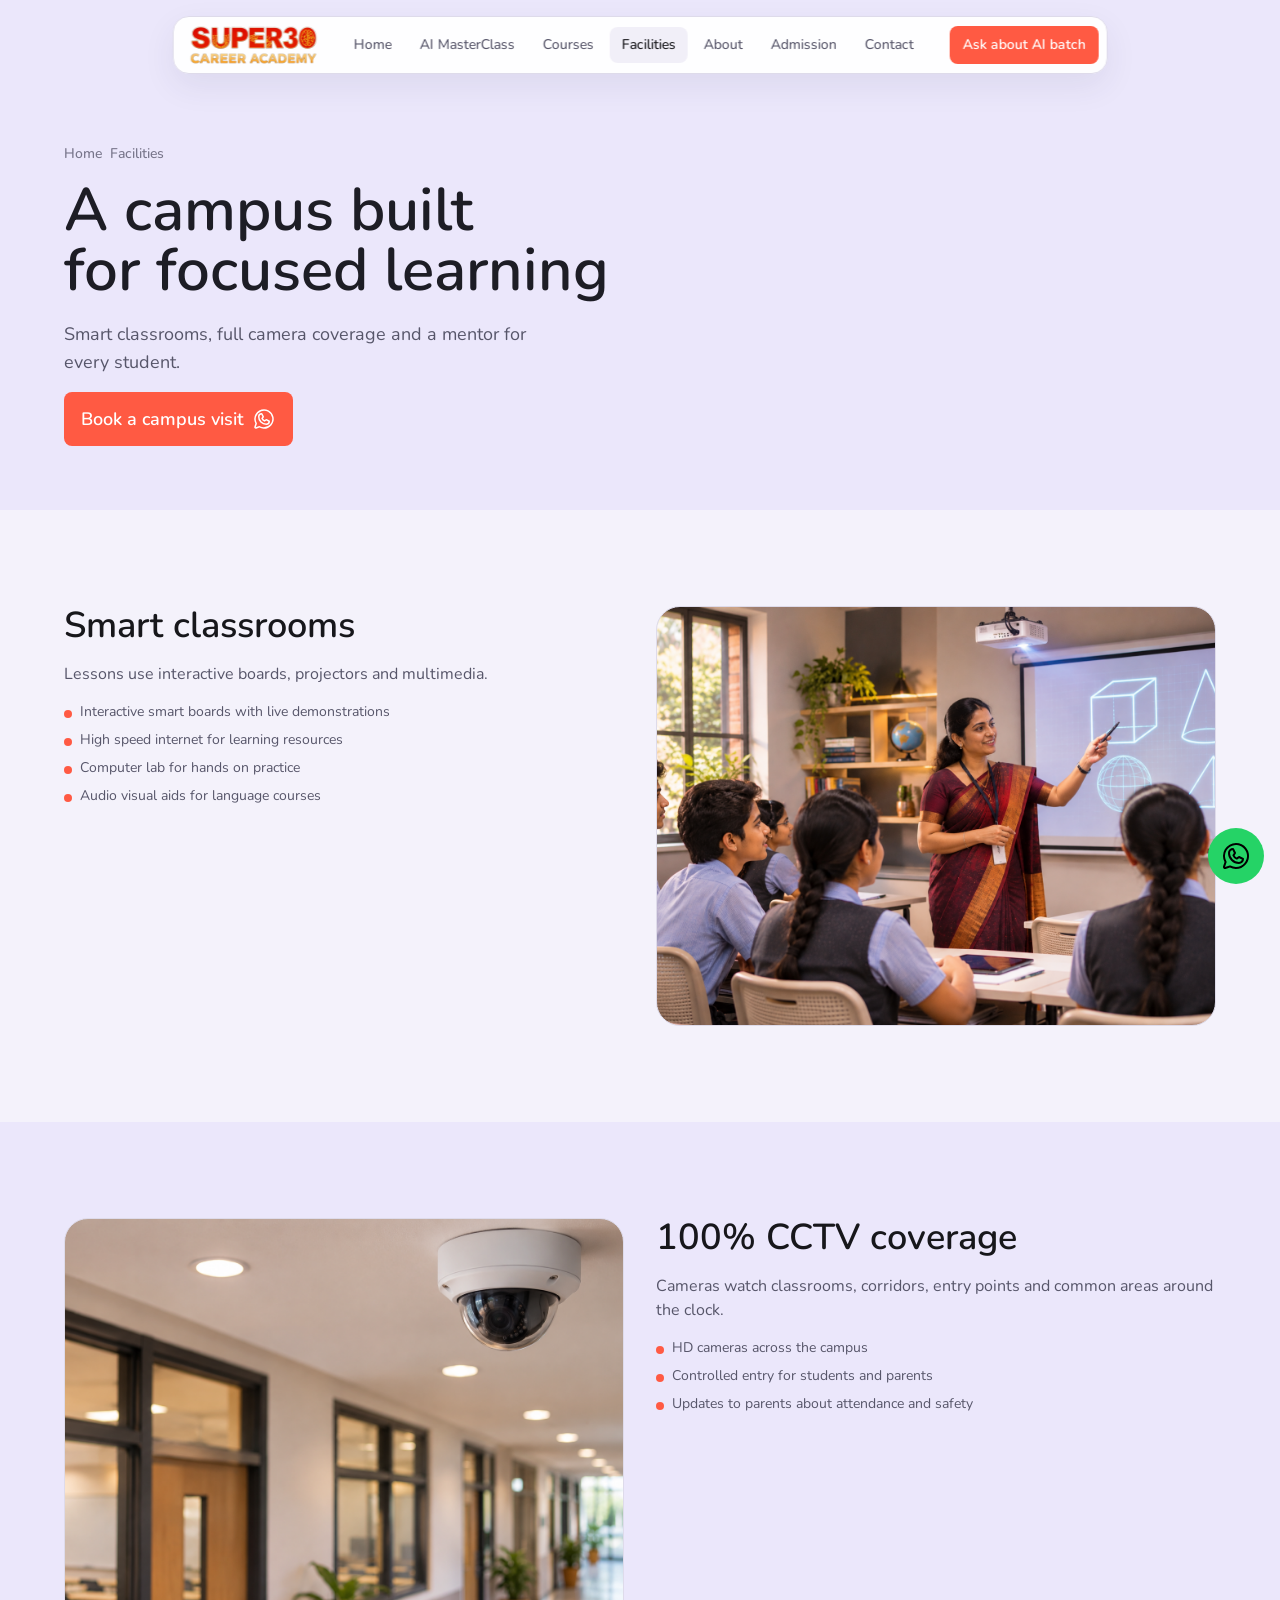
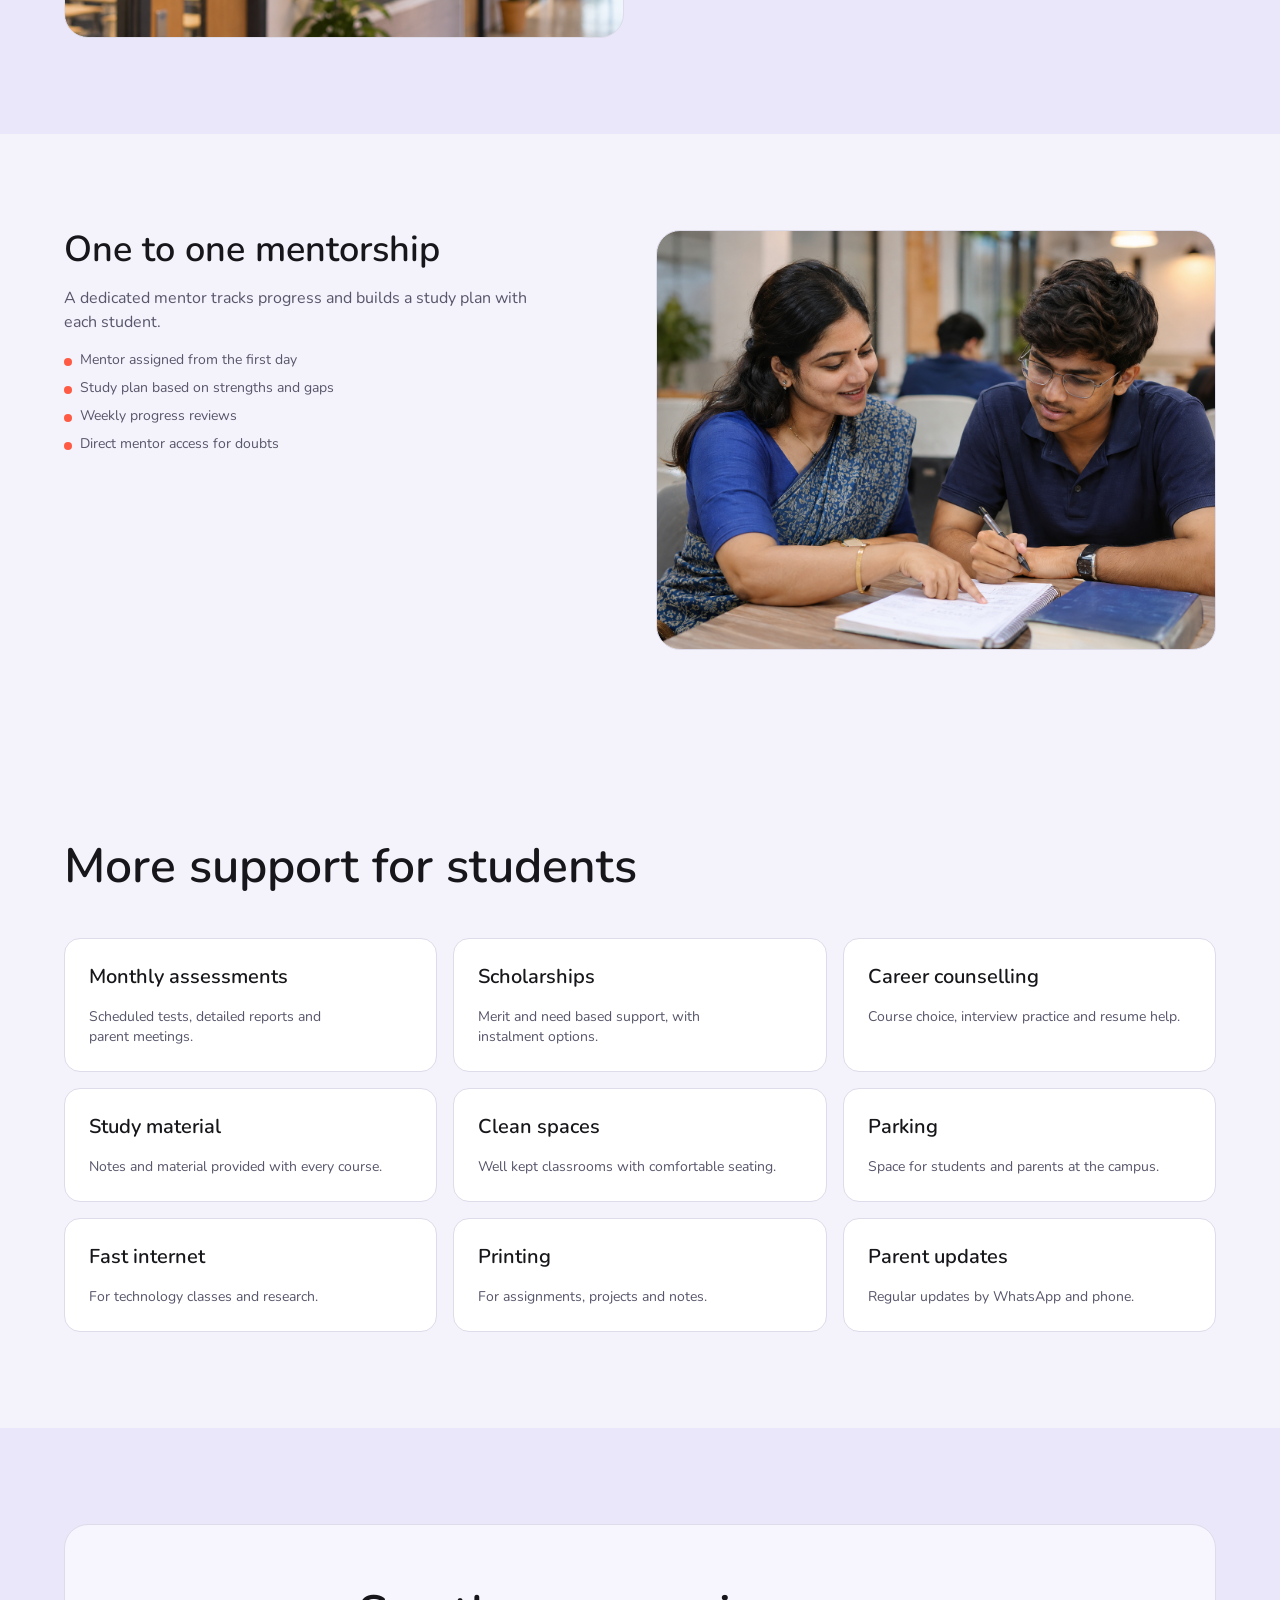
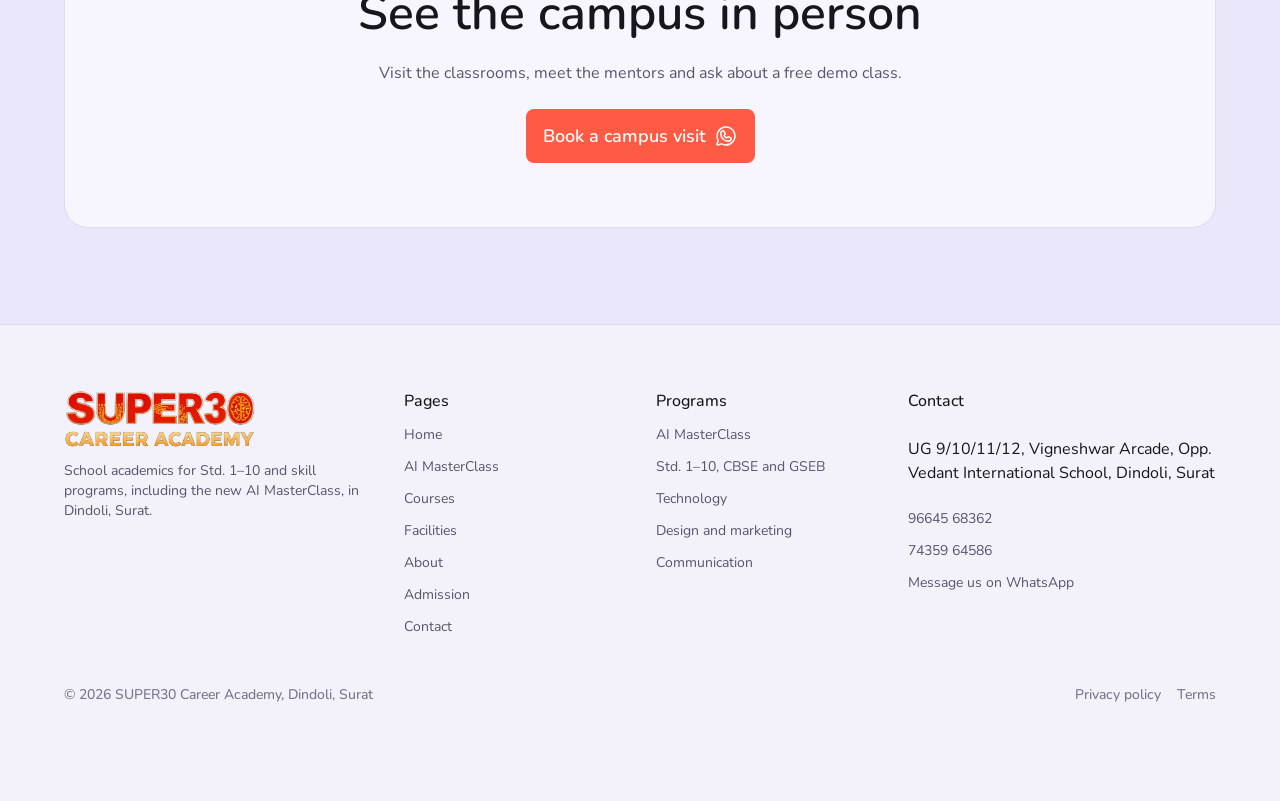
<file: facilities.html>
<!DOCTYPE html>
<html lang="en">
<head>
<meta charset="UTF-8">
<meta name="viewport" content="width=device-width, initial-scale=1">
<title>Facilities | SUPER30 Career Academy, Dindoli Surat</title>
<meta name="description" content="Smart classrooms, 100% CCTV coverage, one to one mentorship and monthly assessments at SUPER30 Career Academy, Surat.">
<meta name="robots" content="index, follow">
<link rel="canonical" href="https://super30careeracademy.com/facilities.html">
<meta name="theme-color" content="#ebe7fb">
<meta property="og:type" content="website">
<meta property="og:site_name" content="SUPER30 Career Academy">
<meta property="og:title" content="Facilities | SUPER30 Career Academy, Dindoli Surat">
<meta property="og:description" content="Smart classrooms, 100% CCTV coverage, one to one mentorship and monthly assessments at SUPER30 Career Academy, Surat.">
<meta property="og:url" content="https://super30careeracademy.com/facilities.html">
<meta property="og:image" content="https://super30careeracademy.com/assets/og-image.jpg">
<meta name="twitter:card" content="summary_large_image">
<link rel="icon" href="favicon.ico" sizes="48x48">
<link rel="icon" type="image/png" href="assets/favicon-64.png">
<link rel="apple-touch-icon" href="assets/apple-touch-icon.png">
<link rel="preconnect" href="https://fonts.googleapis.com">
<link rel="preconnect" href="https://fonts.gstatic.com" crossorigin>
<link rel="stylesheet" href="https://fonts.googleapis.com/css2?family=Nunito:wght@400;500;600;700;800&display=swap">
<link rel="stylesheet" href="styles.css">
<script>document.documentElement.classList.add('js')</script>
<script src="script.js" defer></script>
</head>
<body>
<a class="skip" href="#main">Skip to content</a>
<header>
<nav class="nav" aria-label="Main">
  <div class="nav-bar">
    <a class="nav-logo" href="index.html"><img src="assets/logo.png" alt="SUPER30 Career Academy home" width="664" height="208"></a>
    <div class="nav-links"><a href="index.html">Home</a><a href="ai-masterclass.html">AI MasterClass</a><a href="courses.html">Courses</a><a href="facilities.html" aria-current="page">Facilities</a><a href="about.html">About</a><a href="admission.html">Admission</a><a href="contact.html">Contact</a></div>
    <a class="btn btn-primary btn-sm nav-cta" href="https://wa.me/917435964586?text=Hi%2C%20please%20share%20the%20next%20batch%20dates%20and%20fees%20for%20the%20AI%20MasterClass." target="_blank" rel="noopener">Ask about AI batch</a>
    <button class="menu-toggle" type="button" aria-expanded="false" aria-controls="mobileMenu" aria-label="Open menu"><span></span><span></span><span></span></button>
  </div>
</nav>
<div class="mobile-menu" id="mobileMenu"><a href="index.html">Home</a><a href="ai-masterclass.html">AI MasterClass</a><a href="courses.html">Courses</a><a href="facilities.html" aria-current="page">Facilities</a><a href="about.html">About</a><a href="admission.html">Admission</a><a href="contact.html">Contact</a><a class="btn btn-primary" href="https://wa.me/917435964586?text=Hi%2C%20please%20share%20the%20next%20batch%20dates%20and%20fees%20for%20the%20AI%20MasterClass." target="_blank" rel="noopener">Ask about AI batch</a></div>
</header>
<main id="main">
<section class="page-head"><div class="container"><div class="stack">
<nav class="crumbs caption-1" aria-label="Breadcrumb"><a href="index.html">Home</a><span aria-current="page">Facilities</span></nav>
<h1 class="heading-1 gradient-heading">A campus built<br>for focused learning</h1><p class="hero-sub">Smart classrooms, full camera coverage and a mentor for every student.</p><div class="actions"><a class="btn btn-primary btn-lg" href="https://wa.me/917435964586?text=Hi%2C%20I%20would%20like%20to%20book%20a%20campus%20visit." target="_blank" rel="noopener">Book a campus visit<svg class="icon" viewBox="0 0 256 256" aria-hidden="true"><path d="M187.58,144.84l-32-16a8,8,0,0,0-8,.5l-14.69,9.8a40.55,40.55,0,0,1-16-16l9.8-14.69a8,8,0,0,0,.5-8l-16-32A8,8,0,0,0,104,64a40,40,0,0,0-40,40,88.1,88.1,0,0,0,88,88,40,40,0,0,0,40-40A8,8,0,0,0,187.58,144.84ZM152,176a72.08,72.08,0,0,1-72-72A24,24,0,0,1,99.29,80.46l11.48,23L101,118a8,8,0,0,0-.73,7.51,56.47,56.47,0,0,0,30.15,30.15A8,8,0,0,0,138,155l14.61-9.74,23,11.48A24,24,0,0,1,152,176ZM128,24A104,104,0,0,0,36.18,176.88L24.83,210.93a16,16,0,0,0,20.24,20.24l34.05-11.35A104,104,0,1,0,128,24Zm0,192a87.87,87.87,0,0,1-44.06-11.81,8,8,0,0,0-6.54-.67L40,216,52.47,178.6a8,8,0,0,0-.66-6.54A88,88,0,1,1,128,216Z"/></svg></a></div>
</div></div></section><section class="section section-alt"><div class="container"><div class="split"><div class="stack reveal"><h2 class="heading-3">Smart classrooms</h2><p class="body-3">Lessons use interactive boards, projectors and multimedia.</p><ul class="list"><li><span class="body-6">Interactive smart boards with live demonstrations</span></li><li><span class="body-6">High speed internet for learning resources</span></li><li><span class="body-6">Computer lab for hands on practice</span></li><li><span class="body-6">Audio visual aids for language courses</span></li></ul></div><div class="media gallery-item reveal" role="img" aria-label="Smart classrooms" style="background-image:url('assets/images/classroom.png'),url('assets/images/classroom.svg')"></div></div></div></section><section class="section "><div class="container"><div class="split"><div class="media gallery-item reveal" role="img" aria-label="100% CCTV coverage" style="background-image:url('assets/images/cctv.png'),url('assets/images/cctv.svg')"></div><div class="stack reveal"><h2 class="heading-3">100% CCTV coverage</h2><p class="body-3">Cameras watch classrooms, corridors, entry points and common areas around the clock.</p><ul class="list"><li><span class="body-6">HD cameras across the campus</span></li><li><span class="body-6">Controlled entry for students and parents</span></li><li><span class="body-6">Updates to parents about attendance and safety</span></li></ul></div></div></div></section><section class="section section-alt"><div class="container"><div class="split"><div class="stack reveal"><h2 class="heading-3">One to one mentorship</h2><p class="body-3">A dedicated mentor tracks progress and builds a study plan with each student.</p><ul class="list"><li><span class="body-6">Mentor assigned from the first day</span></li><li><span class="body-6">Study plan based on strengths and gaps</span></li><li><span class="body-6">Weekly progress reviews</span></li><li><span class="body-6">Direct mentor access for doubts</span></li></ul></div><div class="media gallery-item reveal" role="img" aria-label="One to one mentorship" style="background-image:url('assets/images/mentorship.png'),url('assets/images/mentorship.svg')"></div></div></div></section><section class="section section-alt"><div class="container"><div class="section-head reveal"><h2 class="heading-2">More support for students</h2></div><div class="grid grid-3"><article class="card card-static reveal"><h3 class="heading-6">Monthly assessments</h3><p class="body-6">Scheduled tests, detailed reports and parent meetings.</p></article><article class="card card-static reveal"><h3 class="heading-6">Scholarships</h3><p class="body-6">Merit and need based support, with instalment options.</p></article><article class="card card-static reveal"><h3 class="heading-6">Career counselling</h3><p class="body-6">Course choice, interview practice and resume help.</p></article><article class="card card-static reveal"><h3 class="heading-6">Study material</h3><p class="body-6">Notes and material provided with every course.</p></article><article class="card card-static reveal"><h3 class="heading-6">Clean spaces</h3><p class="body-6">Well kept classrooms with comfortable seating.</p></article><article class="card card-static reveal"><h3 class="heading-6">Parking</h3><p class="body-6">Space for students and parents at the campus.</p></article><article class="card card-static reveal"><h3 class="heading-6">Fast internet</h3><p class="body-6">For technology classes and research.</p></article><article class="card card-static reveal"><h3 class="heading-6">Printing</h3><p class="body-6">For assignments, projects and notes.</p></article><article class="card card-static reveal"><h3 class="heading-6">Parent updates</h3><p class="body-6">Regular updates by WhatsApp and phone.</p></article></div></div></section><section class="section "><div class="container"><div class="cta reveal"><h2 class="heading-2">See the campus in person</h2><p class="body-3">Visit the classrooms, meet the mentors and ask about a free demo class.</p><a class="btn btn-primary btn-lg" href="https://wa.me/917435964586?text=Hi%2C%20I%20would%20like%20to%20book%20a%20campus%20visit." target="_blank" rel="noopener">Book a campus visit<svg class="icon" viewBox="0 0 256 256" aria-hidden="true"><path d="M187.58,144.84l-32-16a8,8,0,0,0-8,.5l-14.69,9.8a40.55,40.55,0,0,1-16-16l9.8-14.69a8,8,0,0,0,.5-8l-16-32A8,8,0,0,0,104,64a40,40,0,0,0-40,40,88.1,88.1,0,0,0,88,88,40,40,0,0,0,40-40A8,8,0,0,0,187.58,144.84ZM152,176a72.08,72.08,0,0,1-72-72A24,24,0,0,1,99.29,80.46l11.48,23L101,118a8,8,0,0,0-.73,7.51,56.47,56.47,0,0,0,30.15,30.15A8,8,0,0,0,138,155l14.61-9.74,23,11.48A24,24,0,0,1,152,176ZM128,24A104,104,0,0,0,36.18,176.88L24.83,210.93a16,16,0,0,0,20.24,20.24l34.05-11.35A104,104,0,1,0,128,24Zm0,192a87.87,87.87,0,0,1-44.06-11.81,8,8,0,0,0-6.54-.67L40,216,52.47,178.6a8,8,0,0,0-.66-6.54A88,88,0,1,1,128,216Z"/></svg></a></div></div></section>
</main>
<footer class="footer">
  <div class="container">
    <div class="footer-grid">
      <div class="footer-col">
        <img src="assets/logo.png" alt="SUPER30 Career Academy" width="664" height="208">
        <p class="body-6">School academics for Std. 1–10 and skill programs, including the new AI MasterClass, in Dindoli, Surat.</p>
      </div>
      <div class="footer-col"><h2 class="title-3">Pages</h2><a class="body-6" href="index.html">Home</a><a class="body-6" href="ai-masterclass.html">AI MasterClass</a><a class="body-6" href="courses.html">Courses</a><a class="body-6" href="facilities.html">Facilities</a><a class="body-6" href="about.html">About</a><a class="body-6" href="admission.html">Admission</a><a class="body-6" href="contact.html">Contact</a></div>
      <div class="footer-col"><h2 class="title-3">Programs</h2><a class="body-6" href="ai-masterclass.html">AI MasterClass</a><a class="body-6" href="courses.html#school">Std. 1–10, CBSE and GSEB</a><a class="body-6" href="courses.html#technology">Technology</a><a class="body-6" href="courses.html#design">Design and marketing</a><a class="body-6" href="courses.html#communication">Communication</a></div>
      <div class="footer-col"><h2 class="title-3">Contact</h2>
        <p class="footer-line body-6"><address>UG 9/10/11/12, Vigneshwar Arcade, Opp. Vedant International School, Dindoli, Surat</address></p>
        <a class="footer-line body-6" href="tel:+919664568362">96645 68362</a>
        <a class="footer-line body-6" href="tel:+917435964586">74359 64586</a>
        <a class="footer-line body-6" href="https://wa.me/917435964586" target="_blank" rel="noopener">Message us on WhatsApp</a>
      </div>
    </div>
    <div class="footer-bottom">
      <p class="caption-1">© 2026 SUPER30 Career Academy, Dindoli, Surat</p>
      <nav class="caption-1" aria-label="Legal"><a href="privacy.html">Privacy policy</a><a href="terms.html">Terms</a></nav>
    </div>
  </div>
</footer>
<a class="whatsapp" href="https://wa.me/917435964586?text=Hi%2C%20I%20would%20like%20to%20know%20more%20about%20SUPER30%20Career%20Academy." target="_blank" rel="noopener" aria-label="Chat on WhatsApp"><svg class="icon" viewBox="0 0 256 256" aria-hidden="true"><path d="M187.58,144.84l-32-16a8,8,0,0,0-8,.5l-14.69,9.8a40.55,40.55,0,0,1-16-16l9.8-14.69a8,8,0,0,0,.5-8l-16-32A8,8,0,0,0,104,64a40,40,0,0,0-40,40,88.1,88.1,0,0,0,88,88,40,40,0,0,0,40-40A8,8,0,0,0,187.58,144.84ZM152,176a72.08,72.08,0,0,1-72-72A24,24,0,0,1,99.29,80.46l11.48,23L101,118a8,8,0,0,0-.73,7.51,56.47,56.47,0,0,0,30.15,30.15A8,8,0,0,0,138,155l14.61-9.74,23,11.48A24,24,0,0,1,152,176ZM128,24A104,104,0,0,0,36.18,176.88L24.83,210.93a16,16,0,0,0,20.24,20.24l34.05-11.35A104,104,0,1,0,128,24Zm0,192a87.87,87.87,0,0,1-44.06-11.81,8,8,0,0,0-6.54-.67L40,216,52.47,178.6a8,8,0,0,0-.66-6.54A88,88,0,1,1,128,216Z"/></svg></a>
<dialog class="popup" id="coursePopup" aria-labelledby="popupTitle">
  <button class="popup-close" type="button" data-close aria-label="Close"><svg class="icon" viewBox="0 0 256 256" aria-hidden="true"><path d="M205.66,194.34a8,8,0,0,1-11.32,11.32L128,139.31,61.66,205.66a8,8,0,0,1-11.32-11.32L116.69,128,50.34,61.66A8,8,0,0,1,61.66,50.34L128,116.69l66.34-66.35a8,8,0,0,1,11.32,11.32L139.31,128Z"/></svg></button>
  <div class="popup-grid">
    <div class="media " role="img" aria-label="Student learning AI tools on a laptop" style="background-image:url('assets/images/popup.png'),url('assets/images/popup.svg')"></div>
    <div class="popup-body">
      <span class="pill caption-3">New course</span>
      <h2 class="heading-4" id="popupTitle">AI MasterClass at SUPER30</h2>
      <p class="body-3">Learn to make real work with AI, in our Dindoli classroom.</p>
      <ul class="list"><li><span class="body-6">YouTube channel creation</span></li><li><span class="body-6">Motion graphics for brands</span></li><li><span class="body-6">Thumbnail creation</span></li><li><span class="body-6">Website building with AI</span></li><li><span class="body-6">Detailed prompt writing</span></li></ul>
      <div class="actions"><a class="btn btn-primary" href="https://wa.me/917435964586?text=Hi%2C%20please%20share%20the%20next%20batch%20dates%20and%20fees%20for%20the%20AI%20MasterClass." target="_blank" rel="noopener">Ask about the next batch<svg class="icon" viewBox="0 0 256 256" aria-hidden="true"><path d="M187.58,144.84l-32-16a8,8,0,0,0-8,.5l-14.69,9.8a40.55,40.55,0,0,1-16-16l9.8-14.69a8,8,0,0,0,.5-8l-16-32A8,8,0,0,0,104,64a40,40,0,0,0-40,40,88.1,88.1,0,0,0,88,88,40,40,0,0,0,40-40A8,8,0,0,0,187.58,144.84ZM152,176a72.08,72.08,0,0,1-72-72A24,24,0,0,1,99.29,80.46l11.48,23L101,118a8,8,0,0,0-.73,7.51,56.47,56.47,0,0,0,30.15,30.15A8,8,0,0,0,138,155l14.61-9.74,23,11.48A24,24,0,0,1,152,176ZM128,24A104,104,0,0,0,36.18,176.88L24.83,210.93a16,16,0,0,0,20.24,20.24l34.05-11.35A104,104,0,1,0,128,24Zm0,192a87.87,87.87,0,0,1-44.06-11.81,8,8,0,0,0-6.54-.67L40,216,52.47,178.6a8,8,0,0,0-.66-6.54A88,88,0,1,1,128,216Z"/></svg></a><a class="text-link" href="ai-masterclass.html">See the course</a></div>
    </div>
  </div>
</dialog>
</body>
</html>
</file>
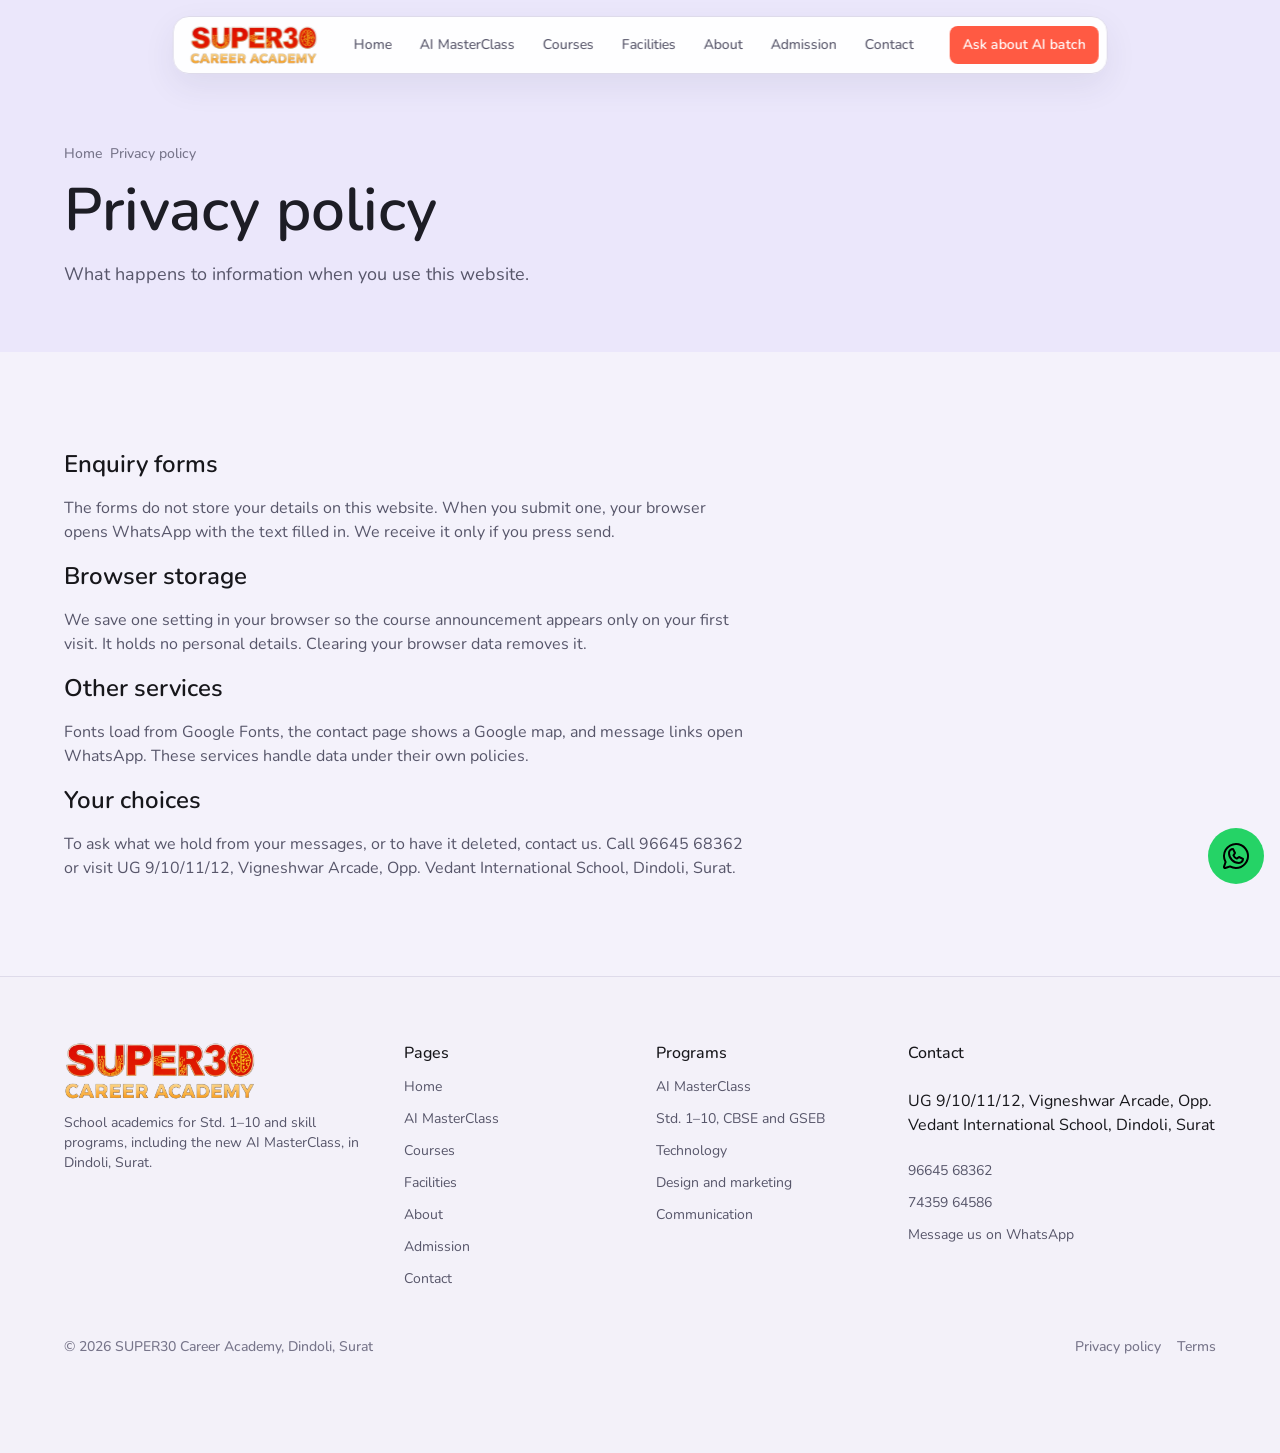
<file: privacy.html>
<!DOCTYPE html>
<html lang="en">
<head>
<meta charset="UTF-8">
<meta name="viewport" content="width=device-width, initial-scale=1">
<title>Privacy policy | SUPER30 Career Academy</title>
<meta name="description" content="How this website handles your information.">
<meta name="robots" content="index, follow">
<link rel="canonical" href="https://super30careeracademy.com/privacy.html">
<meta name="theme-color" content="#ebe7fb">
<meta property="og:type" content="website">
<meta property="og:site_name" content="SUPER30 Career Academy">
<meta property="og:title" content="Privacy policy | SUPER30 Career Academy">
<meta property="og:description" content="How this website handles your information.">
<meta property="og:url" content="https://super30careeracademy.com/privacy.html">
<meta property="og:image" content="https://super30careeracademy.com/assets/og-image.jpg">
<meta name="twitter:card" content="summary_large_image">
<link rel="icon" href="favicon.ico" sizes="48x48">
<link rel="icon" type="image/png" href="assets/favicon-64.png">
<link rel="apple-touch-icon" href="assets/apple-touch-icon.png">
<link rel="preconnect" href="https://fonts.googleapis.com">
<link rel="preconnect" href="https://fonts.gstatic.com" crossorigin>
<link rel="stylesheet" href="https://fonts.googleapis.com/css2?family=Nunito:wght@400;500;600;700;800&display=swap">
<link rel="stylesheet" href="styles.css">
<script>document.documentElement.classList.add('js')</script>
<script src="script.js" defer></script>
</head>
<body>
<a class="skip" href="#main">Skip to content</a>
<header>
<nav class="nav" aria-label="Main">
  <div class="nav-bar">
    <a class="nav-logo" href="index.html"><img src="assets/logo.png" alt="SUPER30 Career Academy home" width="664" height="208"></a>
    <div class="nav-links"><a href="index.html">Home</a><a href="ai-masterclass.html">AI MasterClass</a><a href="courses.html">Courses</a><a href="facilities.html">Facilities</a><a href="about.html">About</a><a href="admission.html">Admission</a><a href="contact.html">Contact</a></div>
    <a class="btn btn-primary btn-sm nav-cta" href="https://wa.me/917435964586?text=Hi%2C%20please%20share%20the%20next%20batch%20dates%20and%20fees%20for%20the%20AI%20MasterClass." target="_blank" rel="noopener">Ask about AI batch</a>
    <button class="menu-toggle" type="button" aria-expanded="false" aria-controls="mobileMenu" aria-label="Open menu"><span></span><span></span><span></span></button>
  </div>
</nav>
<div class="mobile-menu" id="mobileMenu"><a href="index.html">Home</a><a href="ai-masterclass.html">AI MasterClass</a><a href="courses.html">Courses</a><a href="facilities.html">Facilities</a><a href="about.html">About</a><a href="admission.html">Admission</a><a href="contact.html">Contact</a><a class="btn btn-primary" href="https://wa.me/917435964586?text=Hi%2C%20please%20share%20the%20next%20batch%20dates%20and%20fees%20for%20the%20AI%20MasterClass." target="_blank" rel="noopener">Ask about AI batch</a></div>
</header>
<main id="main">
<section class="page-head"><div class="container"><div class="stack">
<nav class="crumbs caption-1" aria-label="Breadcrumb"><a href="index.html">Home</a><span aria-current="page">Privacy policy</span></nav>
<h1 class="heading-1 gradient-heading">Privacy policy</h1><p class="hero-sub">What happens to information when you use this website.</p>
</div></div></section><section class="section section-alt"><div class="container"><div class="stack" style="max-width:680px"><h2 class="heading-5">Enquiry forms</h2><p class="body-3">The forms do not store your details on this website. When you submit one, your browser opens WhatsApp with the text filled in. We receive it only if you press send.</p><h2 class="heading-5">Browser storage</h2><p class="body-3">We save one setting in your browser so the course announcement appears only on your first visit. It holds no personal details. Clearing your browser data removes it.</p><h2 class="heading-5">Other services</h2><p class="body-3">Fonts load from Google Fonts, the contact page shows a Google map, and message links open WhatsApp. These services handle data under their own policies.</p><h2 class="heading-5">Your choices</h2><p class="body-3">To ask what we hold from your messages, or to have it deleted, contact us. Call 96645 68362 or visit UG 9/10/11/12, Vigneshwar Arcade, Opp. Vedant International School, Dindoli, Surat.</p></div></div></section>
</main>
<footer class="footer">
  <div class="container">
    <div class="footer-grid">
      <div class="footer-col">
        <img src="assets/logo.png" alt="SUPER30 Career Academy" width="664" height="208">
        <p class="body-6">School academics for Std. 1–10 and skill programs, including the new AI MasterClass, in Dindoli, Surat.</p>
      </div>
      <div class="footer-col"><h2 class="title-3">Pages</h2><a class="body-6" href="index.html">Home</a><a class="body-6" href="ai-masterclass.html">AI MasterClass</a><a class="body-6" href="courses.html">Courses</a><a class="body-6" href="facilities.html">Facilities</a><a class="body-6" href="about.html">About</a><a class="body-6" href="admission.html">Admission</a><a class="body-6" href="contact.html">Contact</a></div>
      <div class="footer-col"><h2 class="title-3">Programs</h2><a class="body-6" href="ai-masterclass.html">AI MasterClass</a><a class="body-6" href="courses.html#school">Std. 1–10, CBSE and GSEB</a><a class="body-6" href="courses.html#technology">Technology</a><a class="body-6" href="courses.html#design">Design and marketing</a><a class="body-6" href="courses.html#communication">Communication</a></div>
      <div class="footer-col"><h2 class="title-3">Contact</h2>
        <p class="footer-line body-6"><address>UG 9/10/11/12, Vigneshwar Arcade, Opp. Vedant International School, Dindoli, Surat</address></p>
        <a class="footer-line body-6" href="tel:+919664568362">96645 68362</a>
        <a class="footer-line body-6" href="tel:+917435964586">74359 64586</a>
        <a class="footer-line body-6" href="https://wa.me/917435964586" target="_blank" rel="noopener">Message us on WhatsApp</a>
      </div>
    </div>
    <div class="footer-bottom">
      <p class="caption-1">© 2026 SUPER30 Career Academy, Dindoli, Surat</p>
      <nav class="caption-1" aria-label="Legal"><a href="privacy.html">Privacy policy</a><a href="terms.html">Terms</a></nav>
    </div>
  </div>
</footer>
<a class="whatsapp" href="https://wa.me/917435964586?text=Hi%2C%20I%20would%20like%20to%20know%20more%20about%20SUPER30%20Career%20Academy." target="_blank" rel="noopener" aria-label="Chat on WhatsApp"><svg class="icon" viewBox="0 0 256 256" aria-hidden="true"><path d="M187.58,144.84l-32-16a8,8,0,0,0-8,.5l-14.69,9.8a40.55,40.55,0,0,1-16-16l9.8-14.69a8,8,0,0,0,.5-8l-16-32A8,8,0,0,0,104,64a40,40,0,0,0-40,40,88.1,88.1,0,0,0,88,88,40,40,0,0,0,40-40A8,8,0,0,0,187.58,144.84ZM152,176a72.08,72.08,0,0,1-72-72A24,24,0,0,1,99.29,80.46l11.48,23L101,118a8,8,0,0,0-.73,7.51,56.47,56.47,0,0,0,30.15,30.15A8,8,0,0,0,138,155l14.61-9.74,23,11.48A24,24,0,0,1,152,176ZM128,24A104,104,0,0,0,36.18,176.88L24.83,210.93a16,16,0,0,0,20.24,20.24l34.05-11.35A104,104,0,1,0,128,24Zm0,192a87.87,87.87,0,0,1-44.06-11.81,8,8,0,0,0-6.54-.67L40,216,52.47,178.6a8,8,0,0,0-.66-6.54A88,88,0,1,1,128,216Z"/></svg></a>

</body>
</html>
</file>
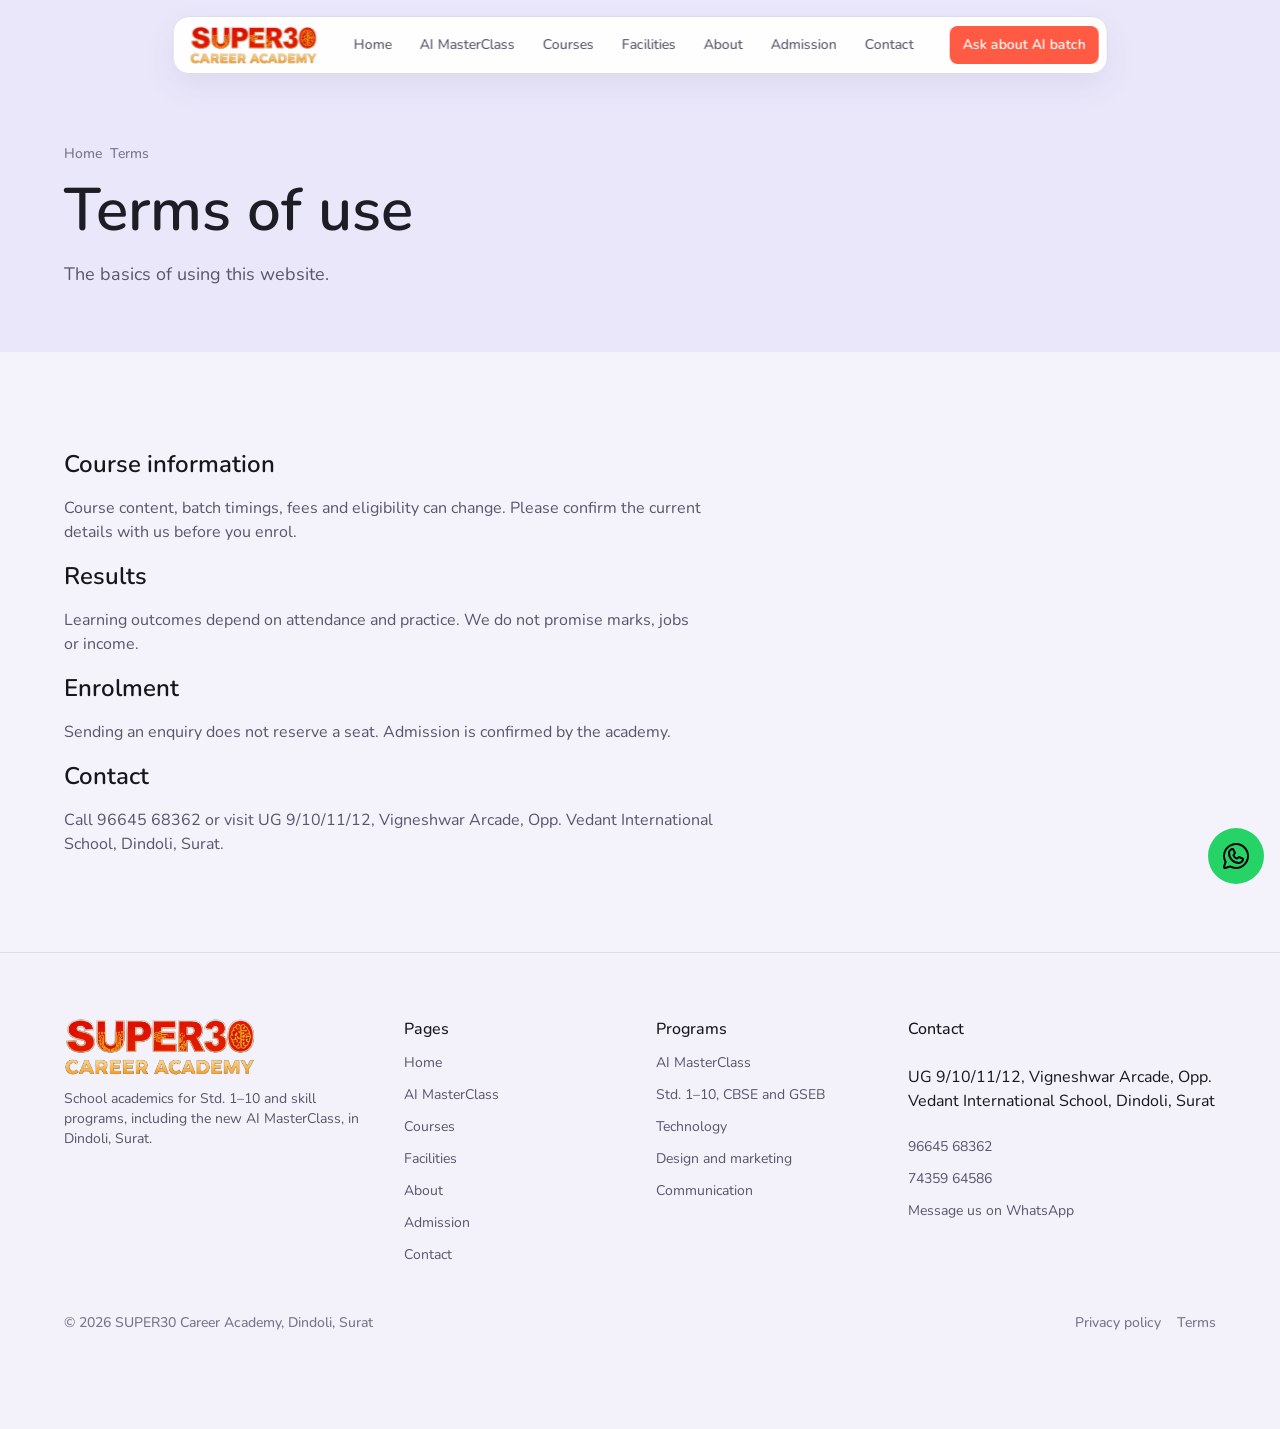
<file: terms.html>
<!DOCTYPE html>
<html lang="en">
<head>
<meta charset="UTF-8">
<meta name="viewport" content="width=device-width, initial-scale=1">
<title>Terms of use | SUPER30 Career Academy</title>
<meta name="description" content="Terms for using the SUPER30 Career Academy website.">
<meta name="robots" content="index, follow">
<link rel="canonical" href="https://super30careeracademy.com/terms.html">
<meta name="theme-color" content="#ebe7fb">
<meta property="og:type" content="website">
<meta property="og:site_name" content="SUPER30 Career Academy">
<meta property="og:title" content="Terms of use | SUPER30 Career Academy">
<meta property="og:description" content="Terms for using the SUPER30 Career Academy website.">
<meta property="og:url" content="https://super30careeracademy.com/terms.html">
<meta property="og:image" content="https://super30careeracademy.com/assets/og-image.jpg">
<meta name="twitter:card" content="summary_large_image">
<link rel="icon" href="favicon.ico" sizes="48x48">
<link rel="icon" type="image/png" href="assets/favicon-64.png">
<link rel="apple-touch-icon" href="assets/apple-touch-icon.png">
<link rel="preconnect" href="https://fonts.googleapis.com">
<link rel="preconnect" href="https://fonts.gstatic.com" crossorigin>
<link rel="stylesheet" href="https://fonts.googleapis.com/css2?family=Nunito:wght@400;500;600;700;800&display=swap">
<link rel="stylesheet" href="styles.css">
<script>document.documentElement.classList.add('js')</script>
<script src="script.js" defer></script>
</head>
<body>
<a class="skip" href="#main">Skip to content</a>
<header>
<nav class="nav" aria-label="Main">
  <div class="nav-bar">
    <a class="nav-logo" href="index.html"><img src="assets/logo.png" alt="SUPER30 Career Academy home" width="664" height="208"></a>
    <div class="nav-links"><a href="index.html">Home</a><a href="ai-masterclass.html">AI MasterClass</a><a href="courses.html">Courses</a><a href="facilities.html">Facilities</a><a href="about.html">About</a><a href="admission.html">Admission</a><a href="contact.html">Contact</a></div>
    <a class="btn btn-primary btn-sm nav-cta" href="https://wa.me/917435964586?text=Hi%2C%20please%20share%20the%20next%20batch%20dates%20and%20fees%20for%20the%20AI%20MasterClass." target="_blank" rel="noopener">Ask about AI batch</a>
    <button class="menu-toggle" type="button" aria-expanded="false" aria-controls="mobileMenu" aria-label="Open menu"><span></span><span></span><span></span></button>
  </div>
</nav>
<div class="mobile-menu" id="mobileMenu"><a href="index.html">Home</a><a href="ai-masterclass.html">AI MasterClass</a><a href="courses.html">Courses</a><a href="facilities.html">Facilities</a><a href="about.html">About</a><a href="admission.html">Admission</a><a href="contact.html">Contact</a><a class="btn btn-primary" href="https://wa.me/917435964586?text=Hi%2C%20please%20share%20the%20next%20batch%20dates%20and%20fees%20for%20the%20AI%20MasterClass." target="_blank" rel="noopener">Ask about AI batch</a></div>
</header>
<main id="main">
<section class="page-head"><div class="container"><div class="stack">
<nav class="crumbs caption-1" aria-label="Breadcrumb"><a href="index.html">Home</a><span aria-current="page">Terms</span></nav>
<h1 class="heading-1 gradient-heading">Terms of use</h1><p class="hero-sub">The basics of using this website.</p>
</div></div></section><section class="section section-alt"><div class="container"><div class="stack" style="max-width:680px"><h2 class="heading-5">Course information</h2><p class="body-3">Course content, batch timings, fees and eligibility can change. Please confirm the current details with us before you enrol.</p><h2 class="heading-5">Results</h2><p class="body-3">Learning outcomes depend on attendance and practice. We do not promise marks, jobs or income.</p><h2 class="heading-5">Enrolment</h2><p class="body-3">Sending an enquiry does not reserve a seat. Admission is confirmed by the academy.</p><h2 class="heading-5">Contact</h2><p class="body-3">Call 96645 68362 or visit UG 9/10/11/12, Vigneshwar Arcade, Opp. Vedant International School, Dindoli, Surat.</p></div></div></section>
</main>
<footer class="footer">
  <div class="container">
    <div class="footer-grid">
      <div class="footer-col">
        <img src="assets/logo.png" alt="SUPER30 Career Academy" width="664" height="208">
        <p class="body-6">School academics for Std. 1–10 and skill programs, including the new AI MasterClass, in Dindoli, Surat.</p>
      </div>
      <div class="footer-col"><h2 class="title-3">Pages</h2><a class="body-6" href="index.html">Home</a><a class="body-6" href="ai-masterclass.html">AI MasterClass</a><a class="body-6" href="courses.html">Courses</a><a class="body-6" href="facilities.html">Facilities</a><a class="body-6" href="about.html">About</a><a class="body-6" href="admission.html">Admission</a><a class="body-6" href="contact.html">Contact</a></div>
      <div class="footer-col"><h2 class="title-3">Programs</h2><a class="body-6" href="ai-masterclass.html">AI MasterClass</a><a class="body-6" href="courses.html#school">Std. 1–10, CBSE and GSEB</a><a class="body-6" href="courses.html#technology">Technology</a><a class="body-6" href="courses.html#design">Design and marketing</a><a class="body-6" href="courses.html#communication">Communication</a></div>
      <div class="footer-col"><h2 class="title-3">Contact</h2>
        <p class="footer-line body-6"><address>UG 9/10/11/12, Vigneshwar Arcade, Opp. Vedant International School, Dindoli, Surat</address></p>
        <a class="footer-line body-6" href="tel:+919664568362">96645 68362</a>
        <a class="footer-line body-6" href="tel:+917435964586">74359 64586</a>
        <a class="footer-line body-6" href="https://wa.me/917435964586" target="_blank" rel="noopener">Message us on WhatsApp</a>
      </div>
    </div>
    <div class="footer-bottom">
      <p class="caption-1">© 2026 SUPER30 Career Academy, Dindoli, Surat</p>
      <nav class="caption-1" aria-label="Legal"><a href="privacy.html">Privacy policy</a><a href="terms.html">Terms</a></nav>
    </div>
  </div>
</footer>
<a class="whatsapp" href="https://wa.me/917435964586?text=Hi%2C%20I%20would%20like%20to%20know%20more%20about%20SUPER30%20Career%20Academy." target="_blank" rel="noopener" aria-label="Chat on WhatsApp"><svg class="icon" viewBox="0 0 256 256" aria-hidden="true"><path d="M187.58,144.84l-32-16a8,8,0,0,0-8,.5l-14.69,9.8a40.55,40.55,0,0,1-16-16l9.8-14.69a8,8,0,0,0,.5-8l-16-32A8,8,0,0,0,104,64a40,40,0,0,0-40,40,88.1,88.1,0,0,0,88,88,40,40,0,0,0,40-40A8,8,0,0,0,187.58,144.84ZM152,176a72.08,72.08,0,0,1-72-72A24,24,0,0,1,99.29,80.46l11.48,23L101,118a8,8,0,0,0-.73,7.51,56.47,56.47,0,0,0,30.15,30.15A8,8,0,0,0,138,155l14.61-9.74,23,11.48A24,24,0,0,1,152,176ZM128,24A104,104,0,0,0,36.18,176.88L24.83,210.93a16,16,0,0,0,20.24,20.24l34.05-11.35A104,104,0,1,0,128,24Zm0,192a87.87,87.87,0,0,1-44.06-11.81,8,8,0,0,0-6.54-.67L40,216,52.47,178.6a8,8,0,0,0-.66-6.54A88,88,0,1,1,128,216Z"/></svg></a>

</body>
</html>
</file>
<file: styles.css>
/* SUPER30 Career Academy. Light theme, one typeface (Nunito). */

:root {
  --bg: #ebe7fb;
  --surface: #f4f2fb;
  --card: #ffffff;
  --card-hover: #faf9fd;
  --line: #dedbea;
  --warm: #f7f5fe;
  --text: #17171b;
  --text-2: #57566a;
  --text-3: #77758a;
  --amber: #ff5a43;
  --amber-hover: #ed4b35;
  --purple: #9b88ef;
  --yellow: #ffd56a;
  --red: #f04e3e;
  --ease: cubic-bezier(0.22, 1, 0.36, 1);
}

/* Reset */
*, *::before, *::after { box-sizing: border-box; margin: 0; padding: 0; }
html { scroll-behavior: smooth; -webkit-text-size-adjust: 100%; }
body {
  font-family: Nunito, system-ui, sans-serif;
  font-size: 1rem; line-height: 1.5rem; font-weight: 400;
  background: var(--bg); color: var(--text);
  -webkit-font-smoothing: antialiased; overflow-x: clip;
}
img, svg, video { display: block; max-width: 100%; }
a { color: inherit; text-decoration: none; }
ul, ol { list-style: none; }
button, input, select, textarea { font: inherit; color: inherit; }
button { cursor: pointer; border: 0; background: none; }
address { font-style: normal; }
:focus-visible { outline: 2px solid var(--amber); outline-offset: 2px; }
[hidden] { display: none !important; }

/* Text styles */
h1, h2, h3, h4 { text-wrap: balance; }
p, li { text-wrap: pretty; }
.heading-1 { font-size: 3.75rem; line-height: 1; font-weight: 600; }
.heading-2 { font-size: 3rem; line-height: 1; font-weight: 600; }
.heading-3 { font-size: 2.25rem; line-height: 2.5rem; font-weight: 600; }
.heading-4 { font-size: 1.875rem; line-height: 2.25rem; font-weight: 600; }
.heading-5 { font-size: 1.5rem; line-height: 2rem; font-weight: 600; }
.heading-6 { font-size: 1.25rem; line-height: 1.75rem; font-weight: 600; }
.title-2 { font-size: 1.125rem; line-height: 1.75rem; font-weight: 500; }
.title-3 { font-size: 1rem; line-height: 1.5rem; font-weight: 500; }
.body-3 { font-size: 1rem; line-height: 1.5rem; font-weight: 400; color: var(--text-2); }
.body-6 { font-size: 0.875rem; line-height: 1.25rem; font-weight: 400; color: var(--text-2); }
.caption-1 { font-size: 0.875rem; line-height: 1.25rem; font-weight: 500; color: var(--text-3); }
.caption-3 { font-size: 0.75rem; line-height: 1rem; font-weight: 600; }
.accent { color: var(--amber); }

/* Layout */
.container { width: 100%; max-width: 1200px; margin: 0 auto; padding: 0 24px; }
.section { padding: 96px 0; }
.section-alt { background: var(--surface); }
.section-warm { background: var(--warm); }
.section-head { display: flex; flex-direction: column; gap: 16px; max-width: 680px; margin-bottom: 48px; }
.section-head.center { margin-inline: auto; text-align: center; align-items: center; }
.grid { display: grid; gap: 16px; }
.grid-2 { grid-template-columns: repeat(2, minmax(0, 1fr)); }
.grid-3 { grid-template-columns: repeat(3, minmax(0, 1fr)); }
.grid-4 { grid-template-columns: repeat(4, minmax(0, 1fr)); }
.stack { display: flex; flex-direction: column; gap: 16px; }
.actions { display: flex; flex-wrap: wrap; gap: 12px; align-items: center; }
.center .actions, .actions.center { justify-content: center; }
.skip { position: fixed; left: 16px; top: 16px; z-index: 100; padding: 8px 12px; border-radius: 8px; background: var(--amber); color: #000; transform: translateY(-200%); }
.skip:focus { transform: none; }

/* Icons and buttons */
.icon { width: 24px; height: 24px; fill: currentColor; flex: none; }
.icon-sm { width: 16px; height: 16px; }
.icon-box { width: 48px; height: 48px; border-radius: 12px; background: var(--warm); color: var(--amber); display: grid; place-items: center; border: 1px solid var(--line); }
.btn {
  display: inline-flex; align-items: center; justify-content: center; gap: 8px;
  padding: 8px 12px; border-radius: 8px; border: 1px solid transparent;
  font-size: 1rem; line-height: 1.5rem; font-weight: 600; text-align: center;
  transition: transform 500ms var(--ease), background-color 300ms var(--ease), border-color 300ms var(--ease);
}
.btn:hover { transform: translateY(-2px); }
.btn:active { transform: scale(0.98); }
.btn[disabled] { opacity: 0.5; cursor: not-allowed; transform: none; }
.btn-primary { background: var(--amber); color: #fff; }
.btn-primary:hover { background: var(--amber-hover); }
.btn-secondary { background: var(--card); border-color: var(--line); color: var(--text); }
.btn-secondary:hover { background: var(--card-hover); }
.btn-sm { font-size: 0.875rem; line-height: 1.25rem; }
.btn-lg { font-size: 1.125rem; line-height: 1.75rem; padding: 12px 16px; }
.text-link { display: inline-flex; align-items: center; gap: 8px; font-weight: 600; color: #e44d38; padding: 8px 0; }
.text-link { text-decoration: underline; text-underline-offset: 4px; text-decoration-thickness: 2px; transition: color 300ms var(--ease); }
.text-link:hover { color: var(--amber-hover); }

/* Navigation */
.nav { position: fixed; top: 16px; left: 50%; transform: translateX(-50%); z-index: 60; width: max-content; max-width: calc(100% - 32px); }
.nav-bar {
  display: flex; align-items: center; gap: 24px; padding: 8px 8px 8px 16px;
  border-radius: 16px; border: 1px solid var(--line);
  background: rgba(255, 255, 255, 0.94); backdrop-filter: blur(16px); -webkit-backdrop-filter: blur(16px);
  box-shadow: 0 12px 32px rgba(57, 49, 92, 0.08);
}
.nav-logo img { height: 40px; width: auto; }
.nav-links { display: flex; gap: 4px; }
.nav-links a { padding: 8px 12px; border-radius: 8px; font-size: 0.875rem; line-height: 1.25rem; font-weight: 500; color: var(--text-2); white-space: nowrap; transition: background-color 300ms var(--ease), color 300ms var(--ease); }
.nav-links a:hover { color: var(--text); background: var(--card-hover); }
.nav-links a[aria-current="page"] { color: #17171b; background: #f1eff8; }
.nav-cta { white-space: nowrap; }
.menu-toggle { display: none; width: 40px; height: 40px; border-radius: 8px; position: relative; }
.menu-toggle span { position: absolute; left: 8px; right: 8px; height: 2px; border-radius: 4px; background: var(--text); top: 19px; transition: transform 500ms var(--ease); }
.menu-toggle span:first-child { transform: translateY(-4px); }
.menu-toggle span:last-child { transform: translateY(4px); }
.menu-toggle span:nth-child(2) { transition: opacity 300ms var(--ease); }
.menu-toggle[aria-expanded="true"] span:nth-child(2) { opacity: 0; }
.menu-toggle[aria-expanded="true"] span:first-child { transform: rotate(45deg); }
.menu-toggle[aria-expanded="true"] span:last-child { transform: rotate(-45deg); }
.mobile-menu {
  position: fixed; inset: 0; z-index: 55; padding: 96px 24px 32px; overflow-y: auto;
  display: flex; flex-direction: column; gap: 4px;
  background: rgba(255, 255, 255, 0.96); backdrop-filter: blur(24px); -webkit-backdrop-filter: blur(24px);
  opacity: 0; visibility: hidden; transition: opacity 500ms var(--ease), visibility 500ms;
}
.mobile-menu.open { opacity: 1; visibility: visible; }
.mobile-menu a { padding: 12px 0; font-size: 1.5rem; line-height: 2rem; font-weight: 600; opacity: 0; transform: translateY(24px); transition: opacity 500ms var(--ease), transform 500ms var(--ease); }
.mobile-menu a.btn { margin-top: 16px; padding: 12px 16px; font-size: 1.125rem; line-height: 1.75rem; }
.mobile-menu a[aria-current="page"] { color: var(--amber); }
.mobile-menu a.btn[aria-current="page"] { color: #000; }
.mobile-menu.open a { opacity: 1; transform: none; transition-delay: calc(var(--i) * 60ms); }
body.menu-open { overflow: hidden; }

/* Hero */
.hero { padding: 144px 0 64px; }
.hero-photo { position: relative; isolation: isolate; min-height: 620px; display: flex; align-items: center; margin: 32px 24px 16px; border-radius: 24px; overflow: hidden; background: #fff; box-shadow: 0 18px 50px rgba(74, 63, 112, 0.12); }
.hero-bg, .hero-photo video { position: absolute; inset: 0; z-index: -2; width: 100%; height: 100%; object-fit: cover; background-size: cover; background-position: right center; }
.hero-bg { background-color: #f5f2ff; }
.hero-photo video { z-index: -1; }
.hero-photo::after { content: ""; position: absolute; inset: 0; z-index: -1; background: linear-gradient(90deg, #fff 0%, #fff 38%, rgba(255,255,255,0.2) 58%, rgba(255,255,255,0.02) 100%); }
.hero-copy { display: flex; flex-direction: column; gap: 24px; align-items: flex-start; max-width: 56%; }
.hero-copy .heading-1 { font-size: clamp(2.25rem, 4.5vw, 3.5rem); line-height: 1.08; }
.pill { display: inline-flex; align-items: center; gap: 8px; padding: 8px 12px; border-radius: 9999px; background: var(--warm); border: 1px solid var(--line); color: var(--amber); }
.gradient-heading { max-width: 680px; padding-bottom: 4px; color: #1d1d25; background: none; }
.hero-sub { max-width: 540px; font-size: 1.125rem; line-height: 1.75rem; color: var(--text-2); }
.proof { display: flex; align-items: center; gap: 8px; }
.media {
  position: relative; border-radius: 24px; border: 1px solid var(--line); overflow: hidden;
  background-color: var(--card); background-size: cover; background-position: center;
}

/* Stats */
.stats { display: grid; grid-template-columns: repeat(4, minmax(0, 1fr)); gap: 16px; }
.stat { padding: 24px; border-radius: 16px; background: var(--surface); border: 1px solid var(--line); display: flex; flex-direction: column; gap: 8px; }
.stat .icon { color: var(--amber); width: 32px; height: 32px; }
.stat strong { font-size: 2.25rem; line-height: 2.5rem; font-weight: 600; white-space: nowrap; }

/* Cards */
.card { padding: 24px; border-radius: 16px; background: var(--card); border: 1px solid var(--line); display: flex; flex-direction: column; gap: 16px; transition: transform 500ms var(--ease), background-color 300ms var(--ease); }
.card:hover { transform: translateY(-4px); background: var(--card-hover); }
.card-static:hover { transform: none; background: var(--card); }
.list { display: flex; flex-direction: column; gap: 8px; }
.list li { display: flex; gap: 8px; align-items: flex-start; }
.list li::before { content: ""; width: 8px; height: 8px; margin-top: 8px; border-radius: 9999px; background: var(--amber); flex: none; }
.popup .list li::before { margin-top: 6px; }

.topics { display: grid; gap: 16px; grid-template-columns: repeat(6, minmax(0, 1fr)); }
.topic { grid-column: span 2; padding: 8px 8px 24px; }
.topic.wide { grid-column: span 3; }
.topic .media { aspect-ratio: 16 / 10; border-radius: 8px; border: 0; }
.topic.wide .media { aspect-ratio: 16 / 9; }
.topic-body { padding: 0 16px; display: flex; flex-direction: column; gap: 8px; }
.topic-title { display: flex; gap: 8px; align-items: center; }
.topic-title .icon { color: var(--amber); }

/* Large offer cards with background images */
.offers { display: grid; gap: 16px; grid-template-columns: repeat(2, minmax(0, 1fr)); }
.offer { position: relative; isolation: isolate; min-height: 440px; border-radius: 24px; overflow: hidden; border: 1px solid var(--line); display: flex; align-items: flex-end; padding: 8px; scroll-margin-top: 96px; }
.offer-bg { position: absolute; inset: 0; z-index: -2; background-color: var(--card); background-size: cover; background-position: center; transition: transform 800ms var(--ease); }
.offer:hover .offer-bg { transform: scale(1.04); }
.offer::before { content: ""; position: absolute; inset: 0; z-index: -1; background: linear-gradient(180deg, transparent 35%, rgba(22, 20, 35, 0.14) 100%); }
.offer-body { width: 100%; padding: 24px; border-radius: 16px; border: 1px solid rgba(255, 255, 255, 0.72); background: rgba(255, 255, 255, 0.72); backdrop-filter: blur(20px) saturate(160%); -webkit-backdrop-filter: blur(20px) saturate(160%); display: flex; flex-direction: column; gap: 12px; align-items: flex-start; box-shadow: 0 8px 32px rgba(55, 48, 82, 0.16), inset 0 1px 0 rgba(255, 255, 255, 0.72); }
.offer-body .icon { width: 32px; height: 32px; color: var(--amber); }
.chips { display: flex; flex-wrap: wrap; gap: 8px; }
.chips li { padding: 4px 12px; border-radius: 9999px; background: var(--line); font-size: 0.75rem; line-height: 1rem; font-weight: 600; }

/* Tagline */
.tagline { padding: 96px 0; }
.tagline p { max-width: 880px; margin: 0 auto; text-align: center; font-size: 3rem; line-height: 1; font-weight: 600; text-wrap: balance; }
.tagline p span.line { display: block; margin-bottom: 16px; }
.js .tagline .word { opacity: 0.3; transition: opacity 700ms var(--ease); }
.js .tagline .word.on { opacity: 1; }

/* Steps */
.step-num { width: 40px; height: 40px; border-radius: 9999px; background: var(--red); display: grid; place-items: center; font-weight: 600; }

/* FAQ */
.faq { max-width: 800px; margin: 0 auto; display: flex; flex-direction: column; gap: 8px; }
.faq details { border-radius: 12px; background: var(--card); border: 1px solid var(--line); }
.faq summary { display: flex; justify-content: space-between; align-items: center; gap: 16px; padding: 16px 24px; cursor: pointer; list-style: none; border-radius: 12px; font-weight: 500; }
.faq summary::-webkit-details-marker { display: none; }
.faq summary .icon { transition: transform 500ms var(--ease); color: var(--amber); }
.faq details[open] summary .icon { transform: rotate(45deg); }
.faq details p { padding: 0 24px 24px; }

/* Final CTA */
.cta { border-radius: 24px; background: var(--warm); border: 1px solid var(--line); padding: 64px 24px; display: flex; flex-direction: column; gap: 24px; align-items: center; text-align: center; }
.cta p { max-width: 560px; }

/* Page header */
.page-head { padding: 144px 0 64px; }
.page-head .stack { max-width: 680px; align-items: flex-start; }
.crumbs { display: flex; gap: 8px; align-items: center; }
.crumbs a:hover { color: var(--text); }

/* Tables */
.table-wrap { overflow-x: auto; border-radius: 16px; border: 1px solid var(--line); background: var(--card); }
table { width: 100%; min-width: 520px; border-collapse: collapse; text-align: left; }
th, td { padding: 16px; font-size: 0.875rem; line-height: 1.25rem; }
th { font-weight: 600; background: var(--card-hover); }
tbody tr:nth-child(even) { background: var(--surface); }

/* Forms */
.form-grid { display: grid; grid-template-columns: repeat(2, minmax(0, 1fr)); gap: 16px; }
.field { display: flex; flex-direction: column; gap: 8px; }
.field.full { grid-column: 1 / -1; }
.field label { font-size: 0.875rem; line-height: 1.25rem; font-weight: 500; }
.field input, .field select, .field textarea { width: 100%; padding: 12px; border-radius: 8px; background: var(--surface); border: 1px solid var(--line); color: var(--text); transition: border-color 300ms var(--ease); }
.field input:hover, .field select:hover, .field textarea:hover { border-color: #626262; }
.field [aria-invalid="true"] { border-color: #ff6b61; }
.field .error { color: #ff8a82; font-size: 0.875rem; line-height: 1.25rem; }
.check { display: flex; gap: 8px; align-items: flex-start; }
.check input { width: 20px; height: 20px; accent-color: var(--amber); flex: none; }
.form-status { grid-column: 1 / -1; }
.form-status a { color: var(--amber); font-weight: 600; text-decoration: underline; }
.split { display: grid; grid-template-columns: repeat(2, minmax(0, 1fr)); gap: 32px; align-items: start; }
.map { width: 100%; height: 400px; border: 0; border-radius: 16px; background: var(--card); }
.gallery-item { aspect-ratio: 4 / 3; }
.banner { aspect-ratio: 21 / 9; }

/* Course popup */
.popup { margin: auto; width: min(880px, calc(100% - 32px)); max-height: calc(100dvh - 32px); padding: 8px; border-radius: 24px; border: 1px solid rgba(255, 255, 255, 0.72); background: rgba(249, 248, 255, 0.82); color: var(--text); overflow-y: auto; backdrop-filter: blur(24px) saturate(160%); -webkit-backdrop-filter: blur(24px) saturate(160%); box-shadow: 0 24px 80px rgba(31, 25, 55, 0.24), inset 0 1px 0 rgba(255, 255, 255, 0.8); }
.popup[open] { animation: rise 500ms var(--ease); }
.popup::backdrop { background: rgba(0, 0, 0, 0.8); backdrop-filter: blur(8px); -webkit-backdrop-filter: blur(8px); }
.popup-grid { display: grid; grid-template-columns: minmax(0, 0.8fr) minmax(0, 1.2fr); gap: 8px; }
.popup .media { border: 0; border-radius: 16px; min-height: 240px; }
.popup-body { padding: 24px; display: flex; flex-direction: column; gap: 16px; align-items: flex-start; }
.popup-close { position: absolute; right: 16px; top: 16px; z-index: 1; width: 40px; height: 40px; border-radius: 9999px; background: rgba(0, 0, 0, 0.8); display: grid; place-items: center; transition: background-color 300ms var(--ease); }
.popup-close:hover { background: var(--card-hover); }
@keyframes rise { from { opacity: 0; transform: translateY(32px); } to { opacity: 1; transform: none; } }

/* Footer */
.footer { background: #f3f1f9; padding: 64px 0 96px; border-top: 1px solid var(--line); }
.footer-grid { display: grid; grid-template-columns: 1.4fr 1fr 1fr 1.4fr; gap: 32px; }
.footer img { width: 192px; height: auto; }
.footer-col { display: flex; flex-direction: column; gap: 12px; align-items: flex-start; }
.footer-col a { transition: color 300ms var(--ease); }
.footer-col a:hover { color: var(--amber); }
.footer-line { display: flex; gap: 8px; align-items: flex-start; }
.footer-line .icon { color: var(--amber); width: 20px; height: 20px; }
.footer-bottom { margin-top: 48px; display: flex; flex-wrap: wrap; gap: 16px; justify-content: space-between; }
.footer-bottom nav { display: flex; gap: 16px; }
.whatsapp { position: fixed; right: 16px; bottom: 16px; z-index: 50; width: 56px; height: 56px; border-radius: 9999px; background: #25d366; color: #000; display: grid; place-items: center; transition: transform 500ms var(--ease); }
.whatsapp:hover { transform: scale(1.08); }
.whatsapp .icon { width: 32px; height: 32px; }

/* Reveal */
.js .reveal { opacity: 0; transform: translateY(32px); transition: opacity 700ms var(--ease), transform 700ms var(--ease); }
.js .reveal.visible { opacity: 1; transform: none; }

/* Responsive */
@media (max-width: 1100px) {
  .nav { width: calc(100% - 32px); max-width: 720px; }
  .nav-bar { justify-content: space-between; gap: 12px; }
  .nav-links { display: none; }
  .nav-cta { margin-left: auto; }
  .menu-toggle { display: block; }
}
@media (min-width: 1101px) { .mobile-menu { display: none; } }
@media (max-width: 900px) {
  .split { grid-template-columns: minmax(0, 1fr); }
    .stats, .grid-4 { grid-template-columns: repeat(2, minmax(0, 1fr)); }
  .grid-3 { grid-template-columns: repeat(2, minmax(0, 1fr)); }
  .topics { grid-template-columns: repeat(2, minmax(0, 1fr)); }
  .topic, .topic.wide { grid-column: span 1; }
  .topic.wide .media { aspect-ratio: 16 / 10; }
  .topics .topic:last-child { grid-column: 1 / -1; }
  .footer-grid { grid-template-columns: repeat(2, minmax(0, 1fr)); }
}
@media (max-width: 640px) {
  .section, .tagline { padding: 64px 0; }
  .container { padding: 0 16px; }
  .hero { padding: 96px 0 48px; }
  .hero-photo { min-height: 520px; margin: 16px 8px 8px; align-items: flex-start; }
  .hero-copy { padding-top: 48px; max-width: 100%; }
  .hero-bg, .hero-photo video { background-position: 70% center; object-position: 70% center; }
  .hero-copy { gap: 16px; }
  .page-head { padding: 112px 0 48px; }
  .heading-1 { font-size: 2.25rem; line-height: 2.5rem; }
  .heading-2, .tagline p { font-size: 1.875rem; line-height: 2.25rem; }
  .grid-2, .grid-3, .grid-4, .offers, .topics, .form-grid, .footer-grid, .popup-grid { grid-template-columns: minmax(0, 1fr); }
  .stats { gap: 8px; }
  .stat { padding: 16px; }
  .stat strong { font-size: 1.875rem; line-height: 2.25rem; }
  .offer { min-height: 480px; }
  .offer-body { padding: 16px; }
  .popup .media { min-height: 160px; }
  .popup-body { padding: 16px; }
  .banner { aspect-ratio: 4 / 3; }
}
@media (max-width: 400px) {
  .nav-cta { display: none; }
  .menu-toggle { margin-left: auto; }
}

@media (prefers-reduced-motion: reduce) {
  html { scroll-behavior: auto; }
  .js .reveal, .mobile-menu a { transform: none; transition: opacity 300ms var(--ease); transition-delay: 0ms !important; }
  .js .tagline .word { opacity: 1; transition: none; }
  .btn:hover, .card:hover, .offer:hover .offer-bg, .whatsapp:hover { transform: none; }
  .popup[open] { animation: none; }
}
</file>
